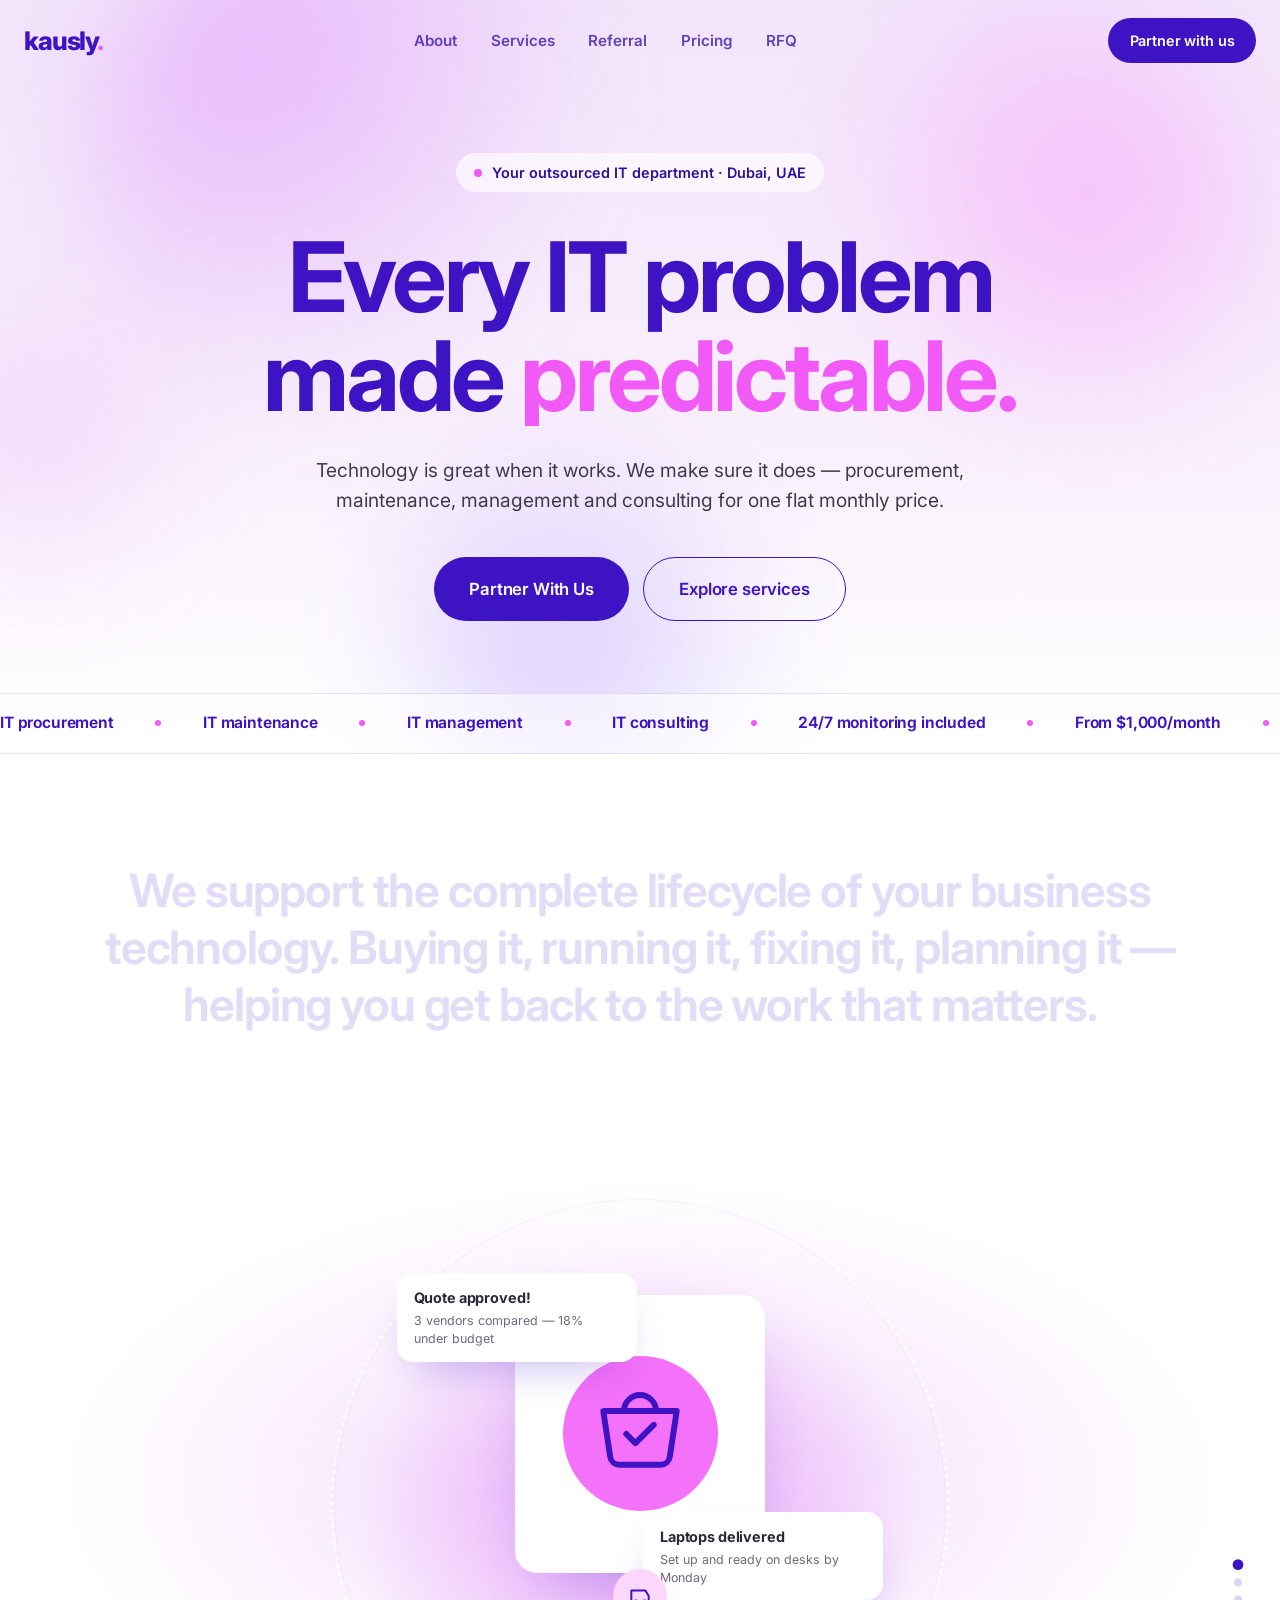
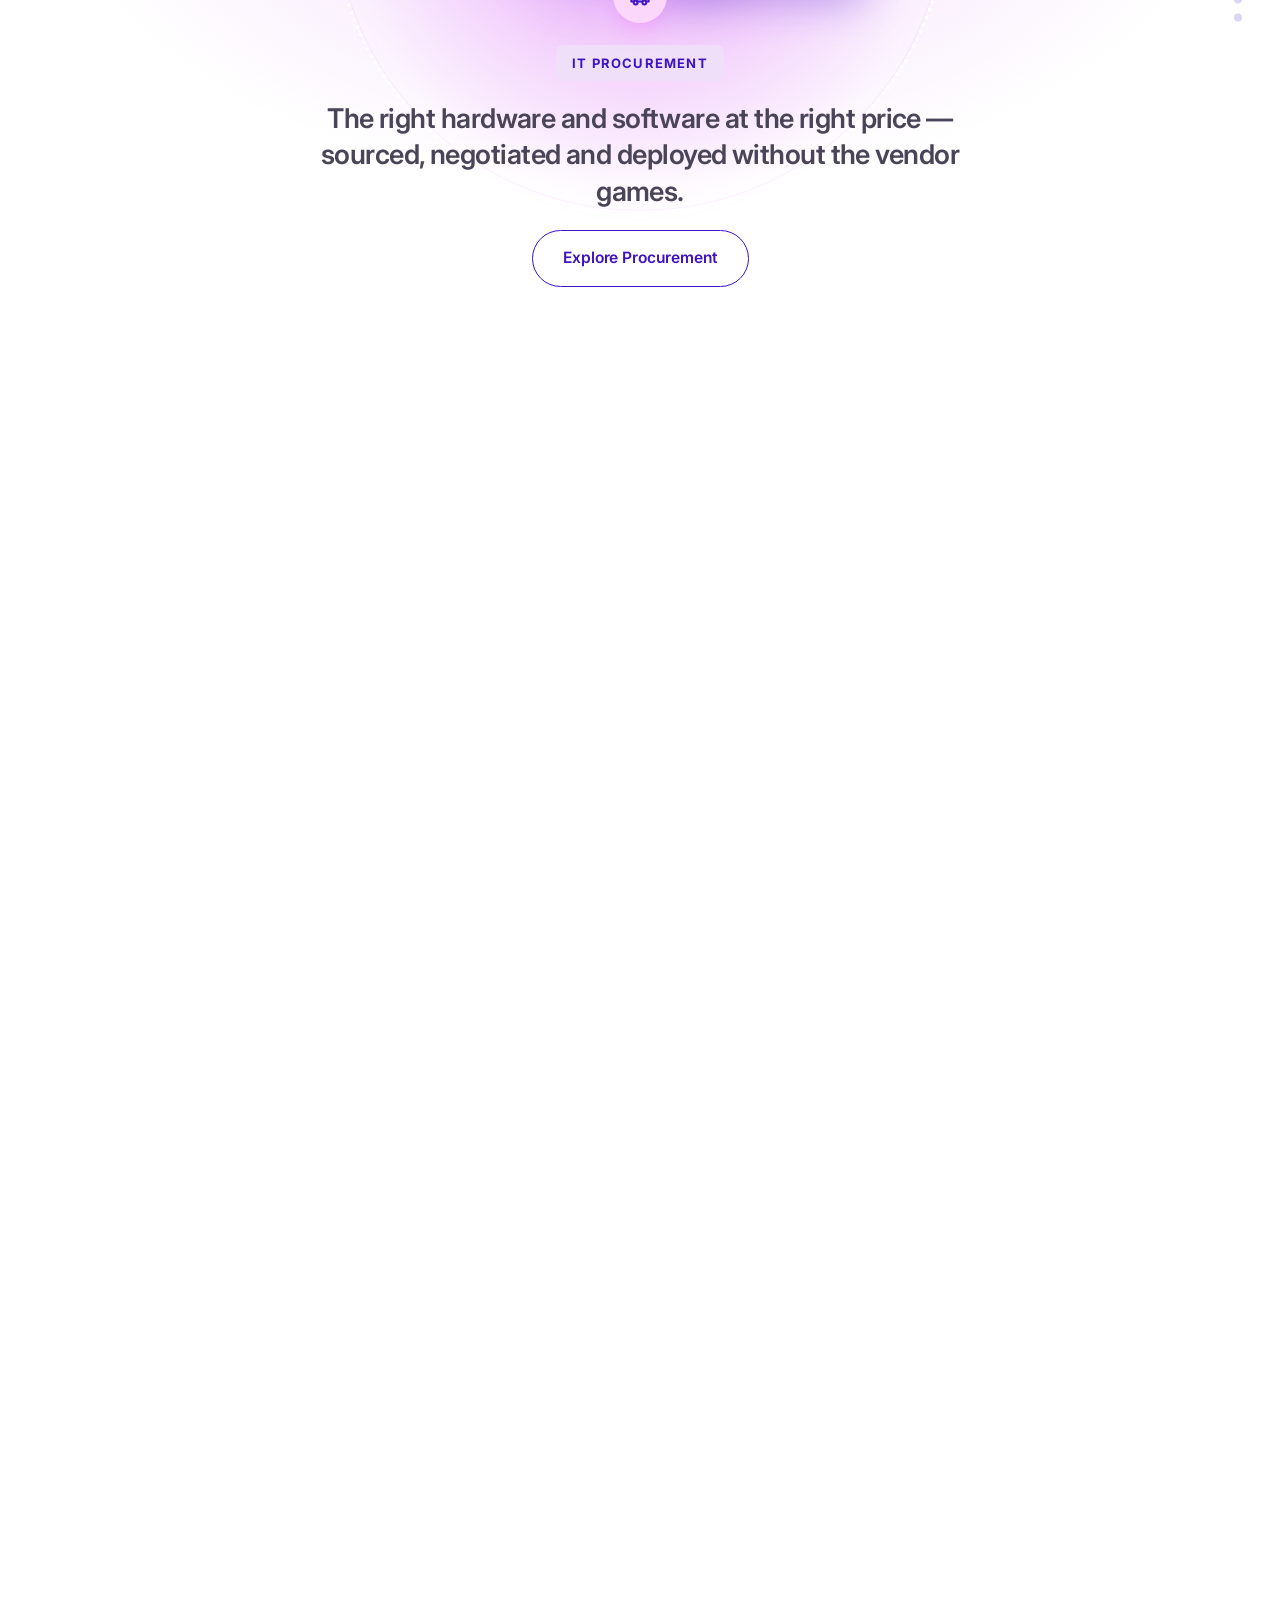
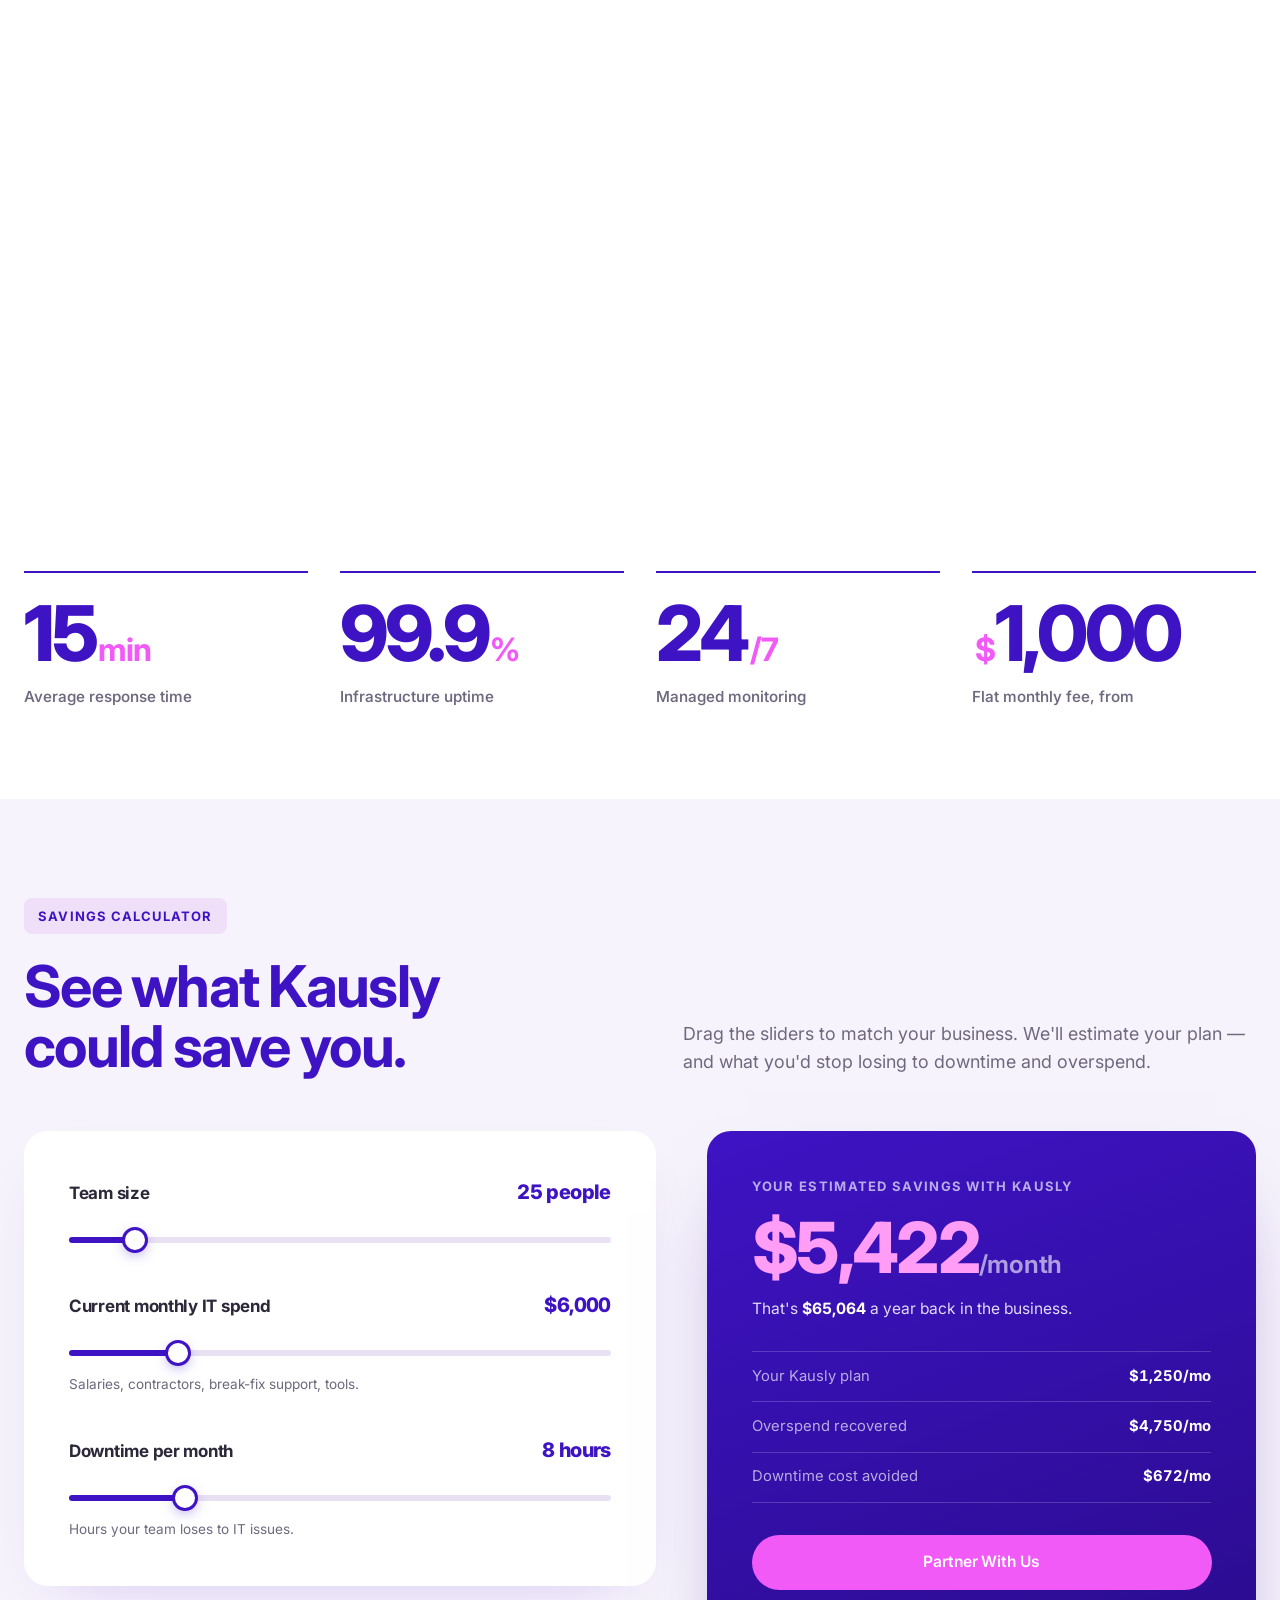
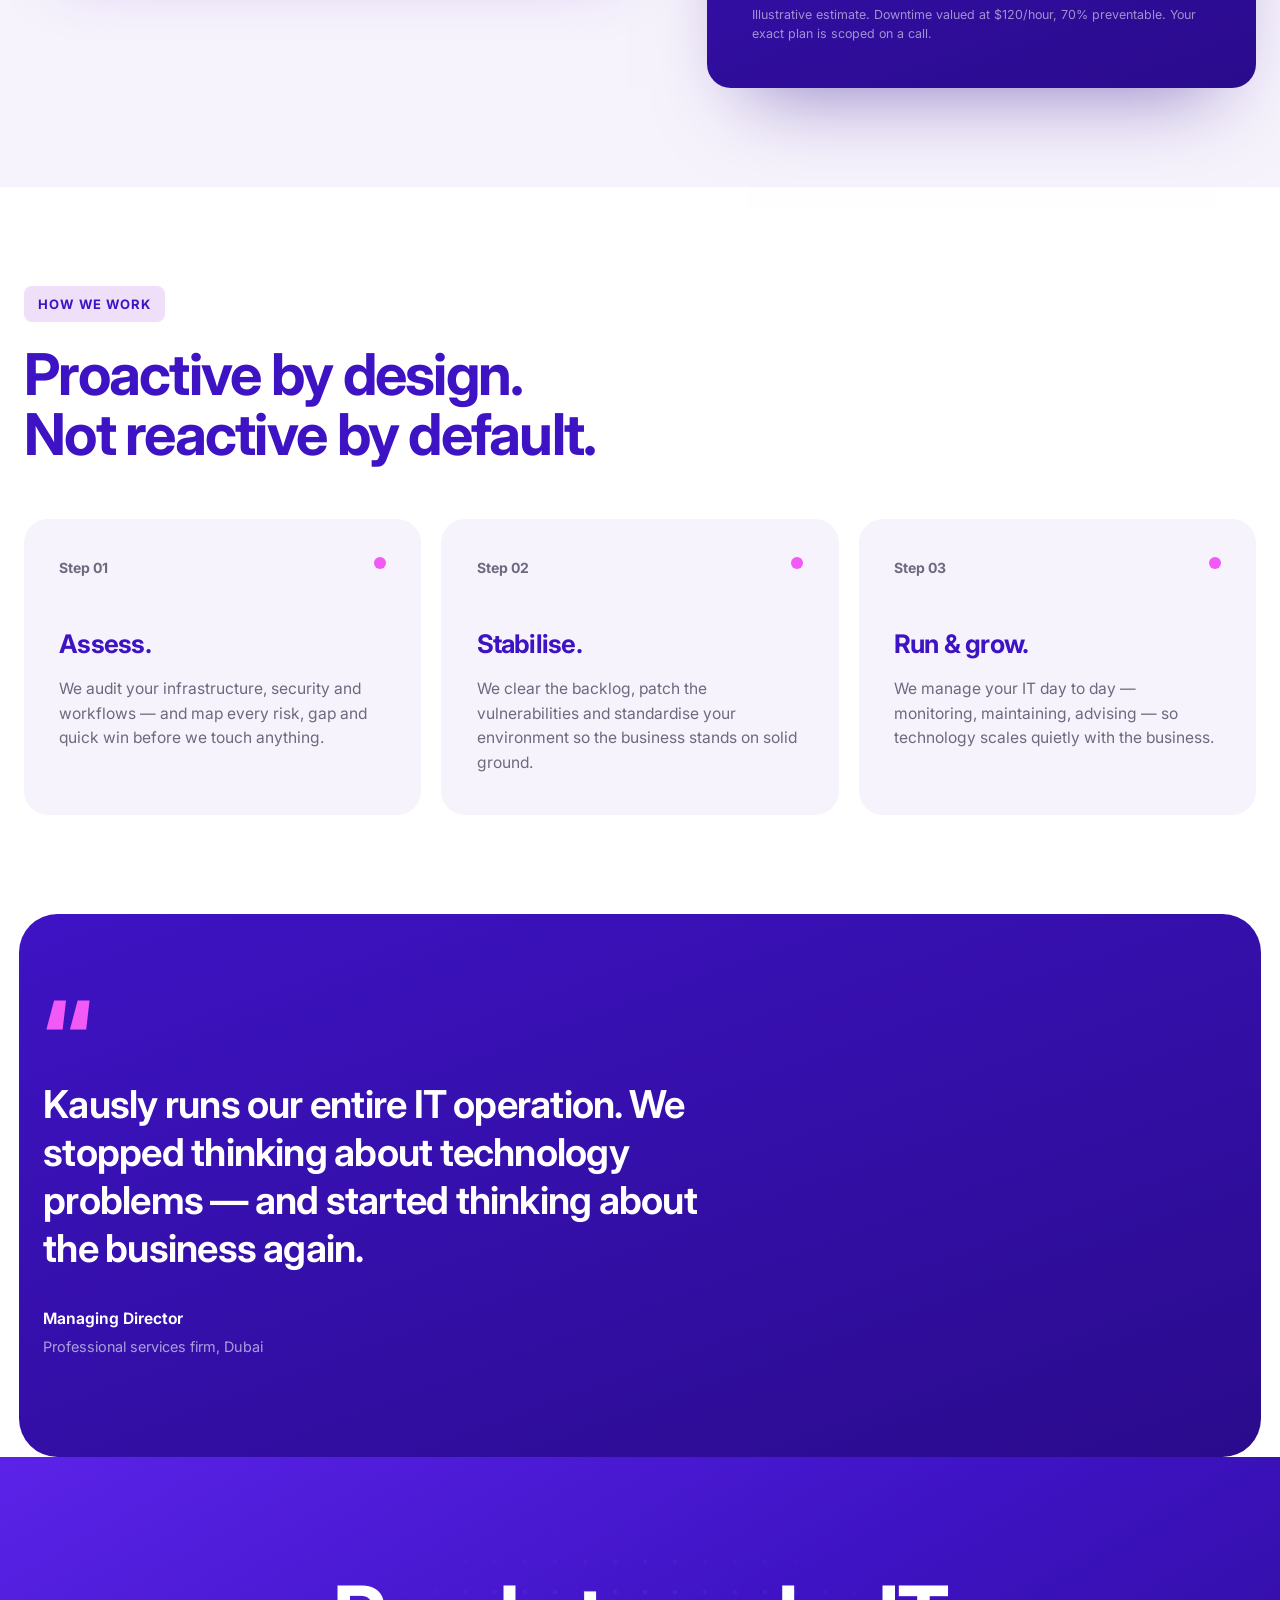
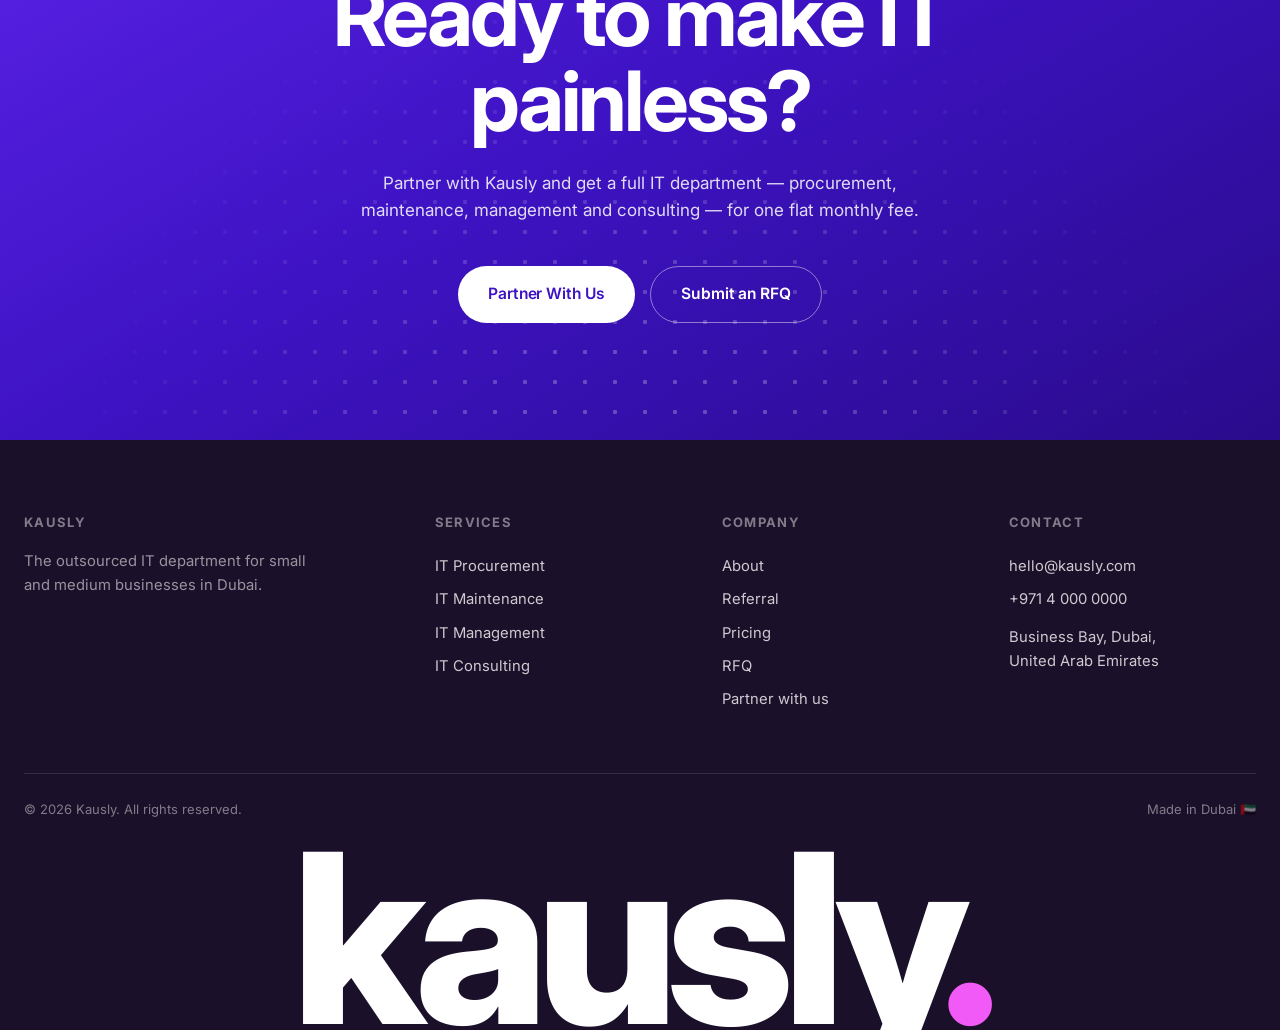
<file: index.html>
<!DOCTYPE html>
<html lang="en">
<head>
  <meta charset="UTF-8" />
  <meta name="viewport" content="width=device-width, initial-scale=1.0" />
  <title>Kausly — Every IT problem made painless</title>
  <meta name="description" content="Kausly is the outsourced IT department for small and medium businesses in Dubai. Procurement, maintenance, management and consulting — from $1,000/month." />
  <link rel="preconnect" href="https://fonts.googleapis.com" />
  <link rel="preconnect" href="https://fonts.gstatic.com" crossorigin />
  <link href="https://fonts.googleapis.com/css2?family=Inter:wght@400;500;600;700;800&display=swap" rel="stylesheet" />
  <link rel="stylesheet" href="styles.css" />
  <link rel="icon" href="data:image/svg+xml,<svg xmlns='http://www.w3.org/2000/svg' viewBox='0 0 32 32'><rect width='32' height='32' rx='16' fill='%233E13C4'/><circle cx='16' cy='22' r='5' fill='%23F25AF8'/></svg>" />
</head>
<body>

  <!-- ============ NAV ============ -->
  <header class="nav" id="nav">
    <div class="container nav__inner">
      <a href="index.html" class="logo" aria-label="Kausly home">kausly<span class="logo__dot">.</span></a>
      <nav class="nav__links" id="navLinks" aria-label="Primary">
        <a href="about.html">About</a>
        <a href="services.html">Services</a>
        <a href="referral.html">Referral</a>
        <a href="pricing.html">Pricing</a>
        <a href="rfq.html">RFQ</a>
        <a href="partner.html" class="mobile-only">Partner with us</a>
      </nav>
      <div class="nav__actions">
        <a href="partner.html" class="btn btn--primary btn--sm"><span>Partner with us</span></a>
        <button class="nav__toggle" id="navToggle" aria-label="Open menu" aria-expanded="false">
          <span></span><span></span>
        </button>
      </div>
    </div>
  </header>

  <main id="top">

    <!-- ============ HERO (centered, liquid gradient) ============ -->
    <section class="hero">
      <div class="liquid" aria-hidden="true">
        <span class="liquid__blob liquid__blob--1"></span>
        <span class="liquid__blob liquid__blob--2"></span>
        <span class="liquid__blob liquid__blob--3"></span>
        <span class="liquid__blob liquid__blob--4"></span>
      </div>
      <div class="container hero__content">
        <p class="hero__eyebrow reveal-up" style="--d:0"><span class="dot" aria-hidden="true"></span>Your outsourced IT department · Dubai, UAE</p>
        <h1 class="hero__title">
          <span class="line-mask"><span class="line reveal-line" style="--d:1">Every IT problem</span></span>
          <span class="line-mask"><span class="line reveal-line" style="--d:2">made <span class="rotator" id="rotator" aria-label="painless"><span class="rotator__word is-active">painless.</span><span class="rotator__word">predictable.</span><span class="rotator__word">invisible.</span><span class="rotator__word">handled.</span></span></span></span>
        </h1>
        <p class="hero__sub reveal-up" style="--d:3">
          Technology is great when it works. We make sure it does — procurement,
          maintenance, management and consulting for one flat monthly price.
        </p>
        <div class="hero__cta reveal-up" style="--d:4">
          <a href="partner.html" class="btn btn--primary btn--lg"><span>Partner With Us</span></a>
          <a href="services.html" class="btn btn--outline btn--lg"><span>Explore services</span></a>
        </div>
      </div>
      <div class="hero__ticker reveal-up" style="--d:5" aria-hidden="true">
        <div class="ticker__track">
          <span>IT procurement</span><i></i><span>IT maintenance</span><i></i><span>IT management</span><i></i><span>IT consulting</span><i></i><span>24/7 monitoring included</span><i></i><span>From $1,000/month</span><i></i>
          <span>IT procurement</span><i></i><span>IT maintenance</span><i></i><span>IT management</span><i></i><span>IT consulting</span><i></i><span>24/7 monitoring included</span><i></i><span>From $1,000/month</span><i></i>
        </div>
      </div>
    </section>

    <!-- ============ BIG STATEMENT ============ -->
    <section class="statement">
      <div class="container">
        <p class="statement__text" id="statement">
          We support the complete lifecycle of your business technology.
          Buying it, running it, fixing it, planning it — helping you get
          back to the work that matters.
        </p>
      </div>
    </section>

    <!-- ============ SERVICES — pinned scroll showcase ============ -->
    <section class="show" id="services">
      <div class="show__pin">
        <div class="show__glow" aria-hidden="true"></div>
        <div class="show__ring" aria-hidden="true"></div>

        <div class="show__scenes">
          <!-- Scene 1 · Procurement -->
          <div class="show__scene is-active" data-scene="0">
            <div class="show__art">
              <div class="art__card">
                <span class="art__circle" aria-hidden="true"></span>
                <svg class="art__icon" viewBox="0 0 48 48" fill="none" aria-hidden="true">
                  <path d="M8 14h32l-3 20a4 4 0 01-4 3.4H15a4 4 0 01-4-3.4L8 14z" stroke="currentColor" stroke-width="2.6" stroke-linejoin="round"/>
                  <path d="M17 14a7 7 0 0114 0" stroke="currentColor" stroke-width="2.6" stroke-linecap="round"/>
                  <path d="M18 24l4 4 8-8" stroke="currentColor" stroke-width="2.6" stroke-linecap="round" stroke-linejoin="round"/>
                </svg>
              </div>
              <div class="art__mini art__mini--tl">
                <strong>Quote approved!</strong>
                <span>3 vendors compared — 18% under budget</span>
              </div>
              <div class="art__mini art__mini--br">
                <strong>Laptops delivered</strong>
                <span>Set up and ready on desks by Monday</span>
              </div>
              <span class="art__badge" aria-hidden="true">
                <svg viewBox="0 0 24 24" fill="none"><path d="M4 7h13l3 5v5h-2M4 7v10h2m8 0H9" stroke="currentColor" stroke-width="1.8" stroke-linecap="round" stroke-linejoin="round"/><circle cx="8" cy="18" r="1.8" stroke="currentColor" stroke-width="1.8"/><circle cx="16" cy="18" r="1.8" stroke="currentColor" stroke-width="1.8"/></svg>
              </span>
            </div>
            <div class="show__info">
              <span class="show__pill">IT Procurement</span>
              <p class="show__lede">The right hardware and software at the right price — sourced, negotiated and deployed without the vendor games.</p>
              <a href="service-procurement.html" class="btn btn--outline"><span>Explore Procurement</span></a>
            </div>
          </div>

          <!-- Scene 2 · Maintenance -->
          <div class="show__scene" data-scene="1">
            <div class="show__art">
              <div class="art__card">
                <span class="art__circle" aria-hidden="true"></span>
                <svg class="art__icon" viewBox="0 0 48 48" fill="none" aria-hidden="true">
                  <path d="M29 10a9 9 0 00-11.6 11L9 29.4a4.2 4.2 0 006 6l8.3-8.4A9 9 0 0038 15.6l-6 6-5.6-1.4L25 14.6l6-6c-.6-.3-1.3-.5-2-.6z" stroke="currentColor" stroke-width="2.6" stroke-linejoin="round"/>
                </svg>
              </div>
              <div class="art__mini art__mini--tl">
                <strong>Patch deployed</strong>
                <span>42 devices updated overnight — zero downtime</span>
              </div>
              <div class="art__mini art__mini--br">
                <strong>Ticket resolved</strong>
                <span>Printer back online in 11 minutes</span>
              </div>
              <span class="art__badge" aria-hidden="true">
                <svg viewBox="0 0 24 24" fill="none"><path d="M12 3l7 3v5c0 4.5-3 8.5-7 10-4-1.5-7-5.5-7-10V6l7-3z" stroke="currentColor" stroke-width="1.8" stroke-linejoin="round"/><path d="M9 12l2 2 4-4" stroke="currentColor" stroke-width="1.8" stroke-linecap="round" stroke-linejoin="round"/></svg>
              </span>
            </div>
            <div class="show__info">
              <span class="show__pill">IT Maintenance</span>
              <p class="show__lede">Systems that stay healthy, patched and secure — most issues are fixed before your team ever notices them.</p>
              <a href="service-maintenance.html" class="btn btn--outline"><span>Explore Maintenance</span></a>
            </div>
          </div>

          <!-- Scene 3 · Management -->
          <div class="show__scene" data-scene="2">
            <div class="show__art">
              <div class="art__card">
                <span class="art__circle" aria-hidden="true"></span>
                <svg class="art__icon" viewBox="0 0 48 48" fill="none" aria-hidden="true">
                  <rect x="7" y="9" width="34" height="22" rx="3" stroke="currentColor" stroke-width="2.6"/>
                  <path d="M14 39h20M24 31v8" stroke="currentColor" stroke-width="2.6" stroke-linecap="round"/>
                  <path d="M13 24l5-5 4 3 7-7" stroke="currentColor" stroke-width="2.6" stroke-linecap="round" stroke-linejoin="round"/>
                </svg>
              </div>
              <div class="art__mini art__mini--tl">
                <strong>All systems operational</strong>
                <span>99.9% uptime — 24/7 monitoring active</span>
              </div>
              <div class="art__mini art__mini--br">
                <strong>New starter ready</strong>
                <span>Accounts, laptop and access — day one</span>
              </div>
              <span class="art__badge" aria-hidden="true">
                <svg viewBox="0 0 24 24" fill="none"><path d="M3 13h4l2.5-6 4 10 2.5-6H21" stroke="currentColor" stroke-width="1.8" stroke-linecap="round" stroke-linejoin="round"/></svg>
              </span>
            </div>
            <div class="show__info">
              <span class="show__pill">IT Management</span>
              <p class="show__lede">Your entire IT estate run end-to-end — users, devices, networks, cloud and security, watched around the clock.</p>
              <a href="service-management.html" class="btn btn--outline"><span>Explore Management</span></a>
            </div>
          </div>

          <!-- Scene 4 · Consulting -->
          <div class="show__scene" data-scene="3">
            <div class="show__art">
              <div class="art__card">
                <span class="art__circle" aria-hidden="true"></span>
                <svg class="art__icon" viewBox="0 0 48 48" fill="none" aria-hidden="true">
                  <circle cx="24" cy="24" r="17" stroke="currentColor" stroke-width="2.6"/>
                  <path d="M30 18l-3.4 8.6L18 30l3.4-8.6L30 18z" stroke="currentColor" stroke-width="2.6" stroke-linejoin="round"/>
                </svg>
              </div>
              <div class="art__mini art__mini--tl">
                <strong>Roadmap approved</strong>
                <span>12-month plan, budgeted to the dirham</span>
              </div>
              <div class="art__mini art__mini--br">
                <strong>Migration complete</strong>
                <span>Moved to the cloud with zero data loss</span>
              </div>
              <span class="art__badge" aria-hidden="true">
                <svg viewBox="0 0 24 24" fill="none"><path d="M12 3v3M12 18v3M3 12h3M18 12h3M5.6 5.6l2.1 2.1M16.3 16.3l2.1 2.1M18.4 5.6l-2.1 2.1M7.7 16.3l-2.1 2.1" stroke="currentColor" stroke-width="1.8" stroke-linecap="round"/><circle cx="12" cy="12" r="3.5" stroke="currentColor" stroke-width="1.8"/></svg>
              </span>
            </div>
            <div class="show__info">
              <span class="show__pill">IT Consulting</span>
              <p class="show__lede">Senior technology guidance on demand — roadmaps, budgets, audits and migrations that point tech where the business is going.</p>
              <a href="service-consulting.html" class="btn btn--outline"><span>Explore Consulting</span></a>
            </div>
          </div>
        </div>

        <div class="show__progress" aria-hidden="true">
          <span class="is-on"></span><span></span><span></span><span></span>
        </div>
      </div>
    </section>

    <!-- ============ STATS ============ -->
    <section class="stats">
      <div class="container stats__grid" data-reveal>
        <div class="bigstat" style="--i:0">
          <span class="bigstat__value"><span data-count="15">0</span><em>min</em></span>
          <span class="bigstat__label">Average response time</span>
        </div>
        <div class="bigstat" style="--i:1">
          <span class="bigstat__value"><span data-count="99.9" data-decimals="1">0</span><em>%</em></span>
          <span class="bigstat__label">Infrastructure uptime</span>
        </div>
        <div class="bigstat" style="--i:2">
          <span class="bigstat__value">24<em>/7</em></span>
          <span class="bigstat__label">Managed monitoring</span>
        </div>
        <div class="bigstat" style="--i:3">
          <span class="bigstat__value"><em>$</em><span data-count="1000" data-group="1">0</span></span>
          <span class="bigstat__label">Flat monthly fee, from</span>
        </div>
      </div>
    </section>

    <!-- ============ SAVINGS CALCULATOR ============ -->
    <section class="section section--tint" id="calculator">
      <div class="container">
        <div class="section__head" data-reveal>
          <div>
            <p class="eyebrow" style="--i:0">Savings calculator</p>
            <h2 class="h2" style="--i:1">See what Kausly<br />could save you.</h2>
          </div>
          <p class="section__lede" style="--i:2">Drag the sliders to match your business. We'll estimate your plan — and what you'd stop losing to downtime and overspend.</p>
        </div>

        <div class="calc" data-reveal>
          <div class="calc__inputs" style="--i:0">
            <div class="calc__field">
              <div class="calc__label">
                <span>Team size</span>
                <output id="teamOut" for="teamRange">25 people</output>
              </div>
              <input type="range" id="teamRange" min="5" max="200" step="5" value="25" aria-label="Team size" />
            </div>
            <div class="calc__field">
              <div class="calc__label">
                <span>Current monthly IT spend</span>
                <output id="spendOut" for="spendRange">$6,000</output>
              </div>
              <input type="range" id="spendRange" min="500" max="30000" step="250" value="6000" aria-label="Current monthly IT spend" />
              <p class="calc__hint">Salaries, contractors, break-fix support, tools.</p>
            </div>
            <div class="calc__field">
              <div class="calc__label">
                <span>Downtime per month</span>
                <output id="downOut" for="downRange">8 hours</output>
              </div>
              <input type="range" id="downRange" min="0" max="40" step="1" value="8" aria-label="Downtime hours per month" />
              <p class="calc__hint">Hours your team loses to IT issues.</p>
            </div>
          </div>

          <div class="calc__result" style="--i:1">
            <p class="calc__result-label">Your estimated savings with Kausly</p>
            <p class="calc__saving"><span id="savingMonthly">$0</span><em>/month</em></p>
            <p class="calc__annual">That's <strong id="savingAnnual">$0</strong> a year back in the business.</p>
            <ul class="calc__breakdown">
              <li><span>Your Kausly plan</span><strong id="planPrice">$1,000/mo</strong></li>
              <li><span>Overspend recovered</span><strong id="overspend">$0/mo</strong></li>
              <li><span>Downtime cost avoided</span><strong id="downSaved">$0/mo</strong></li>
            </ul>
            <a href="partner.html" class="btn btn--pink btn--block"><span>Partner With Us</span></a>
            <p class="calc__fine">Illustrative estimate. Downtime valued at $120/hour, 70% preventable. Your exact plan is scoped on a call.</p>
          </div>
        </div>
      </div>
    </section>

    <!-- ============ HOW WE WORK ============ -->
    <section class="section" id="how-we-work">
      <div class="container">
        <div class="section__head" data-reveal>
          <div>
            <p class="eyebrow" style="--i:0">How we work</p>
            <h2 class="h2" style="--i:1">Proactive by design.<br />Not reactive by default.</h2>
          </div>
        </div>
        <div class="steps" data-reveal>
          <div class="step" style="--i:0">
            <span class="step__dot" aria-hidden="true"></span>
            <span class="step__num">Step 01</span>
            <h3>Assess.</h3>
            <p>We audit your infrastructure, security and workflows — and map every risk, gap and quick win before we touch anything.</p>
          </div>
          <div class="step" style="--i:1">
            <span class="step__dot" aria-hidden="true"></span>
            <span class="step__num">Step 02</span>
            <h3>Stabilise.</h3>
            <p>We clear the backlog, patch the vulnerabilities and standardise your environment so the business stands on solid ground.</p>
          </div>
          <div class="step" style="--i:2">
            <span class="step__dot" aria-hidden="true"></span>
            <span class="step__num">Step 03</span>
            <h3>Run &amp; grow.</h3>
            <p>We manage your IT day to day — monitoring, maintaining, advising — so technology scales quietly with the business.</p>
          </div>
        </div>
      </div>
    </section>

    <!-- ============ QUOTE ============ -->
    <section class="section section--deep">
      <div class="container" data-reveal>
        <p class="quote__mark" style="--i:0" aria-hidden="true">“</p>
        <blockquote class="quote" style="--i:1">
          <p>Kausly runs our entire IT operation. We stopped thinking about technology problems — and started thinking about the business again.</p>
          <footer>
            <span class="quote__name">Managing Director</span>
            <span class="quote__role">Professional services firm, Dubai</span>
          </footer>
        </blockquote>
      </div>
    </section>

    <!-- ============ CTA ============ -->
    <section class="cta">
      <div class="cta__dots" aria-hidden="true"></div>
      <div class="container" data-reveal>
        <h2 class="cta__title" style="--i:0">Ready to make IT<br />painless?</h2>
        <p class="cta__sub" style="--i:1">
          Partner with Kausly and get a full IT department — procurement,
          maintenance, management and consulting — for one flat monthly fee.
        </p>
        <div class="cta__actions" style="--i:2">
          <a href="partner.html" class="btn btn--light"><span>Partner With Us</span></a>
          <a href="rfq.html" class="btn btn--outline-light"><span>Submit an RFQ</span></a>
        </div>
      </div>
    </section>

  </main>

  <!-- ============ FOOTER ============ -->
  <footer class="footer">
    <div class="container footer__inner">
      <div class="footer__col footer__col--brand">
        <p class="footer__head">Kausly</p>
        <p class="footer__desc">The outsourced IT department for small and medium businesses in Dubai.</p>
      </div>
      <div class="footer__col">
        <p class="footer__head">Services</p>
        <a href="service-procurement.html">IT Procurement</a>
        <a href="service-maintenance.html">IT Maintenance</a>
        <a href="service-management.html">IT Management</a>
        <a href="service-consulting.html">IT Consulting</a>
      </div>
      <div class="footer__col">
        <p class="footer__head">Company</p>
        <a href="about.html">About</a>
        <a href="referral.html">Referral</a>
        <a href="pricing.html">Pricing</a>
        <a href="rfq.html">RFQ</a>
        <a href="partner.html">Partner with us</a>
      </div>
      <div class="footer__col">
        <p class="footer__head">Contact</p>
        <a href="mailto:hello@kausly.com">hello@kausly.com</a>
        <a href="tel:+97140000000">+971 4 000 0000</a>
        <p class="footer__addr">Business Bay, Dubai,<br />United Arab Emirates</p>
      </div>
    </div>
    <div class="container footer__meta">
      <p>© 2026 Kausly. All rights reserved.</p>
      <p>Made in Dubai 🇦🇪</p>
    </div>
    <div class="footer__wordmark" aria-hidden="true">
      <span data-reveal style="--i:0">kausly<i>.</i></span>
    </div>
  </footer>

  <script src="script.js"></script>
</body>
</html>
</file>
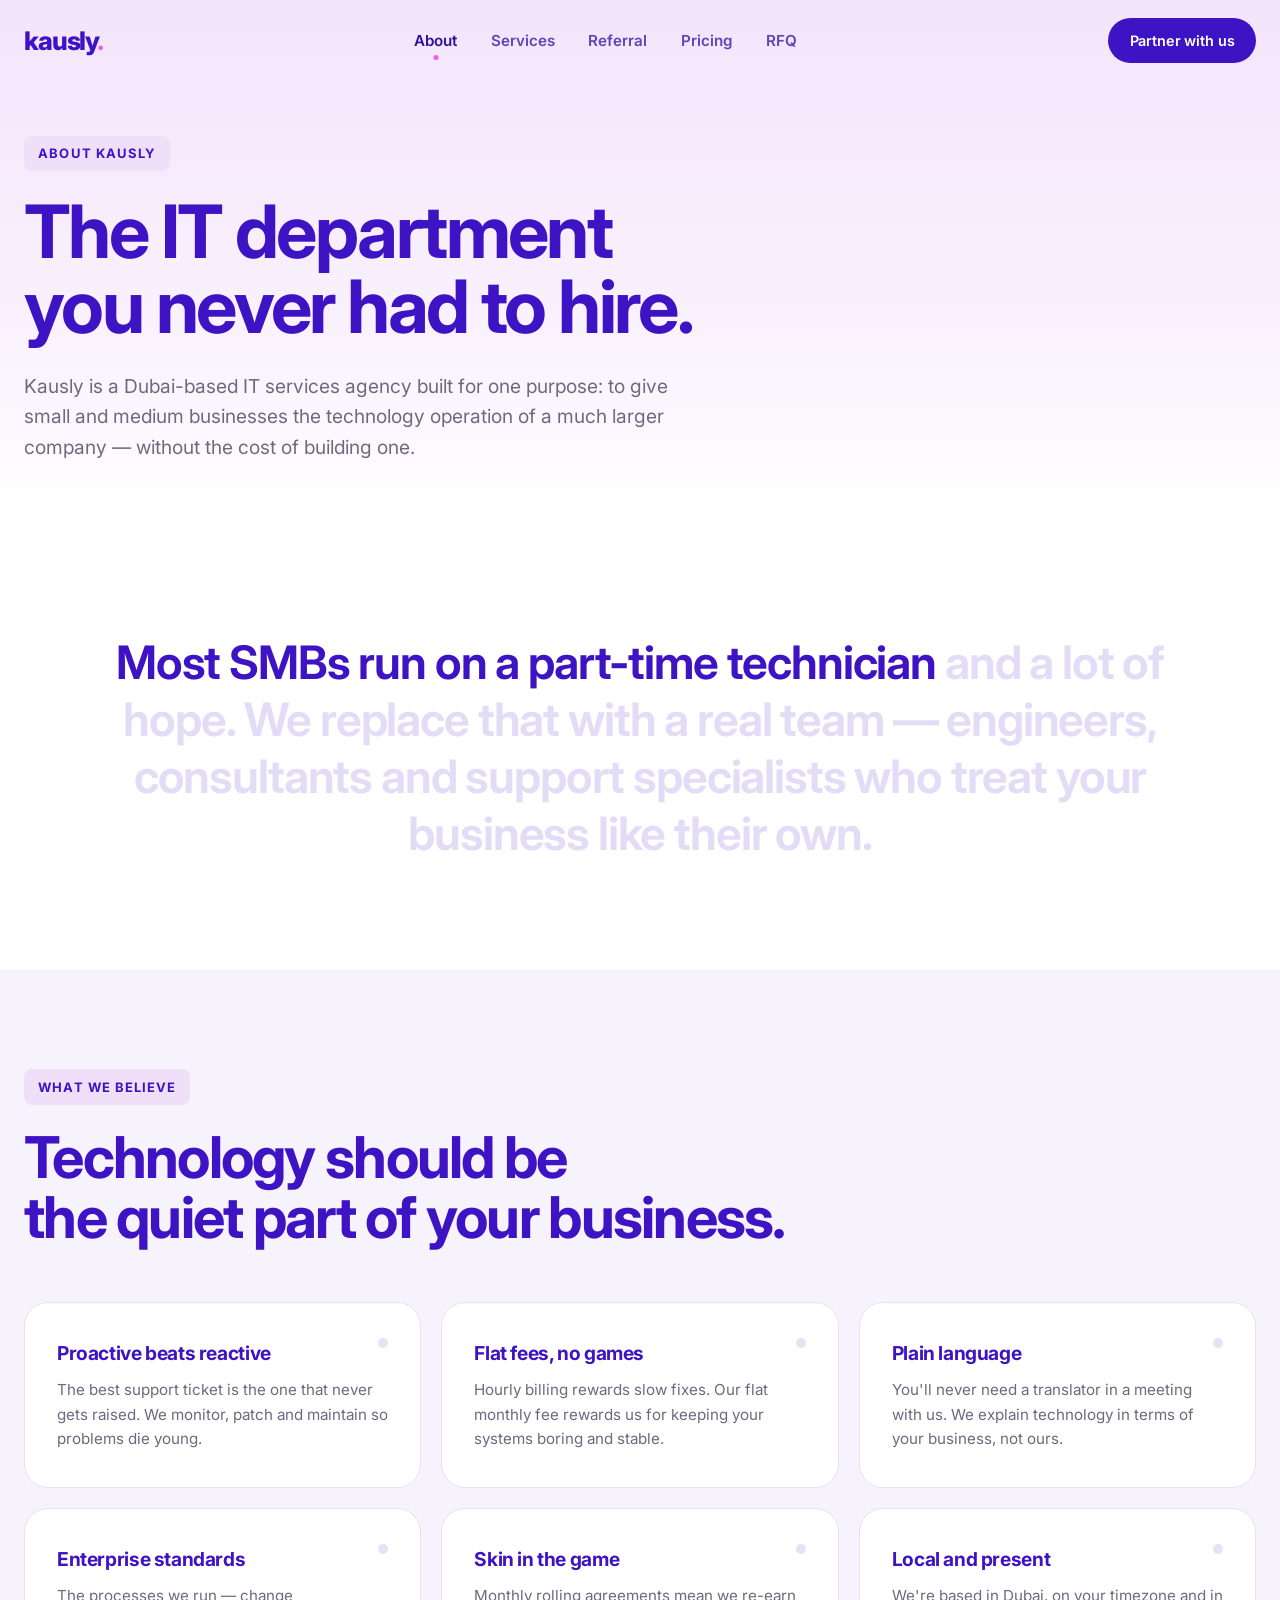
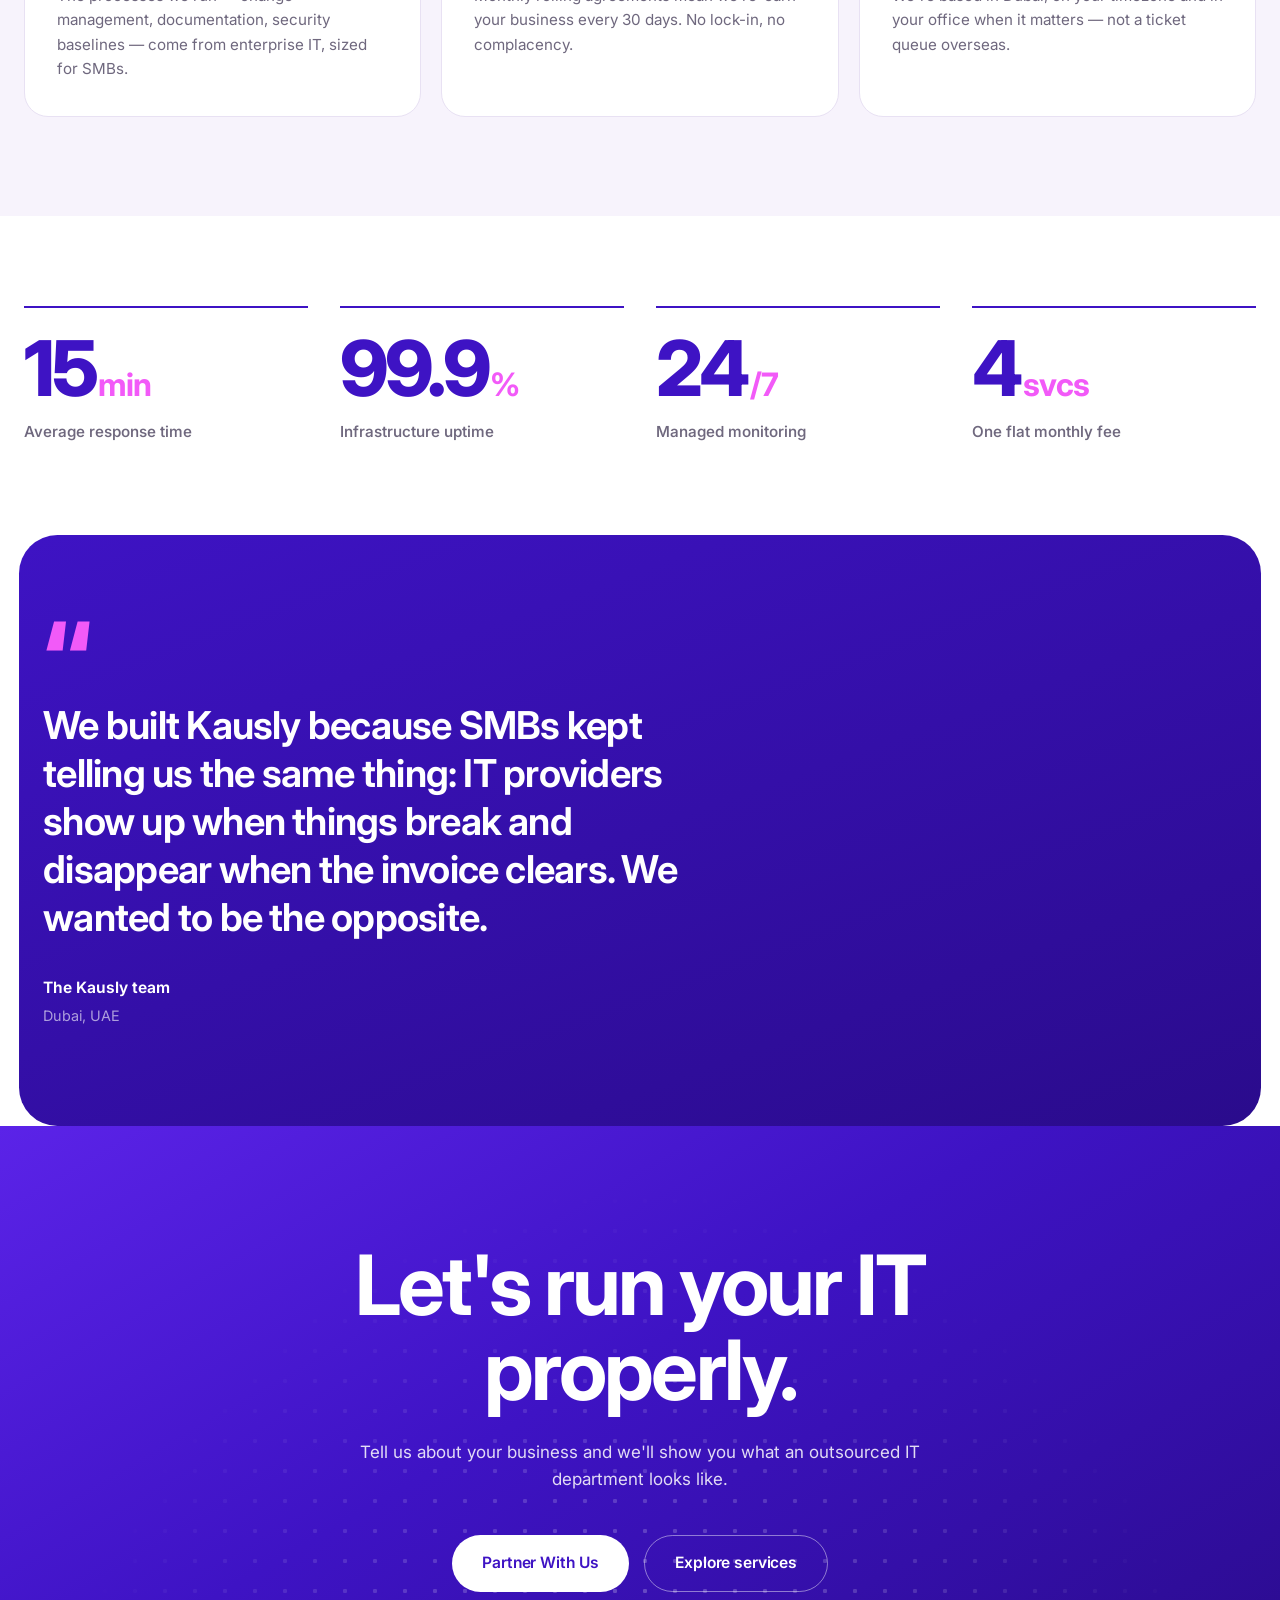
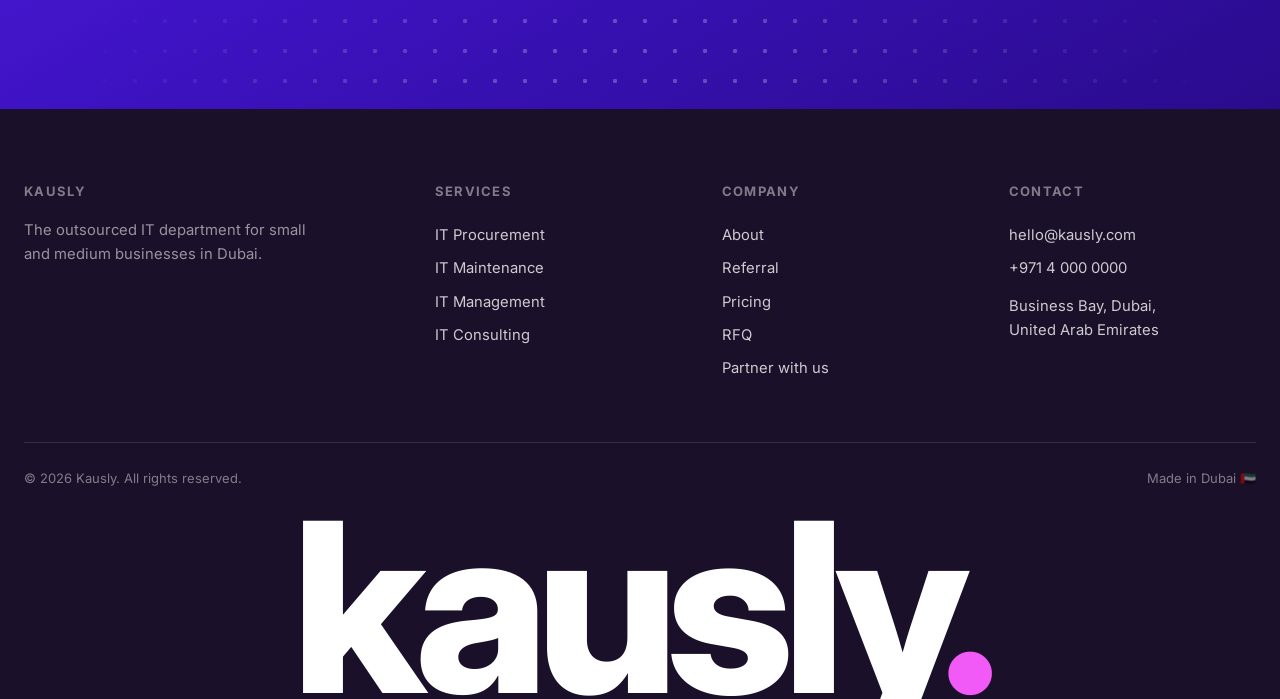
<file: about.html>
<!DOCTYPE html>
<html lang="en">
<head>
  <meta charset="UTF-8" />
  <meta name="viewport" content="width=device-width, initial-scale=1.0" />
  <title>About — Kausly</title>
  <meta name="description" content="Kausly is a Dubai-based IT services agency acting as the outsourced IT department for small and medium businesses." />
  <link rel="preconnect" href="https://fonts.googleapis.com" />
  <link rel="preconnect" href="https://fonts.gstatic.com" crossorigin />
  <link href="https://fonts.googleapis.com/css2?family=Inter:wght@400;500;600;700;800&display=swap" rel="stylesheet" />
  <link rel="stylesheet" href="styles.css" />
  <link rel="icon" href="data:image/svg+xml,<svg xmlns='http://www.w3.org/2000/svg' viewBox='0 0 32 32'><rect width='32' height='32' rx='16' fill='%233E13C4'/><circle cx='16' cy='22' r='5' fill='%23F25AF8'/></svg>" />
</head>
<body>

  <header class="nav" id="nav">
    <div class="container nav__inner">
      <a href="index.html" class="logo" aria-label="Kausly home">kausly<span class="logo__dot">.</span></a>
      <nav class="nav__links" id="navLinks" aria-label="Primary">
        <a href="about.html">About</a>
        <a href="services.html">Services</a>
        <a href="referral.html">Referral</a>
        <a href="pricing.html">Pricing</a>
        <a href="rfq.html">RFQ</a>
        <a href="partner.html" class="mobile-only">Partner with us</a>
      </nav>
      <div class="nav__actions">
        <a href="partner.html" class="btn btn--primary btn--sm"><span>Partner with us</span></a>
        <button class="nav__toggle" id="navToggle" aria-label="Open menu" aria-expanded="false"><span></span><span></span></button>
      </div>
    </div>
  </header>

  <main>
    <section class="phero">
      <div class="container">
        <p class="eyebrow reveal-up" style="--d:0">About Kausly</p>
        <h1 class="phero__title">
          <span class="line-mask"><span class="line reveal-line" style="--d:1">The IT department</span></span>
          <span class="line-mask"><span class="line reveal-line" style="--d:2">you never had to hire.</span></span>
        </h1>
        <p class="phero__sub reveal-up" style="--d:3">
          Kausly is a Dubai-based IT services agency built for one purpose: to give
          small and medium businesses the technology operation of a much larger
          company — without the cost of building one.
        </p>
      </div>
    </section>

    <section class="statement">
      <div class="container">
        <p class="statement__text" id="statement">
          Most SMBs run on a part-time technician and a lot of hope. We
          replace that with a real team — engineers, consultants and support
          specialists who treat your business like their own.
        </p>
      </div>
    </section>

    <section class="section section--tint">
      <div class="container">
        <div class="section__head" data-reveal>
          <div>
            <p class="eyebrow" style="--i:0">What we believe</p>
            <h2 class="h2" style="--i:1">Technology should be<br />the quiet part of your business.</h2>
          </div>
        </div>
        <div class="grid-cards">
          <article class="card" data-reveal style="--i:0">
            <h3>Proactive beats reactive</h3>
            <p>The best support ticket is the one that never gets raised. We monitor, patch and maintain so problems die young.</p>
          </article>
          <article class="card" data-reveal style="--i:1">
            <h3>Flat fees, no games</h3>
            <p>Hourly billing rewards slow fixes. Our flat monthly fee rewards us for keeping your systems boring and stable.</p>
          </article>
          <article class="card" data-reveal style="--i:2">
            <h3>Plain language</h3>
            <p>You'll never need a translator in a meeting with us. We explain technology in terms of your business, not ours.</p>
          </article>
          <article class="card" data-reveal style="--i:3">
            <h3>Enterprise standards</h3>
            <p>The processes we run — change management, documentation, security baselines — come from enterprise IT, sized for SMBs.</p>
          </article>
          <article class="card" data-reveal style="--i:4">
            <h3>Skin in the game</h3>
            <p>Monthly rolling agreements mean we re-earn your business every 30 days. No lock-in, no complacency.</p>
          </article>
          <article class="card" data-reveal style="--i:5">
            <h3>Local and present</h3>
            <p>We're based in Dubai, on your timezone and in your office when it matters — not a ticket queue overseas.</p>
          </article>
        </div>
      </div>
    </section>

    <section class="stats">
      <div class="container stats__grid" data-reveal>
        <div class="bigstat" style="--i:0">
          <span class="bigstat__value"><span data-count="15">0</span><em>min</em></span>
          <span class="bigstat__label">Average response time</span>
        </div>
        <div class="bigstat" style="--i:1">
          <span class="bigstat__value"><span data-count="99.9" data-decimals="1">0</span><em>%</em></span>
          <span class="bigstat__label">Infrastructure uptime</span>
        </div>
        <div class="bigstat" style="--i:2">
          <span class="bigstat__value">24<em>/7</em></span>
          <span class="bigstat__label">Managed monitoring</span>
        </div>
        <div class="bigstat" style="--i:3">
          <span class="bigstat__value"><span data-count="4">0</span><em>svcs</em></span>
          <span class="bigstat__label">One flat monthly fee</span>
        </div>
      </div>
    </section>

    <section class="section section--deep">
      <div class="container" data-reveal>
        <p class="quote__mark" style="--i:0" aria-hidden="true">“</p>
        <blockquote class="quote" style="--i:1">
          <p>We built Kausly because SMBs kept telling us the same thing: IT providers show up when things break and disappear when the invoice clears. We wanted to be the opposite.</p>
          <footer>
            <span class="quote__name">The Kausly team</span>
            <span class="quote__role">Dubai, UAE</span>
          </footer>
        </blockquote>
      </div>
    </section>

    <section class="cta">
      <div class="cta__dots" aria-hidden="true"></div>
      <div class="container" data-reveal>
        <h2 class="cta__title" style="--i:0">Let's run your IT<br />properly.</h2>
        <p class="cta__sub" style="--i:1">Tell us about your business and we'll show you what an outsourced IT department looks like.</p>
        <div class="cta__actions" style="--i:2">
          <a href="partner.html" class="btn btn--light"><span>Partner With Us</span></a>
          <a href="services.html" class="btn btn--outline-light"><span>Explore services</span></a>
        </div>
      </div>
    </section>
  </main>

  <footer class="footer">
    <div class="container footer__inner">
      <div class="footer__col footer__col--brand">
        <p class="footer__head">Kausly</p>
        <p class="footer__desc">The outsourced IT department for small and medium businesses in Dubai.</p>
      </div>
      <div class="footer__col">
        <p class="footer__head">Services</p>
        <a href="service-procurement.html">IT Procurement</a>
        <a href="service-maintenance.html">IT Maintenance</a>
        <a href="service-management.html">IT Management</a>
        <a href="service-consulting.html">IT Consulting</a>
      </div>
      <div class="footer__col">
        <p class="footer__head">Company</p>
        <a href="about.html">About</a>
        <a href="referral.html">Referral</a>
        <a href="pricing.html">Pricing</a>
        <a href="rfq.html">RFQ</a>
        <a href="partner.html">Partner with us</a>
      </div>
      <div class="footer__col">
        <p class="footer__head">Contact</p>
        <a href="mailto:hello@kausly.com">hello@kausly.com</a>
        <a href="tel:+97140000000">+971 4 000 0000</a>
        <p class="footer__addr">Business Bay, Dubai,<br />United Arab Emirates</p>
      </div>
    </div>
    <div class="container footer__meta">
      <p>© 2026 Kausly. All rights reserved.</p>
      <p>Made in Dubai 🇦🇪</p>
    </div>
    <div class="footer__wordmark" aria-hidden="true">
      <span data-reveal style="--i:0">kausly<i>.</i></span>
    </div>
  </footer>

  <script src="script.js"></script>
</body>
</html>
</file>
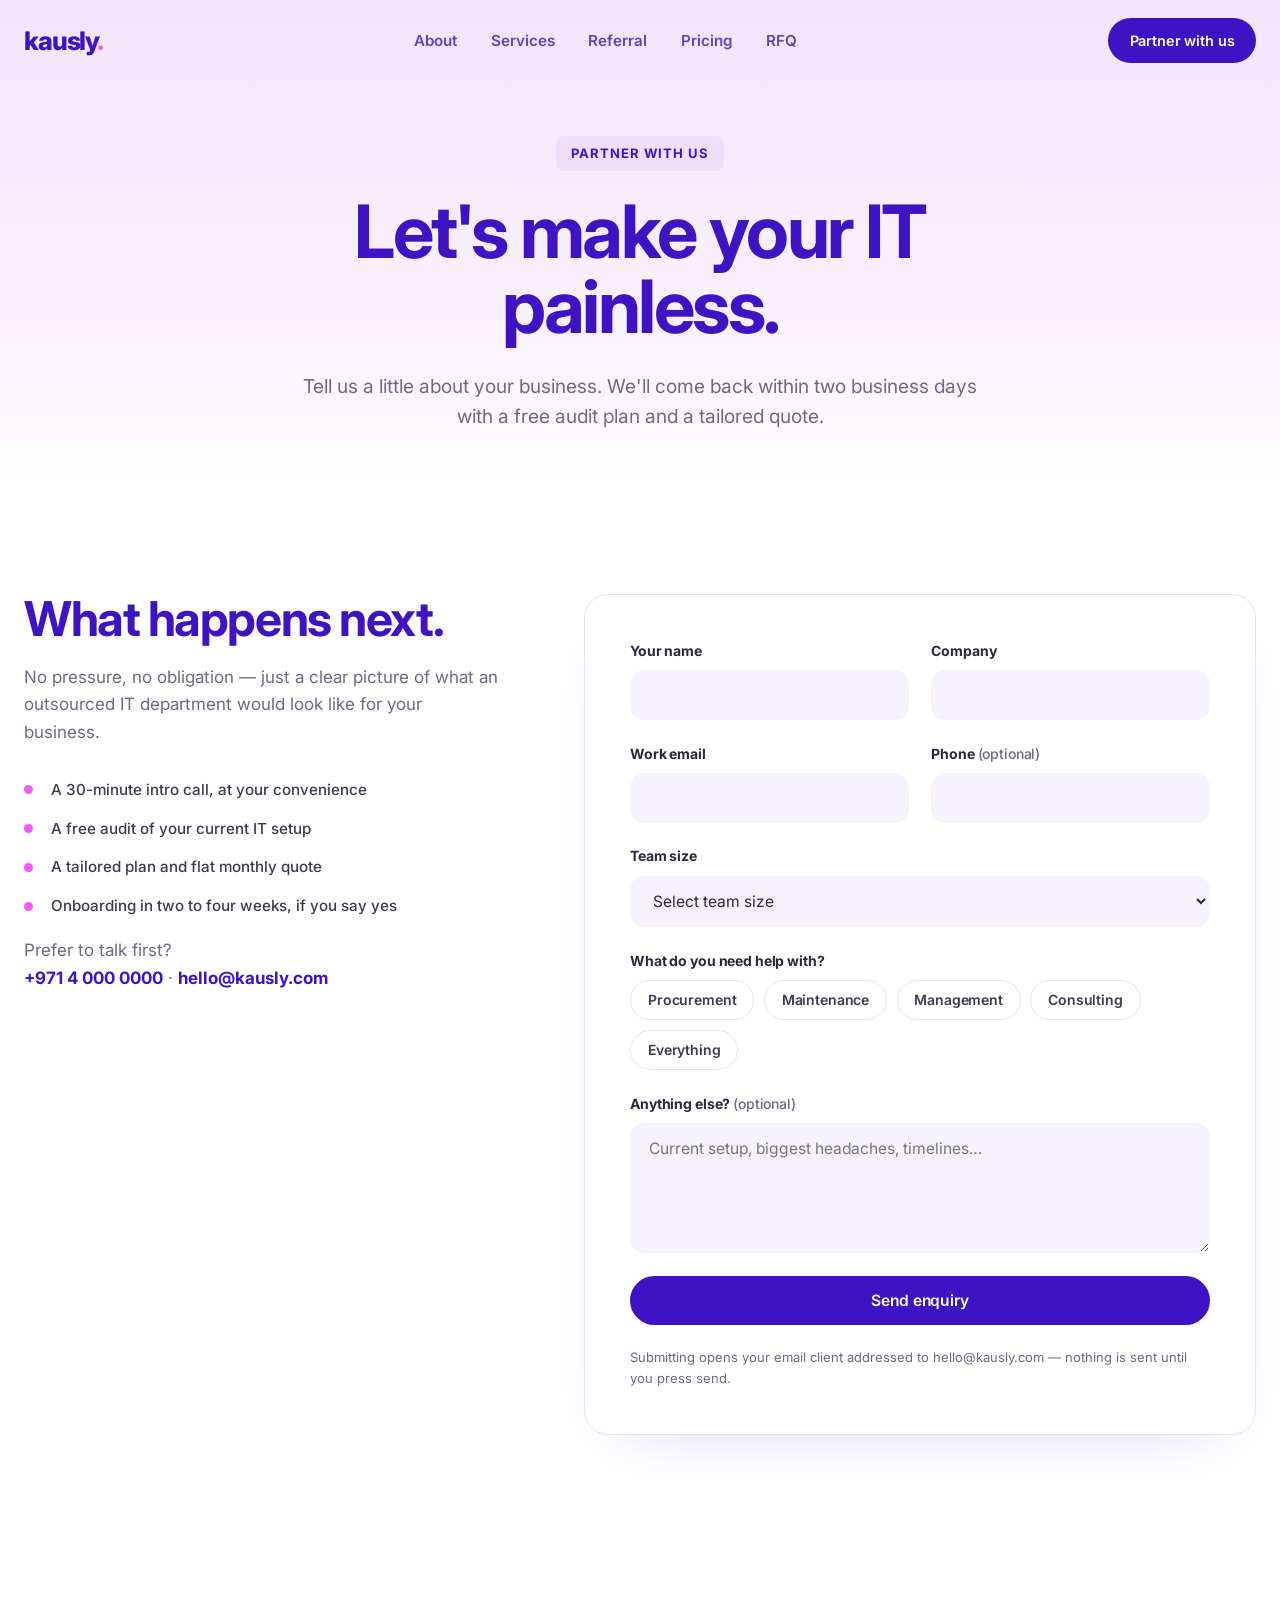
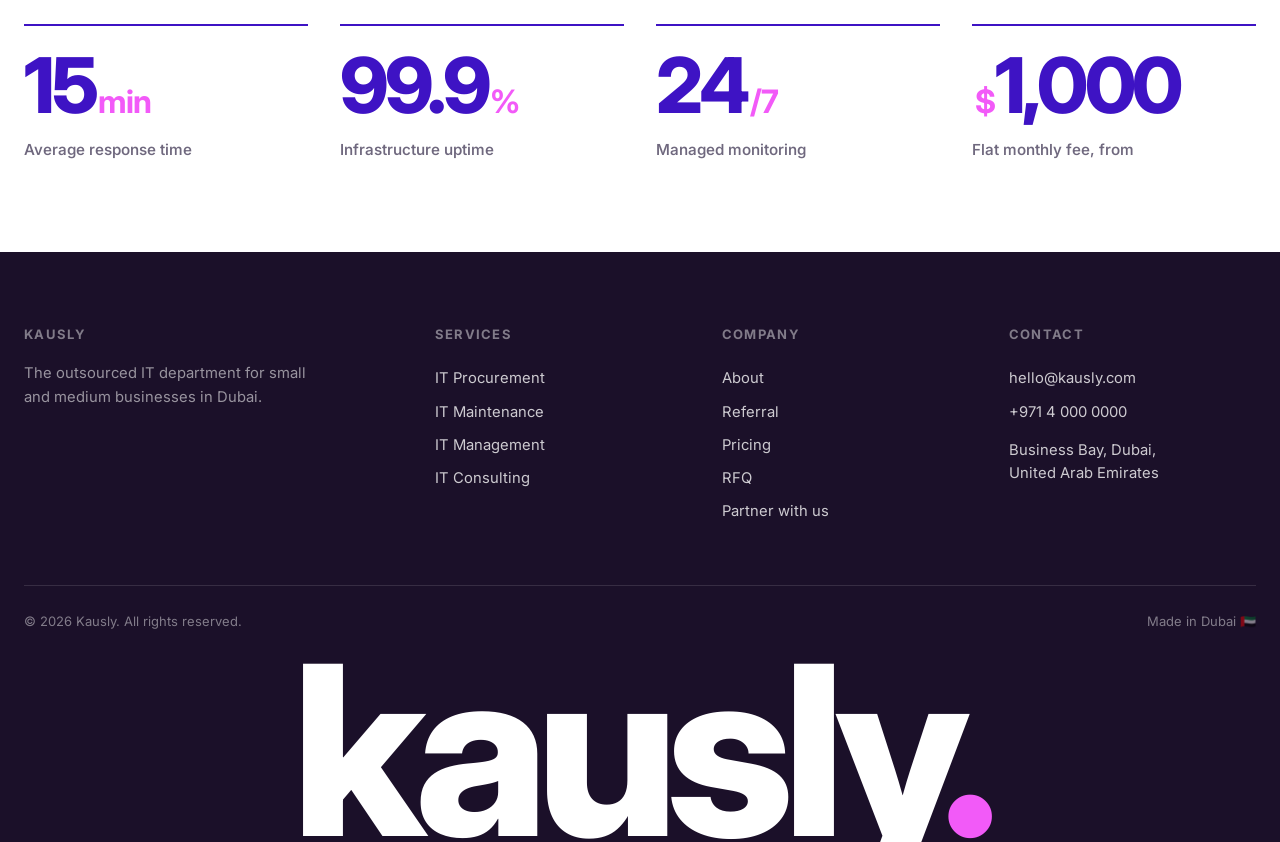
<file: partner.html>
<!DOCTYPE html>
<html lang="en">
<head>
  <meta charset="UTF-8" />
  <meta name="viewport" content="width=device-width, initial-scale=1.0" />
  <title>Partner With Us — Kausly</title>
  <meta name="description" content="Partner with Kausly — tell us about your business and get a free IT audit and a tailored plan within two business days." />
  <link rel="preconnect" href="https://fonts.googleapis.com" />
  <link rel="preconnect" href="https://fonts.gstatic.com" crossorigin />
  <link href="https://fonts.googleapis.com/css2?family=Inter:wght@400;500;600;700;800&display=swap" rel="stylesheet" />
  <link rel="stylesheet" href="styles.css" />
  <link rel="icon" href="data:image/svg+xml,<svg xmlns='http://www.w3.org/2000/svg' viewBox='0 0 32 32'><rect width='32' height='32' rx='16' fill='%233E13C4'/><circle cx='16' cy='22' r='5' fill='%23F25AF8'/></svg>" />
</head>
<body>

  <header class="nav" id="nav">
    <div class="container nav__inner">
      <a href="index.html" class="logo" aria-label="Kausly home">kausly<span class="logo__dot">.</span></a>
      <nav class="nav__links" id="navLinks" aria-label="Primary">
        <a href="about.html">About</a>
        <a href="services.html">Services</a>
        <a href="referral.html">Referral</a>
        <a href="pricing.html">Pricing</a>
        <a href="rfq.html">RFQ</a>
        <a href="partner.html" class="mobile-only">Partner with us</a>
      </nav>
      <div class="nav__actions">
        <a href="partner.html" class="btn btn--primary btn--sm"><span>Partner with us</span></a>
        <button class="nav__toggle" id="navToggle" aria-label="Open menu" aria-expanded="false"><span></span><span></span></button>
      </div>
    </div>
  </header>

  <main>
    <section class="phero phero--center">
      <div class="container">
        <p class="eyebrow reveal-up" style="--d:0">Partner with us</p>
        <h1 class="phero__title">
          <span class="line-mask"><span class="line reveal-line" style="--d:1">Let's make your IT</span></span>
          <span class="line-mask"><span class="line reveal-line" style="--d:2">painless.</span></span>
        </h1>
        <p class="phero__sub reveal-up" style="--d:3">
          Tell us a little about your business. We'll come back within two
          business days with a free audit plan and a tailored quote.
        </p>
      </div>
    </section>

    <section class="section">
      <div class="container">
        <div class="form-wrap">
          <div class="form-side" data-reveal>
            <h2 style="--i:0">What happens next.</h2>
            <p style="--i:1">No pressure, no obligation — just a clear picture of what an outsourced IT department would look like for your business.</p>
            <ul class="form-side__list" style="--i:2">
              <li>A 30-minute intro call, at your convenience</li>
              <li>A free audit of your current IT setup</li>
              <li>A tailored plan and flat monthly quote</li>
              <li>Onboarding in two to four weeks, if you say yes</li>
            </ul>
            <p style="--i:3">Prefer to talk first?<br /><a href="tel:+97140000000" style="color:var(--purple);font-weight:700">+971 4 000 0000</a> · <a href="mailto:hello@kausly.com" style="color:var(--purple);font-weight:700">hello@kausly.com</a></p>
          </div>

          <form class="form" data-reveal style="--i:1" data-mailto data-subject="Partnership enquiry — Kausly website">
            <div class="form__row">
              <div class="field">
                <label for="pName">Your name</label>
                <input id="pName" name="Name" type="text" required autocomplete="name" />
              </div>
              <div class="field">
                <label for="pCompany">Company</label>
                <input id="pCompany" name="Company" type="text" required autocomplete="organization" />
              </div>
            </div>
            <div class="form__row">
              <div class="field">
                <label for="pEmail">Work email</label>
                <input id="pEmail" name="Email" type="email" required autocomplete="email" />
              </div>
              <div class="field">
                <label for="pPhone">Phone <span style="font-weight:500;color:var(--muted)">(optional)</span></label>
                <input id="pPhone" name="Phone" type="tel" autocomplete="tel" />
              </div>
            </div>
            <div class="field">
              <label for="pSize">Team size</label>
              <select id="pSize" name="Team size" required>
                <option value="" selected disabled>Select team size</option>
                <option>1–10 people</option>
                <option>11–25 people</option>
                <option>26–50 people</option>
                <option>51–100 people</option>
                <option>100+ people</option>
              </select>
            </div>
            <div class="field">
              <label>What do you need help with?</label>
              <div class="checks">
                <label class="check"><input type="checkbox" name="Needs" value="Procurement" /><span>Procurement</span></label>
                <label class="check"><input type="checkbox" name="Needs" value="Maintenance" /><span>Maintenance</span></label>
                <label class="check"><input type="checkbox" name="Needs" value="Management" /><span>Management</span></label>
                <label class="check"><input type="checkbox" name="Needs" value="Consulting" /><span>Consulting</span></label>
                <label class="check"><input type="checkbox" name="Needs" value="Everything" /><span>Everything</span></label>
              </div>
            </div>
            <div class="field">
              <label for="pMessage">Anything else? <span style="font-weight:500;color:var(--muted)">(optional)</span></label>
              <textarea id="pMessage" name="Message" placeholder="Current setup, biggest headaches, timelines…"></textarea>
            </div>
            <button type="submit" class="btn btn--primary btn--block"><span>Send enquiry</span></button>
            <p class="form__success">Thanks! Your email app should open with your enquiry pre-filled — just hit send. We'll reply within two business days.</p>
            <p class="form__fine">Submitting opens your email client addressed to hello@kausly.com — nothing is sent until you press send.</p>
          </form>
        </div>
      </div>
    </section>

    <section class="stats">
      <div class="container stats__grid" data-reveal>
        <div class="bigstat" style="--i:0">
          <span class="bigstat__value"><span data-count="15">0</span><em>min</em></span>
          <span class="bigstat__label">Average response time</span>
        </div>
        <div class="bigstat" style="--i:1">
          <span class="bigstat__value"><span data-count="99.9" data-decimals="1">0</span><em>%</em></span>
          <span class="bigstat__label">Infrastructure uptime</span>
        </div>
        <div class="bigstat" style="--i:2">
          <span class="bigstat__value">24<em>/7</em></span>
          <span class="bigstat__label">Managed monitoring</span>
        </div>
        <div class="bigstat" style="--i:3">
          <span class="bigstat__value"><em>$</em><span data-count="1000" data-group="1">0</span></span>
          <span class="bigstat__label">Flat monthly fee, from</span>
        </div>
      </div>
    </section>
  </main>

  <footer class="footer">
    <div class="container footer__inner">
      <div class="footer__col footer__col--brand">
        <p class="footer__head">Kausly</p>
        <p class="footer__desc">The outsourced IT department for small and medium businesses in Dubai.</p>
      </div>
      <div class="footer__col">
        <p class="footer__head">Services</p>
        <a href="service-procurement.html">IT Procurement</a>
        <a href="service-maintenance.html">IT Maintenance</a>
        <a href="service-management.html">IT Management</a>
        <a href="service-consulting.html">IT Consulting</a>
      </div>
      <div class="footer__col">
        <p class="footer__head">Company</p>
        <a href="about.html">About</a>
        <a href="referral.html">Referral</a>
        <a href="pricing.html">Pricing</a>
        <a href="rfq.html">RFQ</a>
        <a href="partner.html">Partner with us</a>
      </div>
      <div class="footer__col">
        <p class="footer__head">Contact</p>
        <a href="mailto:hello@kausly.com">hello@kausly.com</a>
        <a href="tel:+97140000000">+971 4 000 0000</a>
        <p class="footer__addr">Business Bay, Dubai,<br />United Arab Emirates</p>
      </div>
    </div>
    <div class="container footer__meta">
      <p>© 2026 Kausly. All rights reserved.</p>
      <p>Made in Dubai 🇦🇪</p>
    </div>
    <div class="footer__wordmark" aria-hidden="true">
      <span data-reveal style="--i:0">kausly<i>.</i></span>
    </div>
  </footer>

  <script src="script.js"></script>
</body>
</html>
</file>
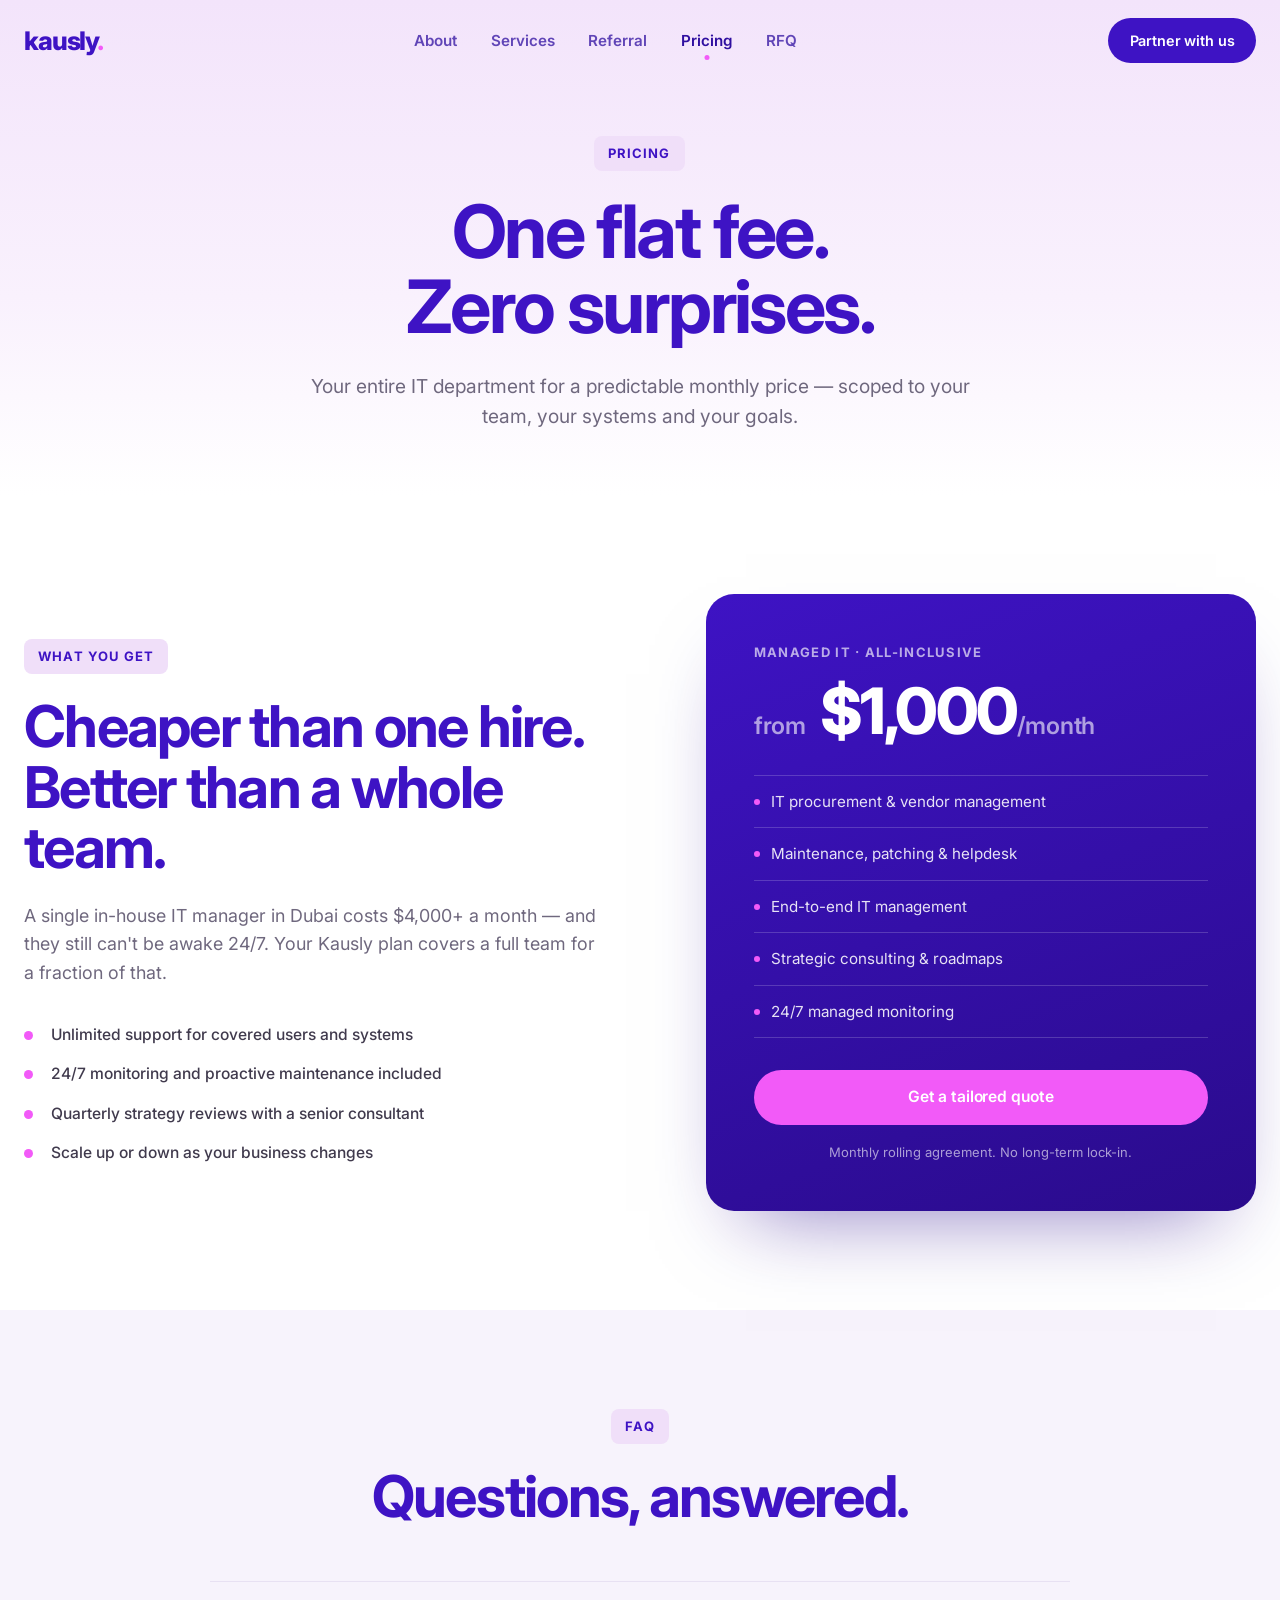
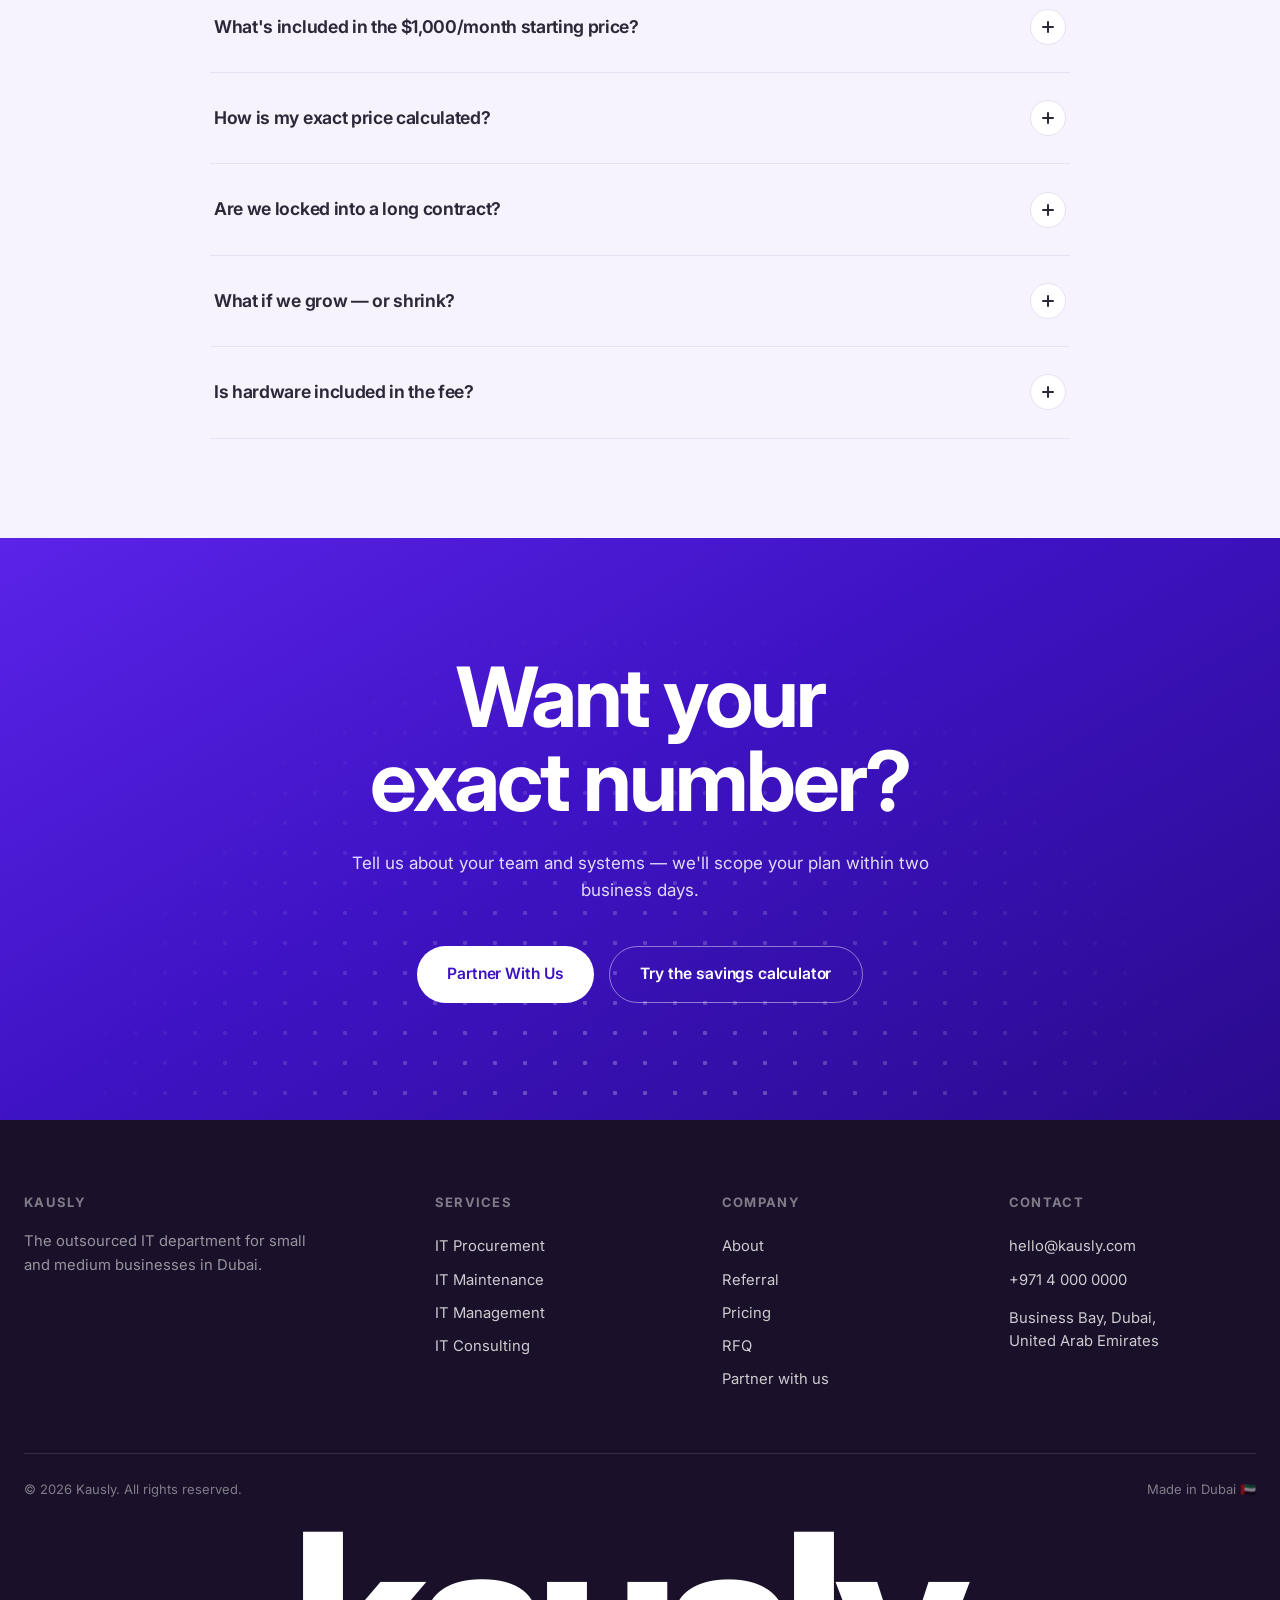
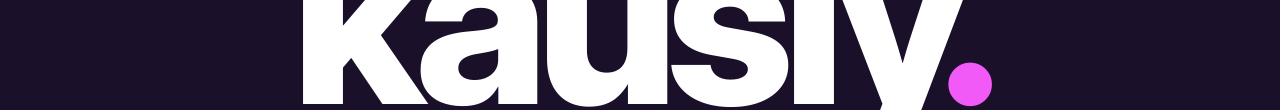
<file: pricing.html>
<!DOCTYPE html>
<html lang="en">
<head>
  <meta charset="UTF-8" />
  <meta name="viewport" content="width=device-width, initial-scale=1.0" />
  <title>Pricing — Kausly</title>
  <meta name="description" content="One flat monthly fee for your entire IT department — Kausly plans start at $1,000/month with no long-term lock-in." />
  <link rel="preconnect" href="https://fonts.googleapis.com" />
  <link rel="preconnect" href="https://fonts.gstatic.com" crossorigin />
  <link href="https://fonts.googleapis.com/css2?family=Inter:wght@400;500;600;700;800&display=swap" rel="stylesheet" />
  <link rel="stylesheet" href="styles.css" />
  <link rel="icon" href="data:image/svg+xml,<svg xmlns='http://www.w3.org/2000/svg' viewBox='0 0 32 32'><rect width='32' height='32' rx='16' fill='%233E13C4'/><circle cx='16' cy='22' r='5' fill='%23F25AF8'/></svg>" />
</head>
<body>

  <header class="nav" id="nav">
    <div class="container nav__inner">
      <a href="index.html" class="logo" aria-label="Kausly home">kausly<span class="logo__dot">.</span></a>
      <nav class="nav__links" id="navLinks" aria-label="Primary">
        <a href="about.html">About</a>
        <a href="services.html">Services</a>
        <a href="referral.html">Referral</a>
        <a href="pricing.html">Pricing</a>
        <a href="rfq.html">RFQ</a>
        <a href="partner.html" class="mobile-only">Partner with us</a>
      </nav>
      <div class="nav__actions">
        <a href="partner.html" class="btn btn--primary btn--sm"><span>Partner with us</span></a>
        <button class="nav__toggle" id="navToggle" aria-label="Open menu" aria-expanded="false"><span></span><span></span></button>
      </div>
    </div>
  </header>

  <main>
    <section class="phero phero--center">
      <div class="container">
        <p class="eyebrow reveal-up" style="--d:0">Pricing</p>
        <h1 class="phero__title">
          <span class="line-mask"><span class="line reveal-line" style="--d:1">One flat fee.</span></span>
          <span class="line-mask"><span class="line reveal-line" style="--d:2">Zero surprises.</span></span>
        </h1>
        <p class="phero__sub reveal-up" style="--d:3">
          Your entire IT department for a predictable monthly price — scoped to
          your team, your systems and your goals.
        </p>
      </div>
    </section>

    <section class="section">
      <div class="container pricing">
        <div class="pricing__copy" data-reveal>
          <p class="eyebrow" style="--i:0">What you get</p>
          <h2 class="h2" style="--i:1">Cheaper than one hire.<br />Better than a whole team.</h2>
          <p class="section__lede" style="--i:2">
            A single in-house IT manager in Dubai costs $4,000+ a month — and
            they still can't be awake 24/7. Your Kausly plan covers a full
            team for a fraction of that.
          </p>
          <ul class="pricing__points" style="--i:3">
            <li>Unlimited support for covered users and systems</li>
            <li>24/7 monitoring and proactive maintenance included</li>
            <li>Quarterly strategy reviews with a senior consultant</li>
            <li>Scale up or down as your business changes</li>
          </ul>
        </div>
        <div class="pricing__card" data-reveal style="--i:1">
          <p class="pricing__label">Managed IT · All-inclusive</p>
          <p class="pricing__price"><span class="pricing__from">from</span> $1,000<span class="pricing__per">/month</span></p>
          <ul class="pricing__list">
            <li>IT procurement &amp; vendor management</li>
            <li>Maintenance, patching &amp; helpdesk</li>
            <li>End-to-end IT management</li>
            <li>Strategic consulting &amp; roadmaps</li>
            <li>24/7 managed monitoring</li>
          </ul>
          <a href="partner.html" class="btn btn--pink btn--block"><span>Get a tailored quote</span></a>
          <p class="pricing__fine">Monthly rolling agreement. No long-term lock-in.</p>
        </div>
      </div>
    </section>

    <section class="section section--tint" id="faq">
      <div class="container container--narrow">
        <div class="section__head section__head--center" data-reveal>
          <div>
            <p class="eyebrow" style="--i:0">FAQ</p>
            <h2 class="h2" style="--i:1">Questions, answered.</h2>
          </div>
        </div>
        <div class="faq" data-reveal>
          <details class="faq__item" style="--i:0">
            <summary><span>What's included in the $1,000/month starting price?</span><span class="faq__icon" aria-hidden="true"></span></summary>
            <div class="faq__answer"><p>All four services — procurement, maintenance, management and consulting — plus 24/7 monitoring, scoped to a small team. Your exact fee depends on the users and systems we cover, and it stays flat month to month.</p></div>
          </details>
          <details class="faq__item" style="--i:1">
            <summary><span>How is my exact price calculated?</span><span class="faq__icon" aria-hidden="true"></span></summary>
            <div class="faq__answer"><p>Primarily by the number of users and the complexity of your systems (servers, locations, compliance needs). We quote after a short audit — and the quote is the price, with no hourly extras.</p></div>
          </details>
          <details class="faq__item" style="--i:2">
            <summary><span>Are we locked into a long contract?</span><span class="faq__icon" aria-hidden="true"></span></summary>
            <div class="faq__answer"><p>No. We work on a monthly rolling agreement. We'd rather earn your business every month than lock you into a term.</p></div>
          </details>
          <details class="faq__item" style="--i:3">
            <summary><span>What if we grow — or shrink?</span><span class="faq__icon" aria-hidden="true"></span></summary>
            <div class="faq__answer"><p>Your plan scales with your headcount and systems. We review the scope quarterly, and you can request a re-scope any month.</p></div>
          </details>
          <details class="faq__item" style="--i:4">
            <summary><span>Is hardware included in the fee?</span><span class="faq__icon" aria-hidden="true"></span></summary>
            <div class="faq__answer"><p>The service of procuring it is; the hardware itself is billed at the negotiated vendor price with no markup. You see every quote we receive.</p></div>
          </details>
        </div>
      </div>
    </section>

    <section class="cta">
      <div class="cta__dots" aria-hidden="true"></div>
      <div class="container" data-reveal>
        <h2 class="cta__title" style="--i:0">Want your<br />exact number?</h2>
        <p class="cta__sub" style="--i:1">Tell us about your team and systems — we'll scope your plan within two business days.</p>
        <div class="cta__actions" style="--i:2">
          <a href="partner.html" class="btn btn--light"><span>Partner With Us</span></a>
          <a href="index.html#calculator" class="btn btn--outline-light"><span>Try the savings calculator</span></a>
        </div>
      </div>
    </section>
  </main>

  <footer class="footer">
    <div class="container footer__inner">
      <div class="footer__col footer__col--brand">
        <p class="footer__head">Kausly</p>
        <p class="footer__desc">The outsourced IT department for small and medium businesses in Dubai.</p>
      </div>
      <div class="footer__col">
        <p class="footer__head">Services</p>
        <a href="service-procurement.html">IT Procurement</a>
        <a href="service-maintenance.html">IT Maintenance</a>
        <a href="service-management.html">IT Management</a>
        <a href="service-consulting.html">IT Consulting</a>
      </div>
      <div class="footer__col">
        <p class="footer__head">Company</p>
        <a href="about.html">About</a>
        <a href="referral.html">Referral</a>
        <a href="pricing.html">Pricing</a>
        <a href="rfq.html">RFQ</a>
        <a href="partner.html">Partner with us</a>
      </div>
      <div class="footer__col">
        <p class="footer__head">Contact</p>
        <a href="mailto:hello@kausly.com">hello@kausly.com</a>
        <a href="tel:+97140000000">+971 4 000 0000</a>
        <p class="footer__addr">Business Bay, Dubai,<br />United Arab Emirates</p>
      </div>
    </div>
    <div class="container footer__meta">
      <p>© 2026 Kausly. All rights reserved.</p>
      <p>Made in Dubai 🇦🇪</p>
    </div>
    <div class="footer__wordmark" aria-hidden="true">
      <span data-reveal style="--i:0">kausly<i>.</i></span>
    </div>
  </footer>

  <script src="script.js"></script>
</body>
</html>
</file>
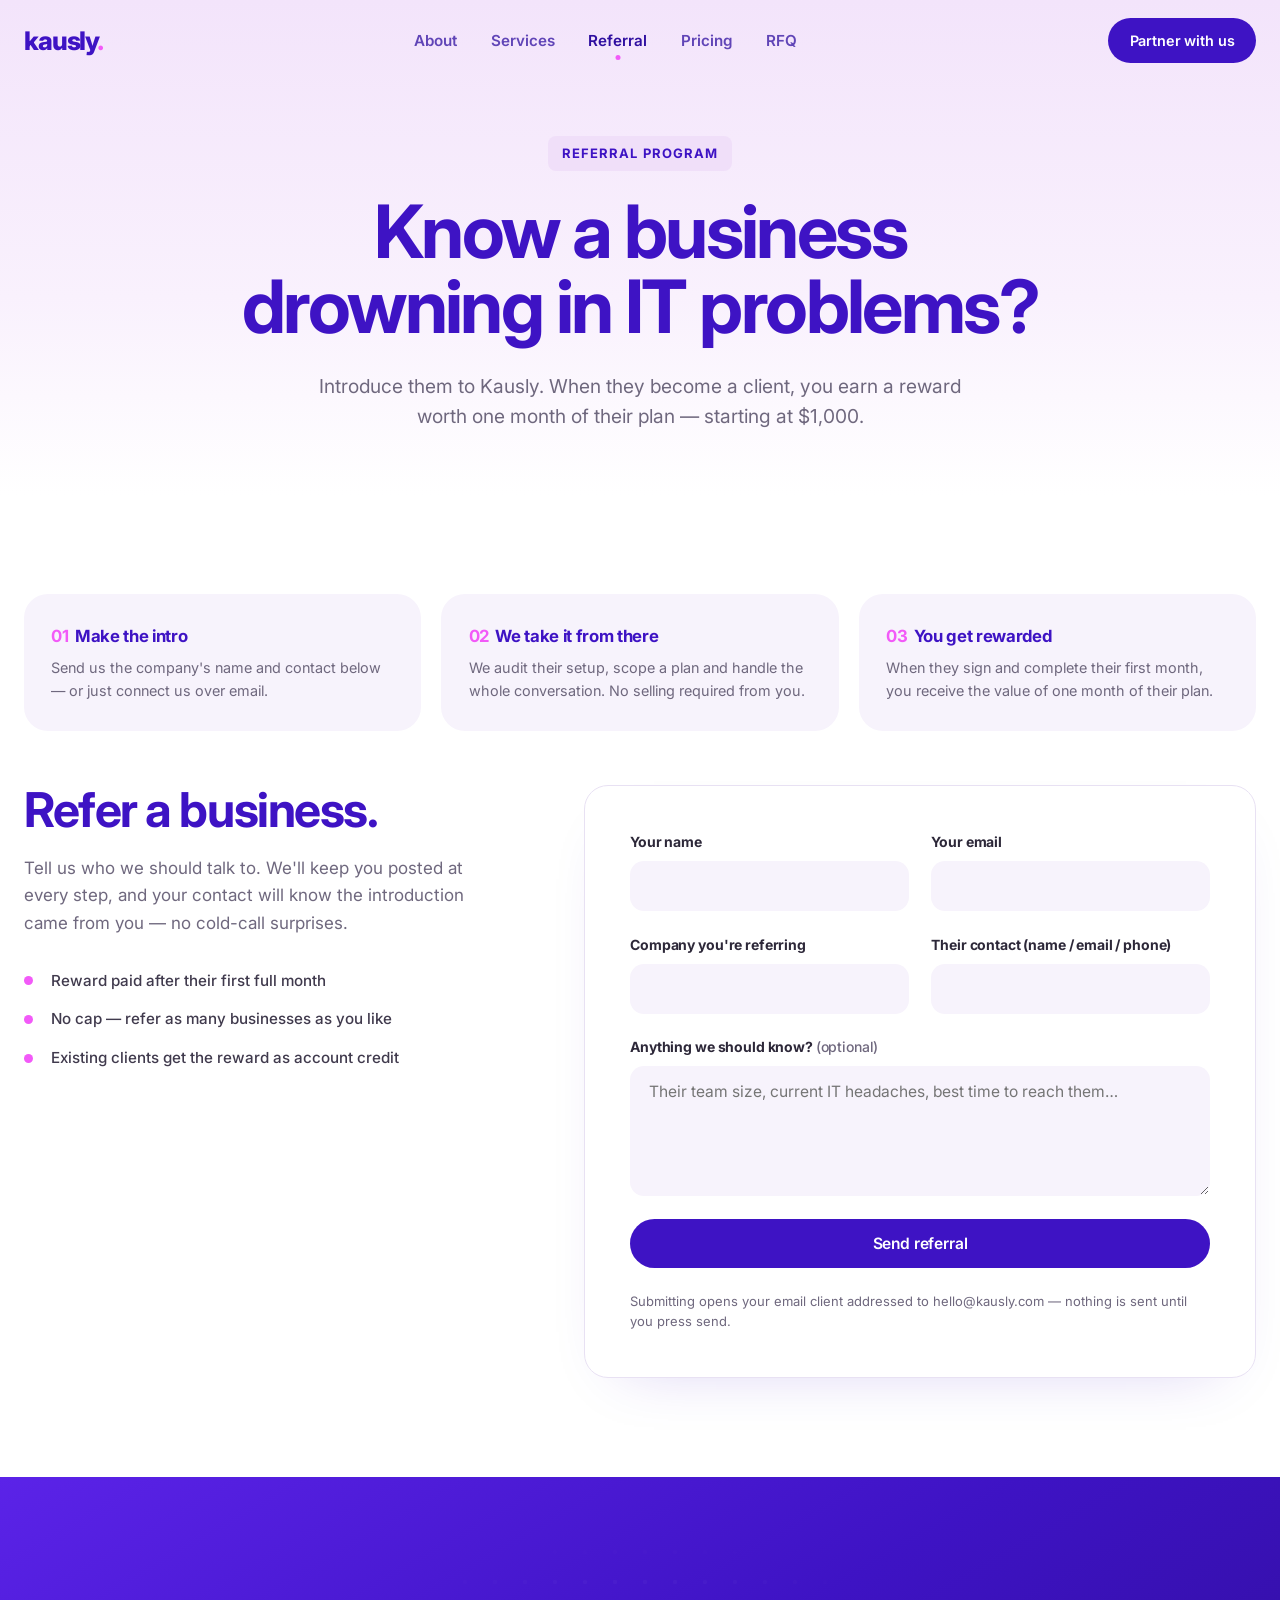
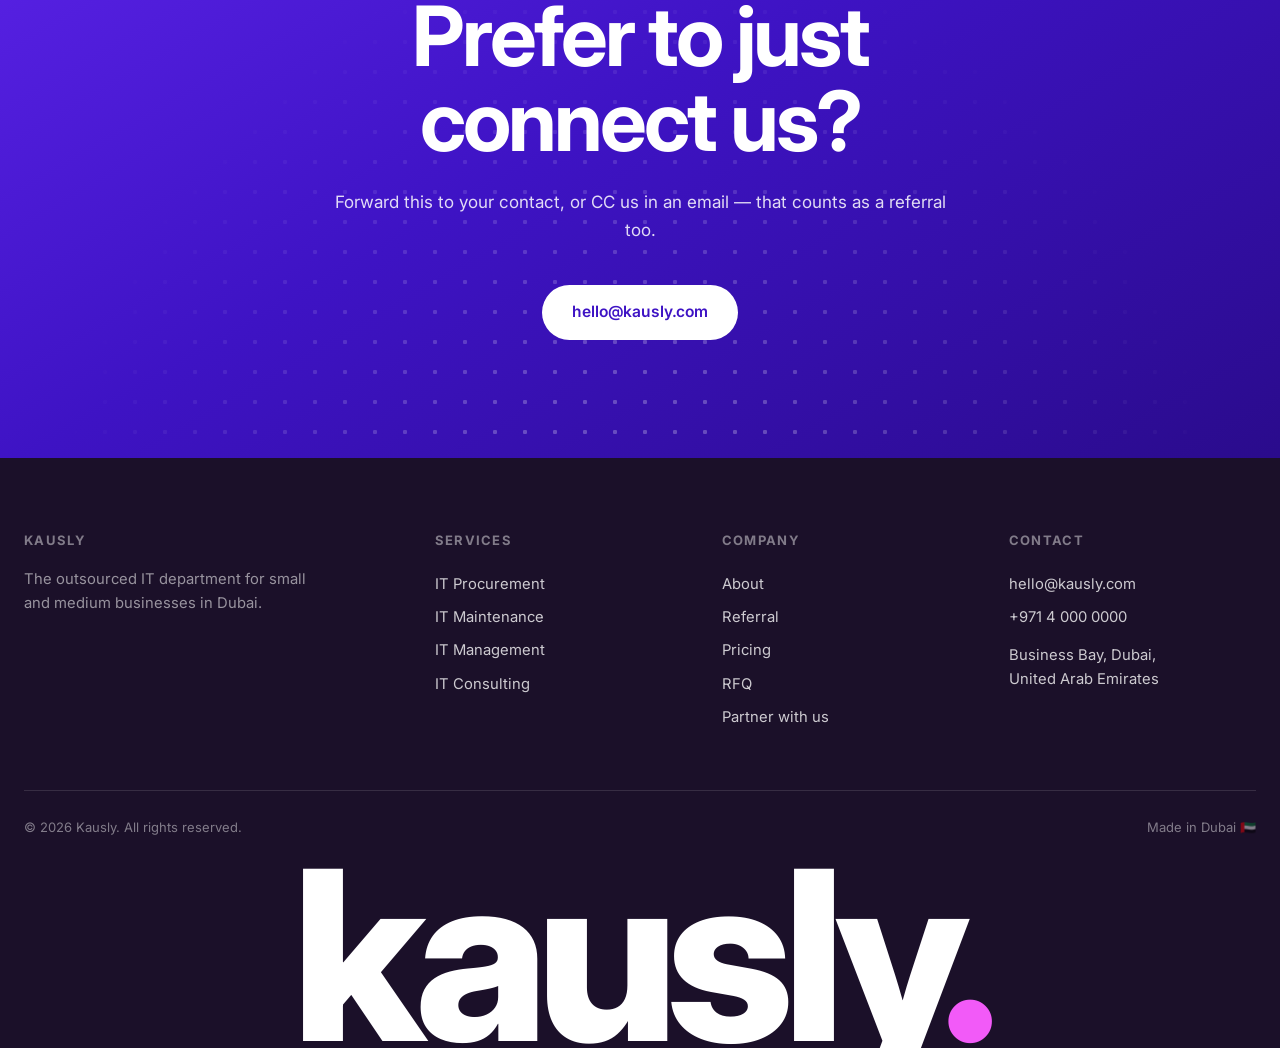
<file: referral.html>
<!DOCTYPE html>
<html lang="en">
<head>
  <meta charset="UTF-8" />
  <meta name="viewport" content="width=device-width, initial-scale=1.0" />
  <title>Referral Program — Kausly</title>
  <meta name="description" content="Refer a business to Kausly and earn a reward when they become a client — one month of their plan value, paid to you." />
  <link rel="preconnect" href="https://fonts.googleapis.com" />
  <link rel="preconnect" href="https://fonts.gstatic.com" crossorigin />
  <link href="https://fonts.googleapis.com/css2?family=Inter:wght@400;500;600;700;800&display=swap" rel="stylesheet" />
  <link rel="stylesheet" href="styles.css" />
  <link rel="icon" href="data:image/svg+xml,<svg xmlns='http://www.w3.org/2000/svg' viewBox='0 0 32 32'><rect width='32' height='32' rx='16' fill='%233E13C4'/><circle cx='16' cy='22' r='5' fill='%23F25AF8'/></svg>" />
</head>
<body>

  <header class="nav" id="nav">
    <div class="container nav__inner">
      <a href="index.html" class="logo" aria-label="Kausly home">kausly<span class="logo__dot">.</span></a>
      <nav class="nav__links" id="navLinks" aria-label="Primary">
        <a href="about.html">About</a>
        <a href="services.html">Services</a>
        <a href="referral.html">Referral</a>
        <a href="pricing.html">Pricing</a>
        <a href="rfq.html">RFQ</a>
        <a href="partner.html" class="mobile-only">Partner with us</a>
      </nav>
      <div class="nav__actions">
        <a href="partner.html" class="btn btn--primary btn--sm"><span>Partner with us</span></a>
        <button class="nav__toggle" id="navToggle" aria-label="Open menu" aria-expanded="false"><span></span><span></span></button>
      </div>
    </div>
  </header>

  <main>
    <section class="phero phero--center">
      <div class="container">
        <p class="eyebrow reveal-up" style="--d:0">Referral program</p>
        <h1 class="phero__title">
          <span class="line-mask"><span class="line reveal-line" style="--d:1">Know a business</span></span>
          <span class="line-mask"><span class="line reveal-line" style="--d:2">drowning in IT problems?</span></span>
        </h1>
        <p class="phero__sub reveal-up" style="--d:3">
          Introduce them to Kausly. When they become a client, you earn a reward
          worth one month of their plan — starting at $1,000.
        </p>
      </div>
    </section>

    <section class="section">
      <div class="container">
        <div class="howstrip" data-reveal>
          <div class="howstrip__item" style="--i:0">
            <strong><em>01</em>Make the intro</strong>
            <p>Send us the company's name and contact below — or just connect us over email.</p>
          </div>
          <div class="howstrip__item" style="--i:1">
            <strong><em>02</em>We take it from there</strong>
            <p>We audit their setup, scope a plan and handle the whole conversation. No selling required from you.</p>
          </div>
          <div class="howstrip__item" style="--i:2">
            <strong><em>03</em>You get rewarded</strong>
            <p>When they sign and complete their first month, you receive the value of one month of their plan.</p>
          </div>
        </div>

        <div class="form-wrap">
          <div class="form-side" data-reveal>
            <h2 style="--i:0">Refer a business.</h2>
            <p style="--i:1">Tell us who we should talk to. We'll keep you posted at every step, and your contact will know the introduction came from you — no cold-call surprises.</p>
            <ul class="form-side__list" style="--i:2">
              <li>Reward paid after their first full month</li>
              <li>No cap — refer as many businesses as you like</li>
              <li>Existing clients get the reward as account credit</li>
            </ul>
          </div>

          <form class="form" data-reveal style="--i:1" data-mailto data-subject="Referral — Kausly website">
            <div class="form__row">
              <div class="field">
                <label for="refName">Your name</label>
                <input id="refName" name="Your name" type="text" required autocomplete="name" />
              </div>
              <div class="field">
                <label for="refEmail">Your email</label>
                <input id="refEmail" name="Your email" type="email" required autocomplete="email" />
              </div>
            </div>
            <div class="form__row">
              <div class="field">
                <label for="refCompany">Company you're referring</label>
                <input id="refCompany" name="Referred company" type="text" required />
              </div>
              <div class="field">
                <label for="refContact">Their contact (name / email / phone)</label>
                <input id="refContact" name="Referred contact" type="text" required />
              </div>
            </div>
            <div class="field">
              <label for="refNotes">Anything we should know? <span style="font-weight:500;color:var(--muted)">(optional)</span></label>
              <textarea id="refNotes" name="Notes" placeholder="Their team size, current IT headaches, best time to reach them…"></textarea>
            </div>
            <button type="submit" class="btn btn--primary btn--block"><span>Send referral</span></button>
            <p class="form__success">Thanks! Your email app should open with the referral pre-filled — just hit send. We'll take it from there.</p>
            <p class="form__fine">Submitting opens your email client addressed to hello@kausly.com — nothing is sent until you press send.</p>
          </form>
        </div>
      </div>
    </section>

    <section class="cta">
      <div class="cta__dots" aria-hidden="true"></div>
      <div class="container" data-reveal>
        <h2 class="cta__title" style="--i:0">Prefer to just<br />connect us?</h2>
        <p class="cta__sub" style="--i:1">Forward this to your contact, or CC us in an email — that counts as a referral too.</p>
        <div class="cta__actions" style="--i:2">
          <a href="mailto:hello@kausly.com?subject=Referral" class="btn btn--light"><span>hello@kausly.com</span></a>
        </div>
      </div>
    </section>
  </main>

  <footer class="footer">
    <div class="container footer__inner">
      <div class="footer__col footer__col--brand">
        <p class="footer__head">Kausly</p>
        <p class="footer__desc">The outsourced IT department for small and medium businesses in Dubai.</p>
      </div>
      <div class="footer__col">
        <p class="footer__head">Services</p>
        <a href="service-procurement.html">IT Procurement</a>
        <a href="service-maintenance.html">IT Maintenance</a>
        <a href="service-management.html">IT Management</a>
        <a href="service-consulting.html">IT Consulting</a>
      </div>
      <div class="footer__col">
        <p class="footer__head">Company</p>
        <a href="about.html">About</a>
        <a href="referral.html">Referral</a>
        <a href="pricing.html">Pricing</a>
        <a href="rfq.html">RFQ</a>
        <a href="partner.html">Partner with us</a>
      </div>
      <div class="footer__col">
        <p class="footer__head">Contact</p>
        <a href="mailto:hello@kausly.com">hello@kausly.com</a>
        <a href="tel:+97140000000">+971 4 000 0000</a>
        <p class="footer__addr">Business Bay, Dubai,<br />United Arab Emirates</p>
      </div>
    </div>
    <div class="container footer__meta">
      <p>© 2026 Kausly. All rights reserved.</p>
      <p>Made in Dubai 🇦🇪</p>
    </div>
    <div class="footer__wordmark" aria-hidden="true">
      <span data-reveal style="--i:0">kausly<i>.</i></span>
    </div>
  </footer>

  <script src="script.js"></script>
</body>
</html>
</file>
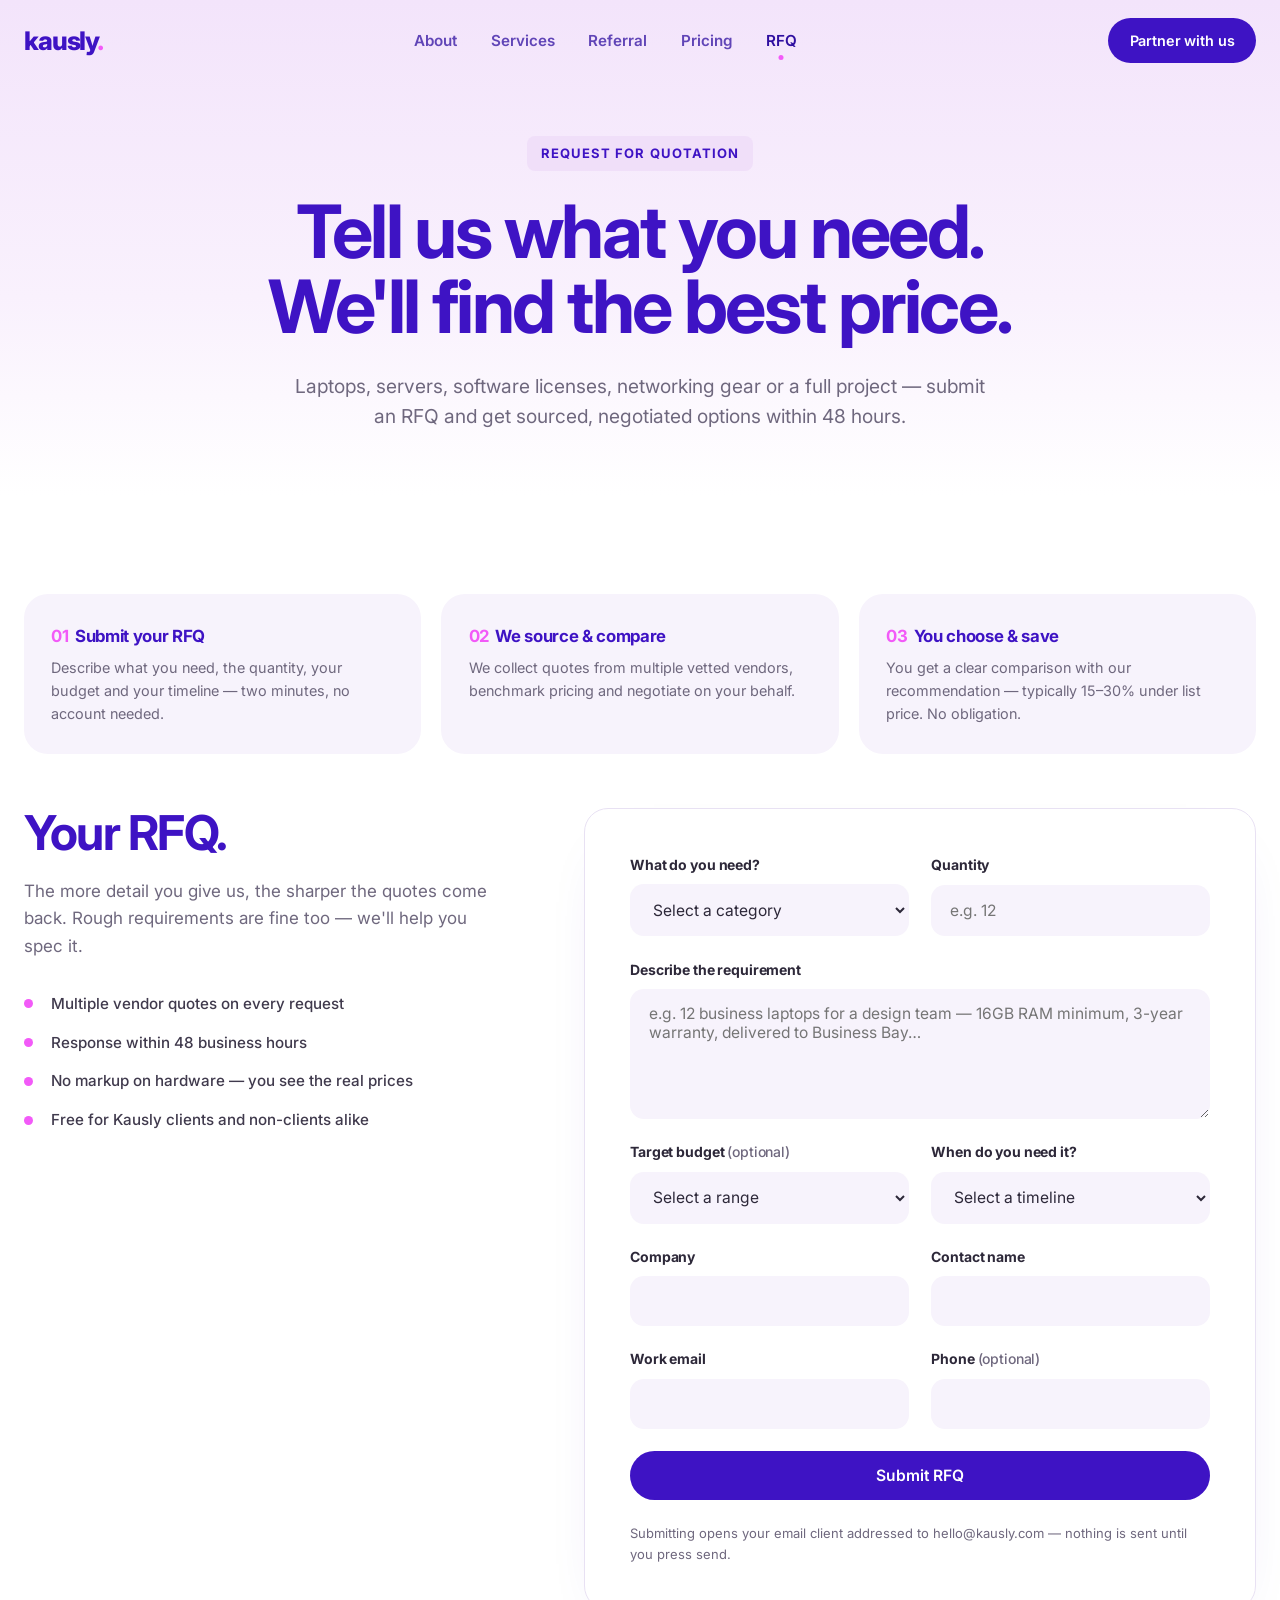
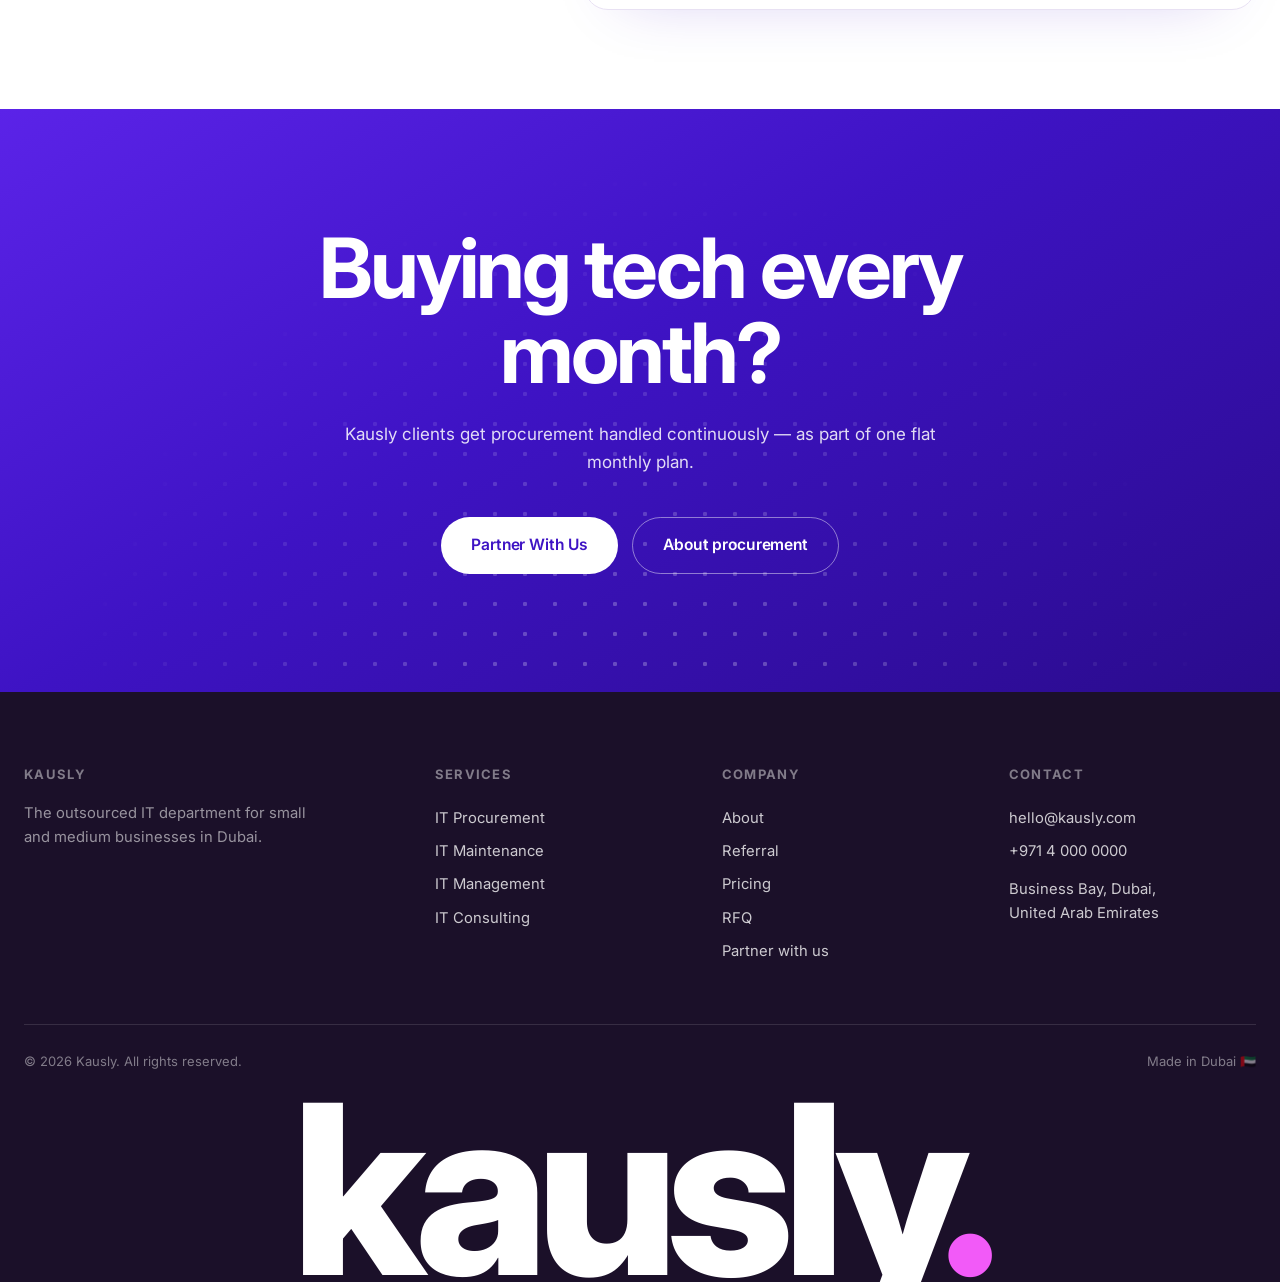
<file: rfq.html>
<!DOCTYPE html>
<html lang="en">
<head>
  <meta charset="UTF-8" />
  <meta name="viewport" content="width=device-width, initial-scale=1.0" />
  <title>Request a Quote (RFQ) — Kausly</title>
  <meta name="description" content="Submit a request for quotation to Kausly — tell us what hardware, software or IT service you need and get sourced, negotiated options within 48 hours." />
  <link rel="preconnect" href="https://fonts.googleapis.com" />
  <link rel="preconnect" href="https://fonts.gstatic.com" crossorigin />
  <link href="https://fonts.googleapis.com/css2?family=Inter:wght@400;500;600;700;800&display=swap" rel="stylesheet" />
  <link rel="stylesheet" href="styles.css" />
  <link rel="icon" href="data:image/svg+xml,<svg xmlns='http://www.w3.org/2000/svg' viewBox='0 0 32 32'><rect width='32' height='32' rx='16' fill='%233E13C4'/><circle cx='16' cy='22' r='5' fill='%23F25AF8'/></svg>" />
</head>
<body>

  <header class="nav" id="nav">
    <div class="container nav__inner">
      <a href="index.html" class="logo" aria-label="Kausly home">kausly<span class="logo__dot">.</span></a>
      <nav class="nav__links" id="navLinks" aria-label="Primary">
        <a href="about.html">About</a>
        <a href="services.html">Services</a>
        <a href="referral.html">Referral</a>
        <a href="pricing.html">Pricing</a>
        <a href="rfq.html">RFQ</a>
        <a href="partner.html" class="mobile-only">Partner with us</a>
      </nav>
      <div class="nav__actions">
        <a href="partner.html" class="btn btn--primary btn--sm"><span>Partner with us</span></a>
        <button class="nav__toggle" id="navToggle" aria-label="Open menu" aria-expanded="false"><span></span><span></span></button>
      </div>
    </div>
  </header>

  <main>
    <section class="phero phero--center">
      <div class="container">
        <p class="eyebrow reveal-up" style="--d:0">Request for quotation</p>
        <h1 class="phero__title">
          <span class="line-mask"><span class="line reveal-line" style="--d:1">Tell us what you need.</span></span>
          <span class="line-mask"><span class="line reveal-line" style="--d:2">We'll find the best price.</span></span>
        </h1>
        <p class="phero__sub reveal-up" style="--d:3">
          Laptops, servers, software licenses, networking gear or a full project —
          submit an RFQ and get sourced, negotiated options within 48 hours.
        </p>
      </div>
    </section>

    <section class="section">
      <div class="container">
        <div class="howstrip" data-reveal>
          <div class="howstrip__item" style="--i:0">
            <strong><em>01</em>Submit your RFQ</strong>
            <p>Describe what you need, the quantity, your budget and your timeline — two minutes, no account needed.</p>
          </div>
          <div class="howstrip__item" style="--i:1">
            <strong><em>02</em>We source &amp; compare</strong>
            <p>We collect quotes from multiple vetted vendors, benchmark pricing and negotiate on your behalf.</p>
          </div>
          <div class="howstrip__item" style="--i:2">
            <strong><em>03</em>You choose &amp; save</strong>
            <p>You get a clear comparison with our recommendation — typically 15–30% under list price. No obligation.</p>
          </div>
        </div>

        <div class="form-wrap">
          <div class="form-side" data-reveal>
            <h2 style="--i:0">Your RFQ.</h2>
            <p style="--i:1">The more detail you give us, the sharper the quotes come back. Rough requirements are fine too — we'll help you spec it.</p>
            <ul class="form-side__list" style="--i:2">
              <li>Multiple vendor quotes on every request</li>
              <li>Response within 48 business hours</li>
              <li>No markup on hardware — you see the real prices</li>
              <li>Free for Kausly clients and non-clients alike</li>
            </ul>
          </div>

          <form class="form" data-reveal style="--i:1" data-mailto data-subject="RFQ — Kausly website">
            <div class="form__row">
              <div class="field">
                <label for="rfqCategory">What do you need?</label>
                <select id="rfqCategory" name="Category" required>
                  <option value="" selected disabled>Select a category</option>
                  <option>Laptops &amp; desktops</option>
                  <option>Servers &amp; storage</option>
                  <option>Networking equipment</option>
                  <option>Software &amp; licensing</option>
                  <option>Cloud services</option>
                  <option>Printers &amp; peripherals</option>
                  <option>Full project / office fit-out</option>
                  <option>Other</option>
                </select>
              </div>
              <div class="field">
                <label for="rfqQty">Quantity</label>
                <input id="rfqQty" name="Quantity" type="number" min="1" placeholder="e.g. 12" required />
              </div>
            </div>
            <div class="field">
              <label for="rfqSpecs">Describe the requirement</label>
              <textarea id="rfqSpecs" name="Requirement" required placeholder="e.g. 12 business laptops for a design team — 16GB RAM minimum, 3-year warranty, delivered to Business Bay…"></textarea>
            </div>
            <div class="form__row">
              <div class="field">
                <label for="rfqBudget">Target budget <span style="font-weight:500;color:var(--muted)">(optional)</span></label>
                <select id="rfqBudget" name="Budget">
                  <option value="" selected disabled>Select a range</option>
                  <option>Under $5,000</option>
                  <option>$5,000 – $15,000</option>
                  <option>$15,000 – $50,000</option>
                  <option>$50,000+</option>
                  <option>Not sure yet</option>
                </select>
              </div>
              <div class="field">
                <label for="rfqWhen">When do you need it?</label>
                <select id="rfqWhen" name="Timeline" required>
                  <option value="" selected disabled>Select a timeline</option>
                  <option>ASAP</option>
                  <option>Within 2 weeks</option>
                  <option>Within a month</option>
                  <option>1–3 months</option>
                  <option>Just budgeting for now</option>
                </select>
              </div>
            </div>
            <div class="form__row">
              <div class="field">
                <label for="rfqCompany">Company</label>
                <input id="rfqCompany" name="Company" type="text" required autocomplete="organization" />
              </div>
              <div class="field">
                <label for="rfqName">Contact name</label>
                <input id="rfqName" name="Contact name" type="text" required autocomplete="name" />
              </div>
            </div>
            <div class="form__row">
              <div class="field">
                <label for="rfqEmail">Work email</label>
                <input id="rfqEmail" name="Email" type="email" required autocomplete="email" />
              </div>
              <div class="field">
                <label for="rfqPhone">Phone <span style="font-weight:500;color:var(--muted)">(optional)</span></label>
                <input id="rfqPhone" name="Phone" type="tel" autocomplete="tel" />
              </div>
            </div>
            <button type="submit" class="btn btn--primary btn--block"><span>Submit RFQ</span></button>
            <p class="form__success">Thanks! Your email app should open with the RFQ pre-filled — just hit send. Quotes come back within 48 business hours.</p>
            <p class="form__fine">Submitting opens your email client addressed to hello@kausly.com — nothing is sent until you press send.</p>
          </form>
        </div>
      </div>
    </section>

    <section class="cta">
      <div class="cta__dots" aria-hidden="true"></div>
      <div class="container" data-reveal>
        <h2 class="cta__title" style="--i:0">Buying tech every<br />month?</h2>
        <p class="cta__sub" style="--i:1">Kausly clients get procurement handled continuously — as part of one flat monthly plan.</p>
        <div class="cta__actions" style="--i:2">
          <a href="partner.html" class="btn btn--light"><span>Partner With Us</span></a>
          <a href="service-procurement.html" class="btn btn--outline-light"><span>About procurement</span></a>
        </div>
      </div>
    </section>
  </main>

  <footer class="footer">
    <div class="container footer__inner">
      <div class="footer__col footer__col--brand">
        <p class="footer__head">Kausly</p>
        <p class="footer__desc">The outsourced IT department for small and medium businesses in Dubai.</p>
      </div>
      <div class="footer__col">
        <p class="footer__head">Services</p>
        <a href="service-procurement.html">IT Procurement</a>
        <a href="service-maintenance.html">IT Maintenance</a>
        <a href="service-management.html">IT Management</a>
        <a href="service-consulting.html">IT Consulting</a>
      </div>
      <div class="footer__col">
        <p class="footer__head">Company</p>
        <a href="about.html">About</a>
        <a href="referral.html">Referral</a>
        <a href="pricing.html">Pricing</a>
        <a href="rfq.html">RFQ</a>
        <a href="partner.html">Partner with us</a>
      </div>
      <div class="footer__col">
        <p class="footer__head">Contact</p>
        <a href="mailto:hello@kausly.com">hello@kausly.com</a>
        <a href="tel:+97140000000">+971 4 000 0000</a>
        <p class="footer__addr">Business Bay, Dubai,<br />United Arab Emirates</p>
      </div>
    </div>
    <div class="container footer__meta">
      <p>© 2026 Kausly. All rights reserved.</p>
      <p>Made in Dubai 🇦🇪</p>
    </div>
    <div class="footer__wordmark" aria-hidden="true">
      <span data-reveal style="--i:0">kausly<i>.</i></span>
    </div>
  </footer>

  <script src="script.js"></script>
</body>
</html>
</file>
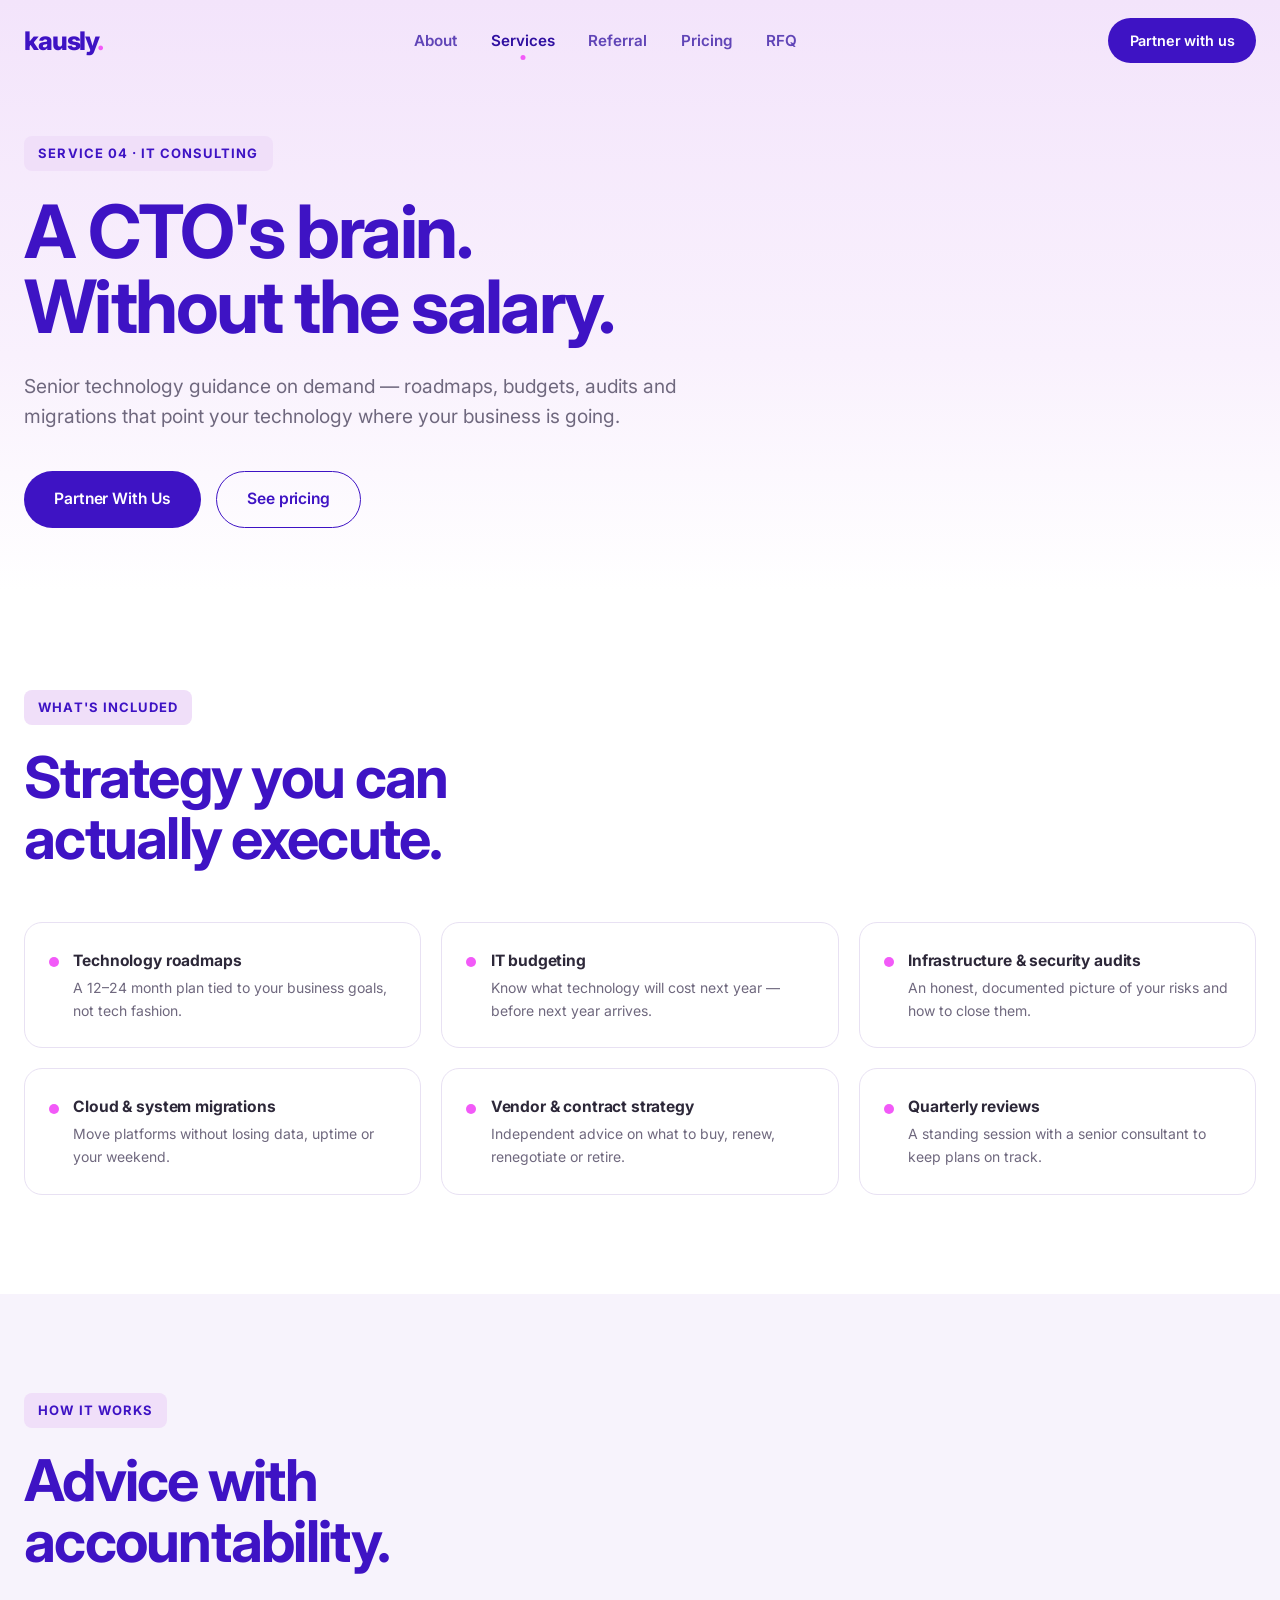
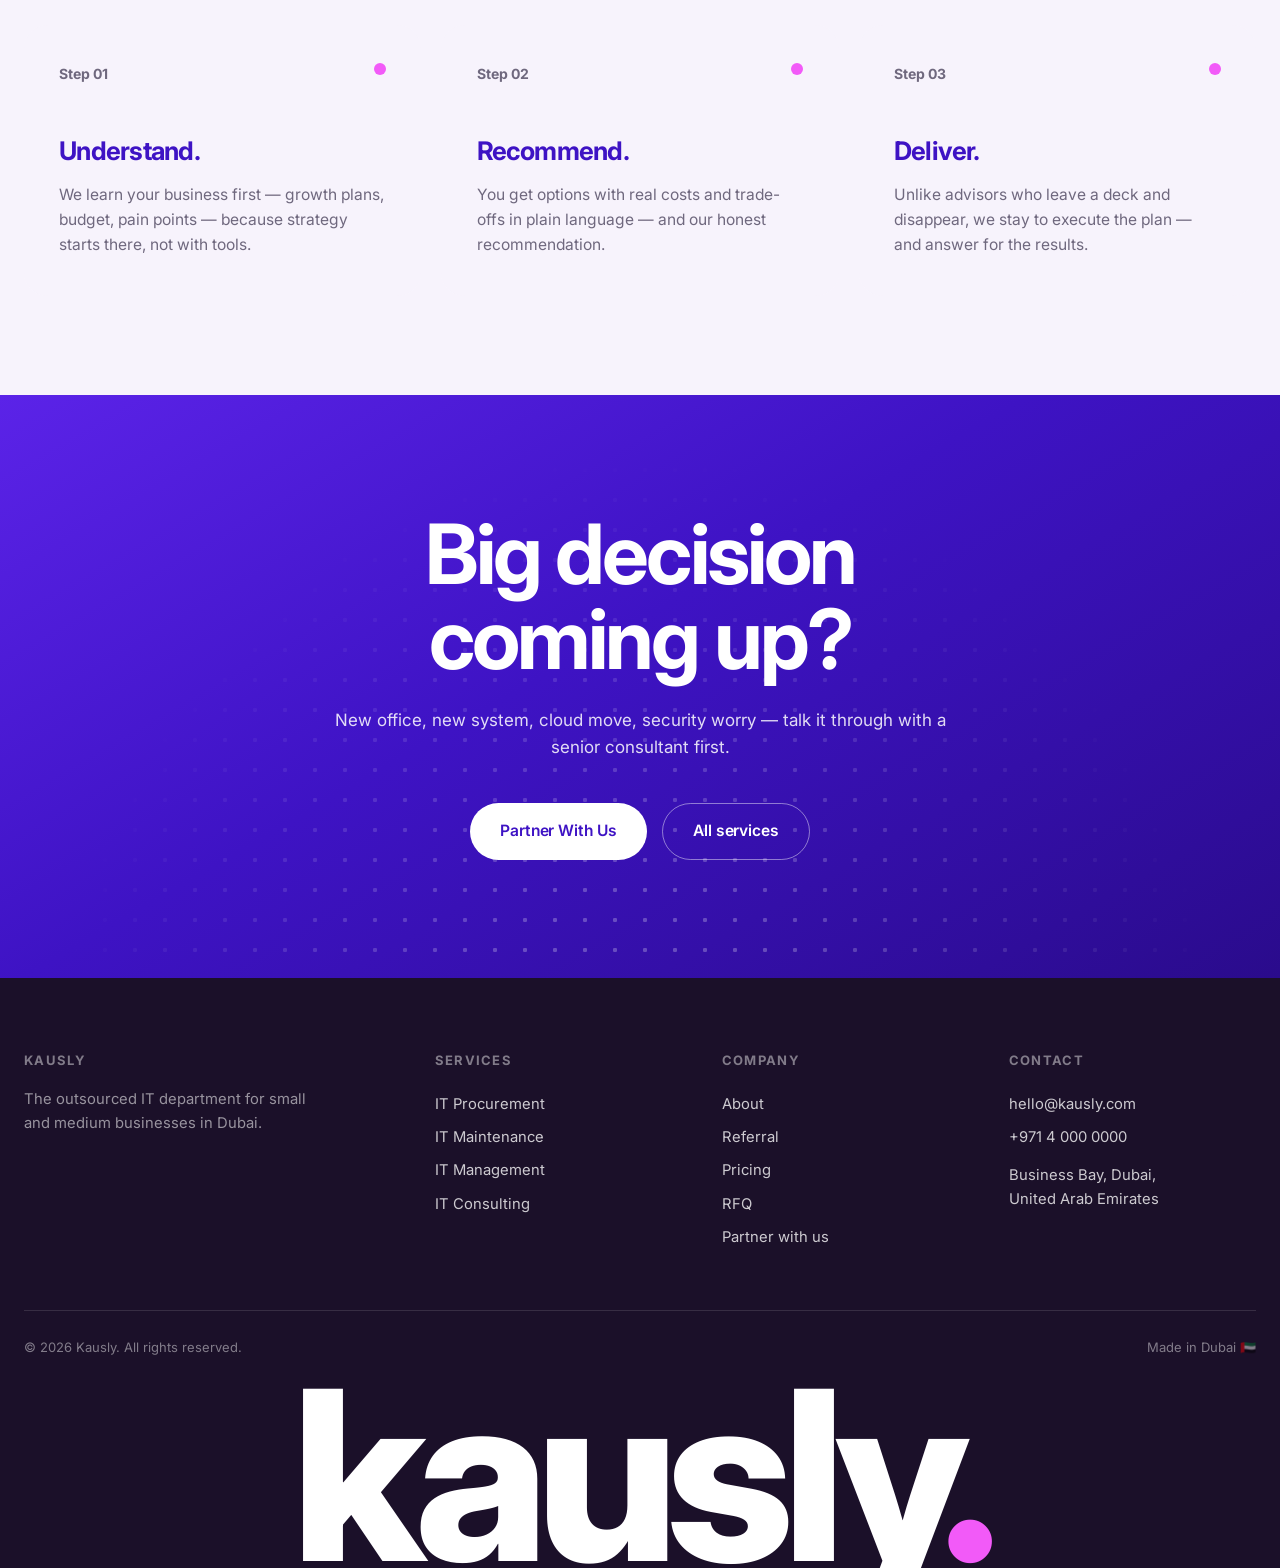
<file: service-consulting.html>
<!DOCTYPE html>
<html lang="en">
<head>
  <meta charset="UTF-8" />
  <meta name="viewport" content="width=device-width, initial-scale=1.0" />
  <title>IT Consulting — Kausly</title>
  <meta name="description" content="Senior technology consulting from Kausly — roadmaps, budgets, audits and migrations that align IT with where your business is going." />
  <link rel="preconnect" href="https://fonts.googleapis.com" />
  <link rel="preconnect" href="https://fonts.gstatic.com" crossorigin />
  <link href="https://fonts.googleapis.com/css2?family=Inter:wght@400;500;600;700;800&display=swap" rel="stylesheet" />
  <link rel="stylesheet" href="styles.css" />
  <link rel="icon" href="data:image/svg+xml,<svg xmlns='http://www.w3.org/2000/svg' viewBox='0 0 32 32'><rect width='32' height='32' rx='16' fill='%233E13C4'/><circle cx='16' cy='22' r='5' fill='%23F25AF8'/></svg>" />
</head>
<body>

  <header class="nav" id="nav">
    <div class="container nav__inner">
      <a href="index.html" class="logo" aria-label="Kausly home">kausly<span class="logo__dot">.</span></a>
      <nav class="nav__links" id="navLinks" aria-label="Primary">
        <a href="about.html">About</a>
        <a href="services.html">Services</a>
        <a href="referral.html">Referral</a>
        <a href="pricing.html">Pricing</a>
        <a href="rfq.html">RFQ</a>
        <a href="partner.html" class="mobile-only">Partner with us</a>
      </nav>
      <div class="nav__actions">
        <a href="partner.html" class="btn btn--primary btn--sm"><span>Partner with us</span></a>
        <button class="nav__toggle" id="navToggle" aria-label="Open menu" aria-expanded="false"><span></span><span></span></button>
      </div>
    </div>
  </header>

  <main>
    <section class="phero">
      <div class="container">
        <p class="eyebrow reveal-up" style="--d:0">Service 04 · IT Consulting</p>
        <h1 class="phero__title">
          <span class="line-mask"><span class="line reveal-line" style="--d:1">A CTO's brain.</span></span>
          <span class="line-mask"><span class="line reveal-line" style="--d:2">Without the salary.</span></span>
        </h1>
        <p class="phero__sub reveal-up" style="--d:3">
          Senior technology guidance on demand — roadmaps, budgets, audits and
          migrations that point your technology where your business is going.
        </p>
        <div class="phero__cta reveal-up" style="--d:4">
          <a href="partner.html" class="btn btn--primary"><span>Partner With Us</span></a>
          <a href="pricing.html" class="btn btn--outline"><span>See pricing</span></a>
        </div>
      </div>
    </section>

    <section class="section">
      <div class="container">
        <div class="section__head" data-reveal>
          <div>
            <p class="eyebrow" style="--i:0">What's included</p>
            <h2 class="h2" style="--i:1">Strategy you can<br />actually execute.</h2>
          </div>
        </div>
        <div class="included" data-reveal>
          <div class="included__item" style="--i:0"><i></i><div><strong>Technology roadmaps</strong><span>A 12–24 month plan tied to your business goals, not tech fashion.</span></div></div>
          <div class="included__item" style="--i:1"><i></i><div><strong>IT budgeting</strong><span>Know what technology will cost next year — before next year arrives.</span></div></div>
          <div class="included__item" style="--i:2"><i></i><div><strong>Infrastructure &amp; security audits</strong><span>An honest, documented picture of your risks and how to close them.</span></div></div>
          <div class="included__item" style="--i:3"><i></i><div><strong>Cloud &amp; system migrations</strong><span>Move platforms without losing data, uptime or your weekend.</span></div></div>
          <div class="included__item" style="--i:4"><i></i><div><strong>Vendor &amp; contract strategy</strong><span>Independent advice on what to buy, renew, renegotiate or retire.</span></div></div>
          <div class="included__item" style="--i:5"><i></i><div><strong>Quarterly reviews</strong><span>A standing session with a senior consultant to keep plans on track.</span></div></div>
        </div>
      </div>
    </section>

    <section class="section section--tint">
      <div class="container">
        <div class="section__head" data-reveal>
          <div>
            <p class="eyebrow" style="--i:0">How it works</p>
            <h2 class="h2" style="--i:1">Advice with<br />accountability.</h2>
          </div>
        </div>
        <div class="steps" data-reveal>
          <div class="step" style="--i:0">
            <span class="step__dot" aria-hidden="true"></span>
            <span class="step__num">Step 01</span>
            <h3>Understand.</h3>
            <p>We learn your business first — growth plans, budget, pain points — because strategy starts there, not with tools.</p>
          </div>
          <div class="step" style="--i:1">
            <span class="step__dot" aria-hidden="true"></span>
            <span class="step__num">Step 02</span>
            <h3>Recommend.</h3>
            <p>You get options with real costs and trade-offs in plain language — and our honest recommendation.</p>
          </div>
          <div class="step" style="--i:2">
            <span class="step__dot" aria-hidden="true"></span>
            <span class="step__num">Step 03</span>
            <h3>Deliver.</h3>
            <p>Unlike advisors who leave a deck and disappear, we stay to execute the plan — and answer for the results.</p>
          </div>
        </div>
      </div>
    </section>

    <section class="cta">
      <div class="cta__dots" aria-hidden="true"></div>
      <div class="container" data-reveal>
        <h2 class="cta__title" style="--i:0">Big decision<br />coming up?</h2>
        <p class="cta__sub" style="--i:1">New office, new system, cloud move, security worry — talk it through with a senior consultant first.</p>
        <div class="cta__actions" style="--i:2">
          <a href="partner.html" class="btn btn--light"><span>Partner With Us</span></a>
          <a href="services.html" class="btn btn--outline-light"><span>All services</span></a>
        </div>
      </div>
    </section>
  </main>

  <footer class="footer">
    <div class="container footer__inner">
      <div class="footer__col footer__col--brand">
        <p class="footer__head">Kausly</p>
        <p class="footer__desc">The outsourced IT department for small and medium businesses in Dubai.</p>
      </div>
      <div class="footer__col">
        <p class="footer__head">Services</p>
        <a href="service-procurement.html">IT Procurement</a>
        <a href="service-maintenance.html">IT Maintenance</a>
        <a href="service-management.html">IT Management</a>
        <a href="service-consulting.html">IT Consulting</a>
      </div>
      <div class="footer__col">
        <p class="footer__head">Company</p>
        <a href="about.html">About</a>
        <a href="referral.html">Referral</a>
        <a href="pricing.html">Pricing</a>
        <a href="rfq.html">RFQ</a>
        <a href="partner.html">Partner with us</a>
      </div>
      <div class="footer__col">
        <p class="footer__head">Contact</p>
        <a href="mailto:hello@kausly.com">hello@kausly.com</a>
        <a href="tel:+97140000000">+971 4 000 0000</a>
        <p class="footer__addr">Business Bay, Dubai,<br />United Arab Emirates</p>
      </div>
    </div>
    <div class="container footer__meta">
      <p>© 2026 Kausly. All rights reserved.</p>
      <p>Made in Dubai 🇦🇪</p>
    </div>
    <div class="footer__wordmark" aria-hidden="true">
      <span data-reveal style="--i:0">kausly<i>.</i></span>
    </div>
  </footer>

  <script src="script.js"></script>
</body>
</html>
</file>
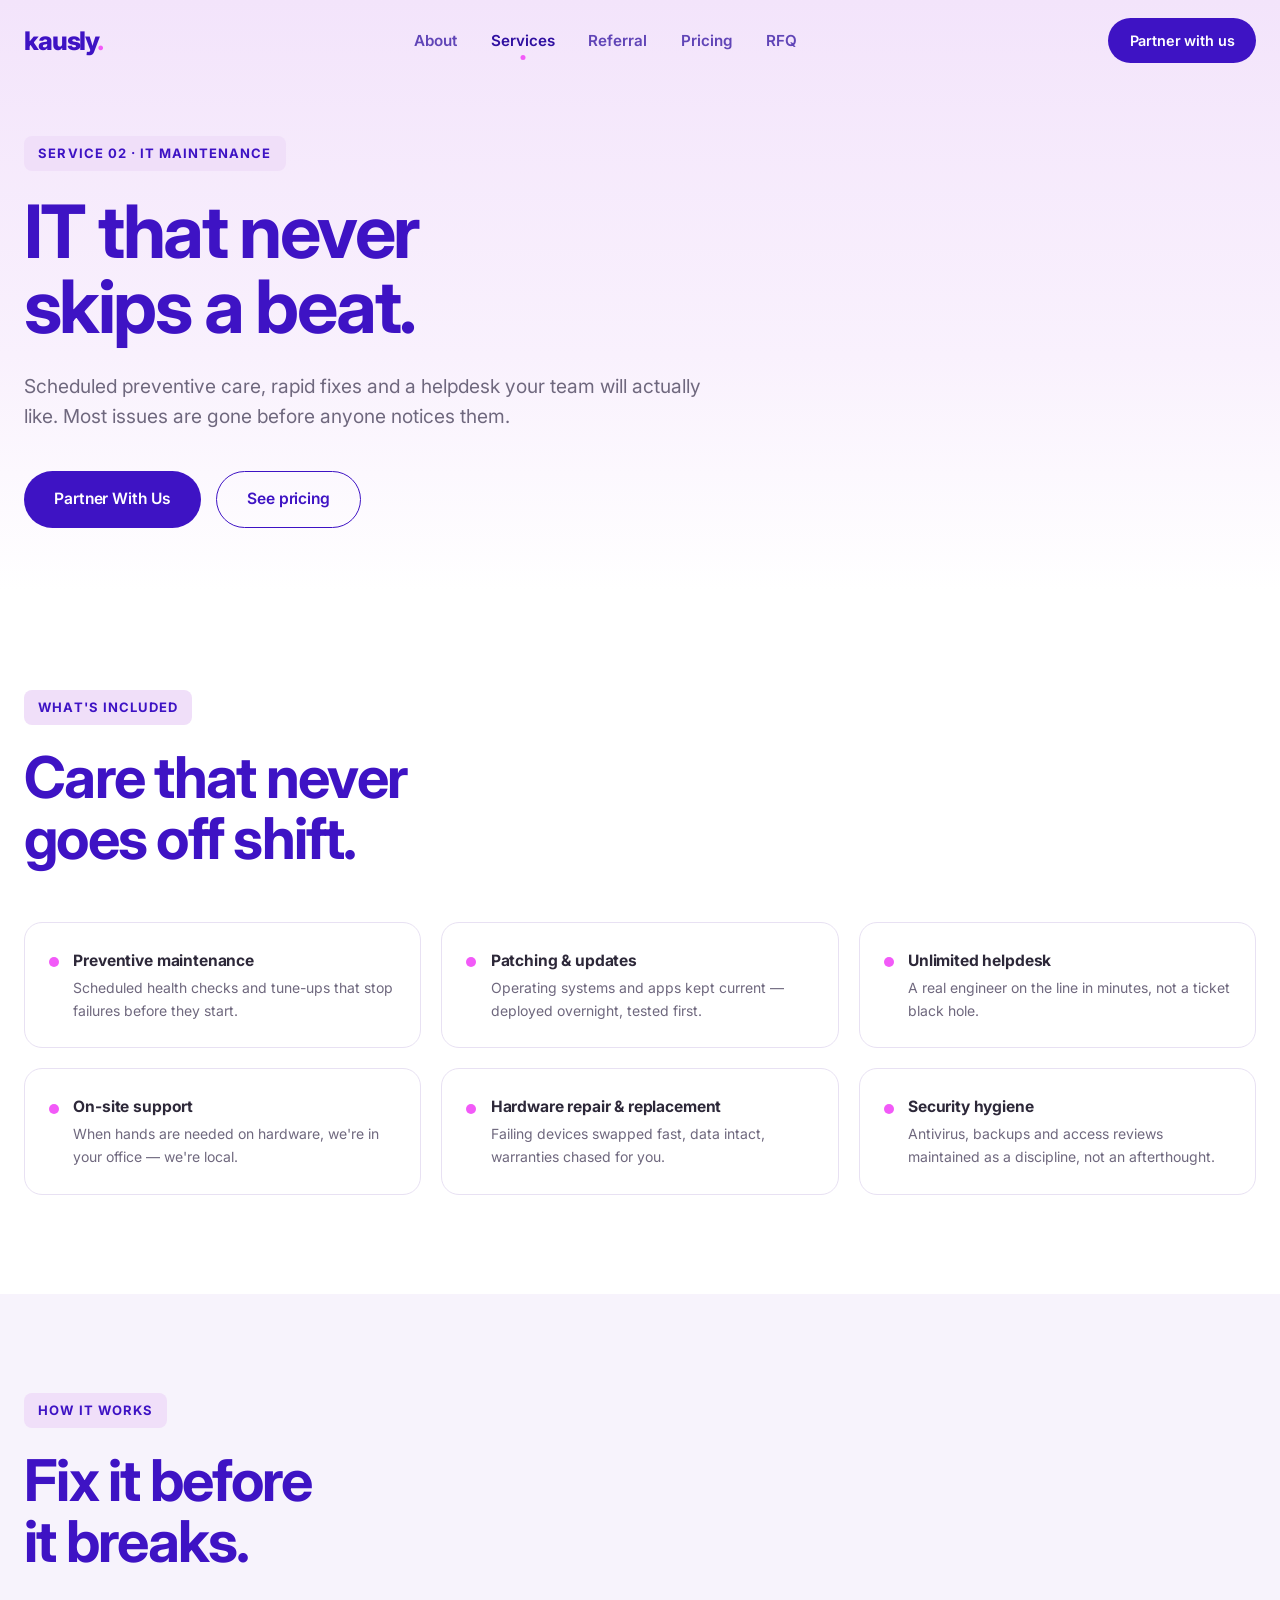
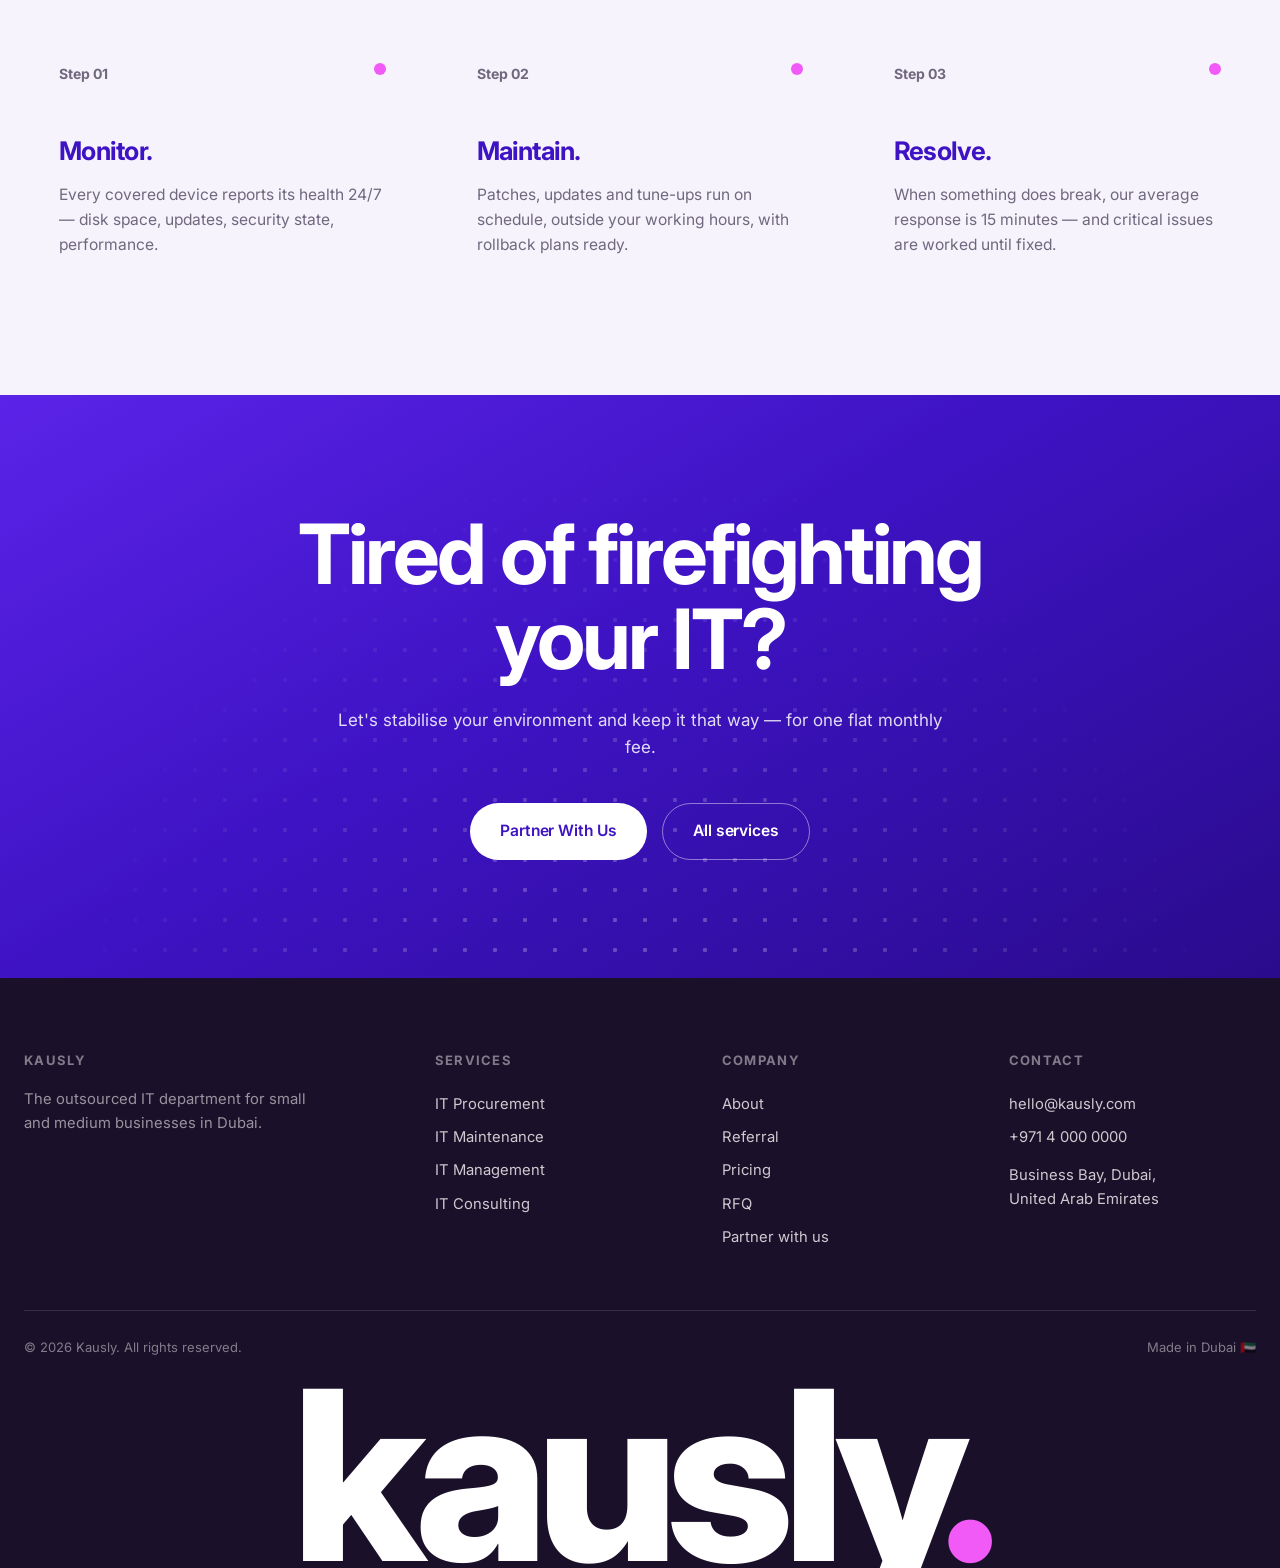
<file: service-maintenance.html>
<!DOCTYPE html>
<html lang="en">
<head>
  <meta charset="UTF-8" />
  <meta name="viewport" content="width=device-width, initial-scale=1.0" />
  <title>IT Maintenance — Kausly</title>
  <meta name="description" content="Preventive maintenance, patching, helpdesk and on-site support from Kausly — systems that stay healthy, patched and secure." />
  <link rel="preconnect" href="https://fonts.googleapis.com" />
  <link rel="preconnect" href="https://fonts.gstatic.com" crossorigin />
  <link href="https://fonts.googleapis.com/css2?family=Inter:wght@400;500;600;700;800&display=swap" rel="stylesheet" />
  <link rel="stylesheet" href="styles.css" />
  <link rel="icon" href="data:image/svg+xml,<svg xmlns='http://www.w3.org/2000/svg' viewBox='0 0 32 32'><rect width='32' height='32' rx='16' fill='%233E13C4'/><circle cx='16' cy='22' r='5' fill='%23F25AF8'/></svg>" />
</head>
<body>

  <header class="nav" id="nav">
    <div class="container nav__inner">
      <a href="index.html" class="logo" aria-label="Kausly home">kausly<span class="logo__dot">.</span></a>
      <nav class="nav__links" id="navLinks" aria-label="Primary">
        <a href="about.html">About</a>
        <a href="services.html">Services</a>
        <a href="referral.html">Referral</a>
        <a href="pricing.html">Pricing</a>
        <a href="rfq.html">RFQ</a>
        <a href="partner.html" class="mobile-only">Partner with us</a>
      </nav>
      <div class="nav__actions">
        <a href="partner.html" class="btn btn--primary btn--sm"><span>Partner with us</span></a>
        <button class="nav__toggle" id="navToggle" aria-label="Open menu" aria-expanded="false"><span></span><span></span></button>
      </div>
    </div>
  </header>

  <main>
    <section class="phero">
      <div class="container">
        <p class="eyebrow reveal-up" style="--d:0">Service 02 · IT Maintenance</p>
        <h1 class="phero__title">
          <span class="line-mask"><span class="line reveal-line" style="--d:1">IT that never</span></span>
          <span class="line-mask"><span class="line reveal-line" style="--d:2">skips a beat.</span></span>
        </h1>
        <p class="phero__sub reveal-up" style="--d:3">
          Scheduled preventive care, rapid fixes and a helpdesk your team will
          actually like. Most issues are gone before anyone notices them.
        </p>
        <div class="phero__cta reveal-up" style="--d:4">
          <a href="partner.html" class="btn btn--primary"><span>Partner With Us</span></a>
          <a href="pricing.html" class="btn btn--outline"><span>See pricing</span></a>
        </div>
      </div>
    </section>

    <section class="section">
      <div class="container">
        <div class="section__head" data-reveal>
          <div>
            <p class="eyebrow" style="--i:0">What's included</p>
            <h2 class="h2" style="--i:1">Care that never<br />goes off shift.</h2>
          </div>
        </div>
        <div class="included" data-reveal>
          <div class="included__item" style="--i:0"><i></i><div><strong>Preventive maintenance</strong><span>Scheduled health checks and tune-ups that stop failures before they start.</span></div></div>
          <div class="included__item" style="--i:1"><i></i><div><strong>Patching &amp; updates</strong><span>Operating systems and apps kept current — deployed overnight, tested first.</span></div></div>
          <div class="included__item" style="--i:2"><i></i><div><strong>Unlimited helpdesk</strong><span>A real engineer on the line in minutes, not a ticket black hole.</span></div></div>
          <div class="included__item" style="--i:3"><i></i><div><strong>On-site support</strong><span>When hands are needed on hardware, we're in your office — we're local.</span></div></div>
          <div class="included__item" style="--i:4"><i></i><div><strong>Hardware repair &amp; replacement</strong><span>Failing devices swapped fast, data intact, warranties chased for you.</span></div></div>
          <div class="included__item" style="--i:5"><i></i><div><strong>Security hygiene</strong><span>Antivirus, backups and access reviews maintained as a discipline, not an afterthought.</span></div></div>
        </div>
      </div>
    </section>

    <section class="section section--tint">
      <div class="container">
        <div class="section__head" data-reveal>
          <div>
            <p class="eyebrow" style="--i:0">How it works</p>
            <h2 class="h2" style="--i:1">Fix it before<br />it breaks.</h2>
          </div>
        </div>
        <div class="steps" data-reveal>
          <div class="step" style="--i:0">
            <span class="step__dot" aria-hidden="true"></span>
            <span class="step__num">Step 01</span>
            <h3>Monitor.</h3>
            <p>Every covered device reports its health 24/7 — disk space, updates, security state, performance.</p>
          </div>
          <div class="step" style="--i:1">
            <span class="step__dot" aria-hidden="true"></span>
            <span class="step__num">Step 02</span>
            <h3>Maintain.</h3>
            <p>Patches, updates and tune-ups run on schedule, outside your working hours, with rollback plans ready.</p>
          </div>
          <div class="step" style="--i:2">
            <span class="step__dot" aria-hidden="true"></span>
            <span class="step__num">Step 03</span>
            <h3>Resolve.</h3>
            <p>When something does break, our average response is 15 minutes — and critical issues are worked until fixed.</p>
          </div>
        </div>
      </div>
    </section>

    <section class="cta">
      <div class="cta__dots" aria-hidden="true"></div>
      <div class="container" data-reveal>
        <h2 class="cta__title" style="--i:0">Tired of firefighting<br />your IT?</h2>
        <p class="cta__sub" style="--i:1">Let's stabilise your environment and keep it that way — for one flat monthly fee.</p>
        <div class="cta__actions" style="--i:2">
          <a href="partner.html" class="btn btn--light"><span>Partner With Us</span></a>
          <a href="services.html" class="btn btn--outline-light"><span>All services</span></a>
        </div>
      </div>
    </section>
  </main>

  <footer class="footer">
    <div class="container footer__inner">
      <div class="footer__col footer__col--brand">
        <p class="footer__head">Kausly</p>
        <p class="footer__desc">The outsourced IT department for small and medium businesses in Dubai.</p>
      </div>
      <div class="footer__col">
        <p class="footer__head">Services</p>
        <a href="service-procurement.html">IT Procurement</a>
        <a href="service-maintenance.html">IT Maintenance</a>
        <a href="service-management.html">IT Management</a>
        <a href="service-consulting.html">IT Consulting</a>
      </div>
      <div class="footer__col">
        <p class="footer__head">Company</p>
        <a href="about.html">About</a>
        <a href="referral.html">Referral</a>
        <a href="pricing.html">Pricing</a>
        <a href="rfq.html">RFQ</a>
        <a href="partner.html">Partner with us</a>
      </div>
      <div class="footer__col">
        <p class="footer__head">Contact</p>
        <a href="mailto:hello@kausly.com">hello@kausly.com</a>
        <a href="tel:+97140000000">+971 4 000 0000</a>
        <p class="footer__addr">Business Bay, Dubai,<br />United Arab Emirates</p>
      </div>
    </div>
    <div class="container footer__meta">
      <p>© 2026 Kausly. All rights reserved.</p>
      <p>Made in Dubai 🇦🇪</p>
    </div>
    <div class="footer__wordmark" aria-hidden="true">
      <span data-reveal style="--i:0">kausly<i>.</i></span>
    </div>
  </footer>

  <script src="script.js"></script>
</body>
</html>
</file>
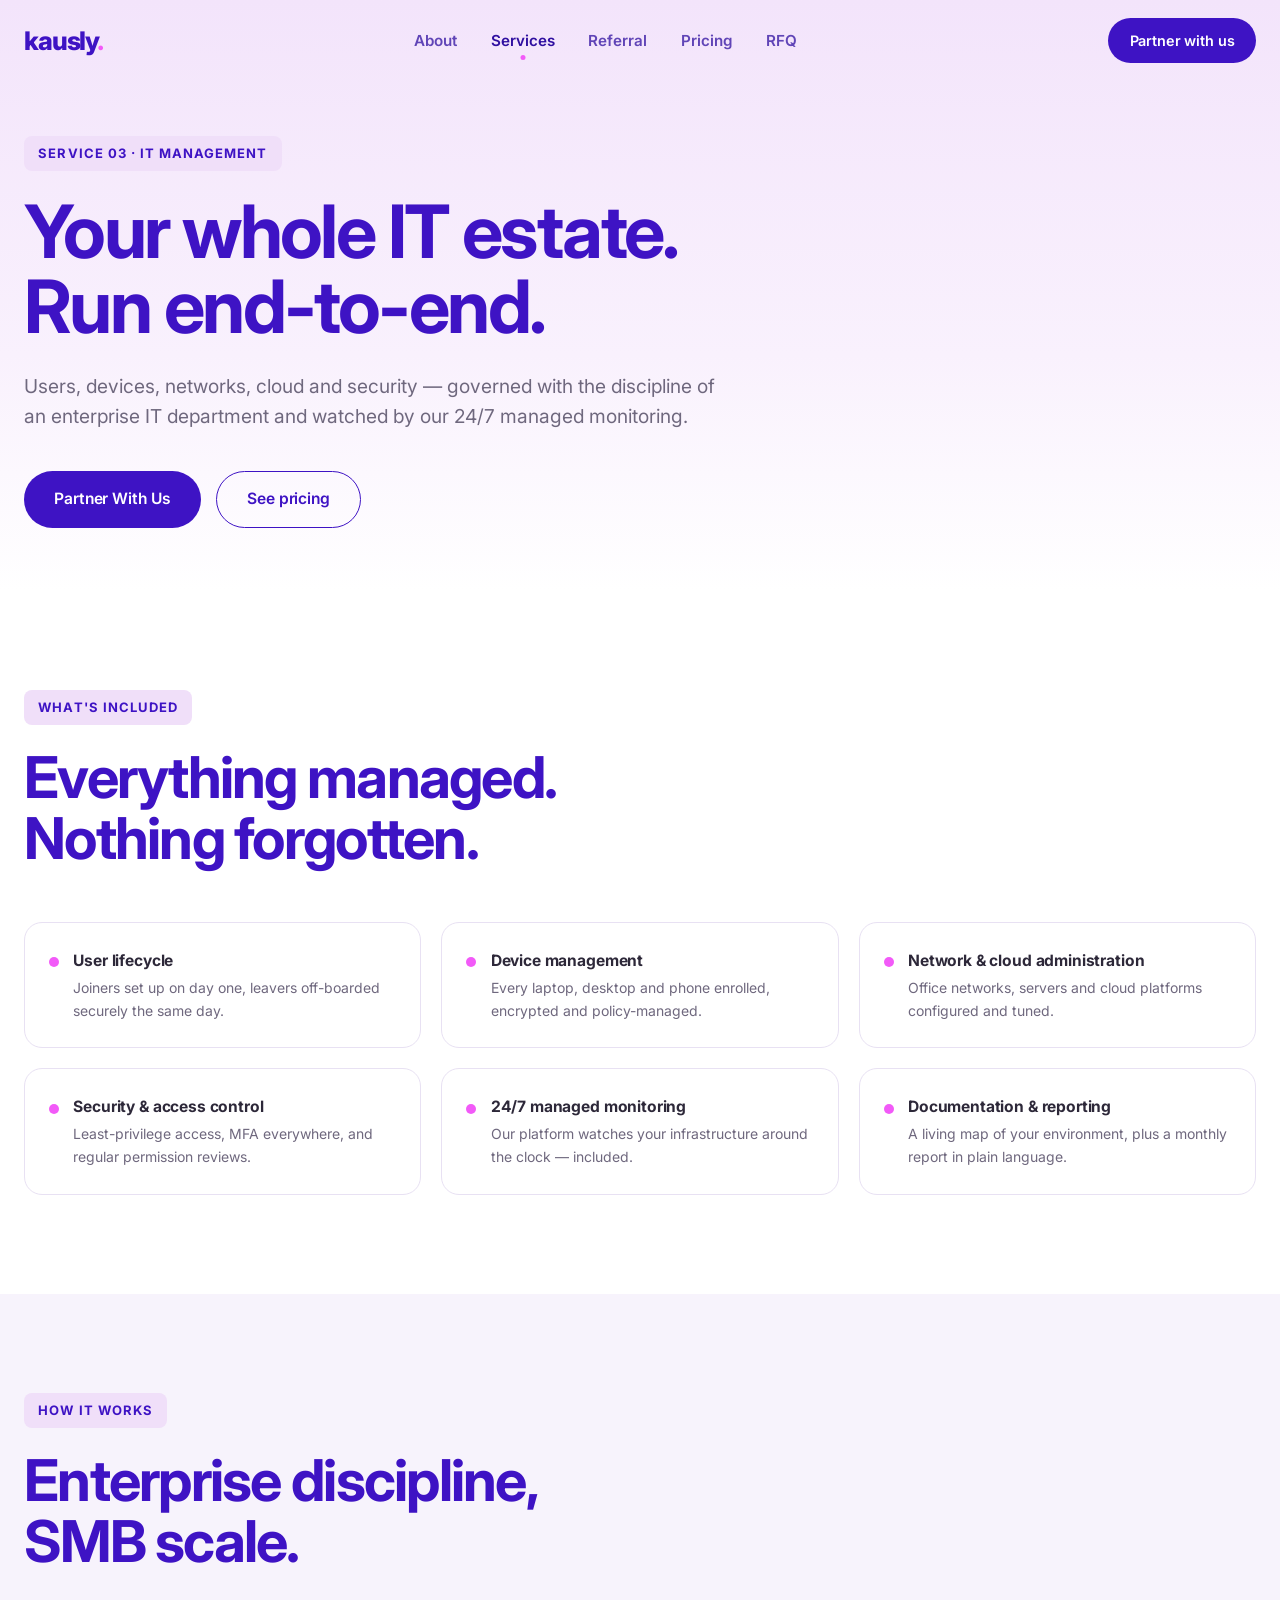
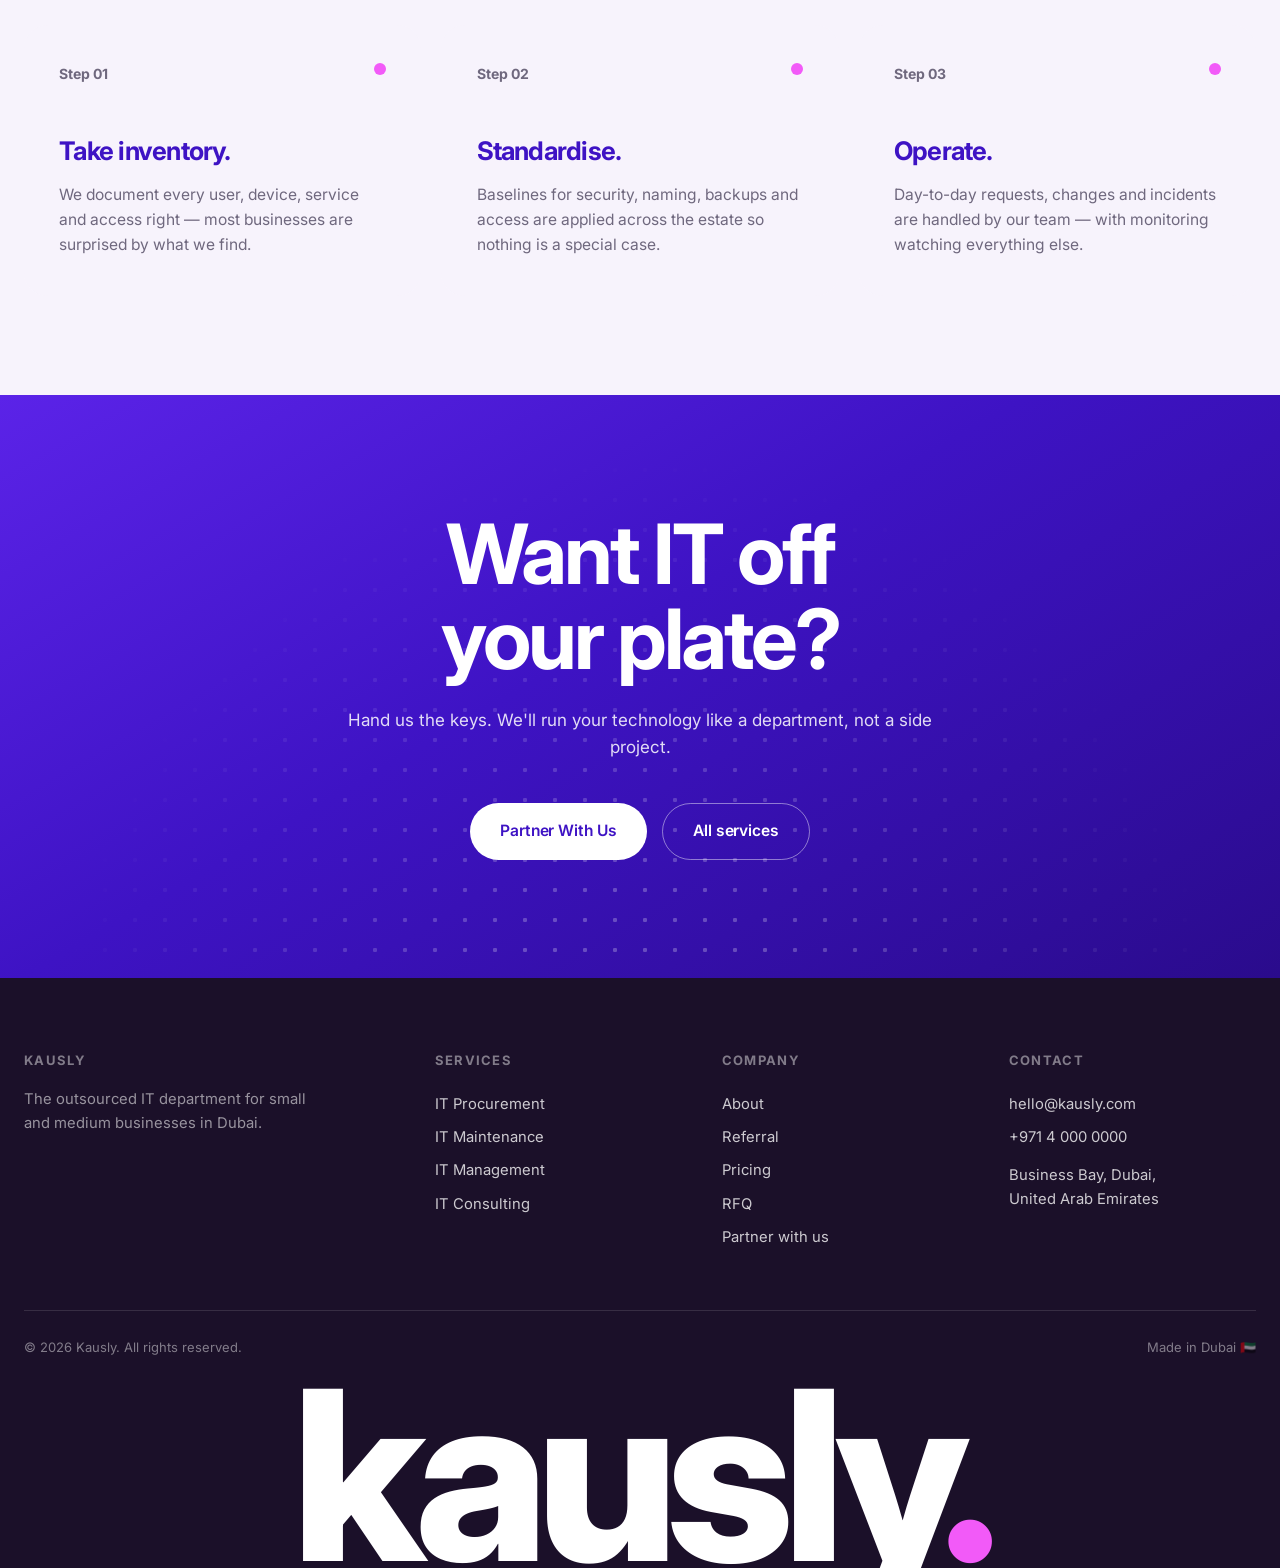
<file: service-management.html>
<!DOCTYPE html>
<html lang="en">
<head>
  <meta charset="UTF-8" />
  <meta name="viewport" content="width=device-width, initial-scale=1.0" />
  <title>IT Management — Kausly</title>
  <meta name="description" content="End-to-end IT management from Kausly — users, devices, networks, cloud and security, run with enterprise discipline and 24/7 monitoring." />
  <link rel="preconnect" href="https://fonts.googleapis.com" />
  <link rel="preconnect" href="https://fonts.gstatic.com" crossorigin />
  <link href="https://fonts.googleapis.com/css2?family=Inter:wght@400;500;600;700;800&display=swap" rel="stylesheet" />
  <link rel="stylesheet" href="styles.css" />
  <link rel="icon" href="data:image/svg+xml,<svg xmlns='http://www.w3.org/2000/svg' viewBox='0 0 32 32'><rect width='32' height='32' rx='16' fill='%233E13C4'/><circle cx='16' cy='22' r='5' fill='%23F25AF8'/></svg>" />
</head>
<body>

  <header class="nav" id="nav">
    <div class="container nav__inner">
      <a href="index.html" class="logo" aria-label="Kausly home">kausly<span class="logo__dot">.</span></a>
      <nav class="nav__links" id="navLinks" aria-label="Primary">
        <a href="about.html">About</a>
        <a href="services.html">Services</a>
        <a href="referral.html">Referral</a>
        <a href="pricing.html">Pricing</a>
        <a href="rfq.html">RFQ</a>
        <a href="partner.html" class="mobile-only">Partner with us</a>
      </nav>
      <div class="nav__actions">
        <a href="partner.html" class="btn btn--primary btn--sm"><span>Partner with us</span></a>
        <button class="nav__toggle" id="navToggle" aria-label="Open menu" aria-expanded="false"><span></span><span></span></button>
      </div>
    </div>
  </header>

  <main>
    <section class="phero">
      <div class="container">
        <p class="eyebrow reveal-up" style="--d:0">Service 03 · IT Management</p>
        <h1 class="phero__title">
          <span class="line-mask"><span class="line reveal-line" style="--d:1">Your whole IT estate.</span></span>
          <span class="line-mask"><span class="line reveal-line" style="--d:2">Run end-to-end.</span></span>
        </h1>
        <p class="phero__sub reveal-up" style="--d:3">
          Users, devices, networks, cloud and security — governed with the
          discipline of an enterprise IT department and watched by our
          24/7 managed monitoring.
        </p>
        <div class="phero__cta reveal-up" style="--d:4">
          <a href="partner.html" class="btn btn--primary"><span>Partner With Us</span></a>
          <a href="pricing.html" class="btn btn--outline"><span>See pricing</span></a>
        </div>
      </div>
    </section>

    <section class="section">
      <div class="container">
        <div class="section__head" data-reveal>
          <div>
            <p class="eyebrow" style="--i:0">What's included</p>
            <h2 class="h2" style="--i:1">Everything managed.<br />Nothing forgotten.</h2>
          </div>
        </div>
        <div class="included" data-reveal>
          <div class="included__item" style="--i:0"><i></i><div><strong>User lifecycle</strong><span>Joiners set up on day one, leavers off-boarded securely the same day.</span></div></div>
          <div class="included__item" style="--i:1"><i></i><div><strong>Device management</strong><span>Every laptop, desktop and phone enrolled, encrypted and policy-managed.</span></div></div>
          <div class="included__item" style="--i:2"><i></i><div><strong>Network &amp; cloud administration</strong><span>Office networks, servers and cloud platforms configured and tuned.</span></div></div>
          <div class="included__item" style="--i:3"><i></i><div><strong>Security &amp; access control</strong><span>Least-privilege access, MFA everywhere, and regular permission reviews.</span></div></div>
          <div class="included__item" style="--i:4"><i></i><div><strong>24/7 managed monitoring</strong><span>Our platform watches your infrastructure around the clock — included.</span></div></div>
          <div class="included__item" style="--i:5"><i></i><div><strong>Documentation &amp; reporting</strong><span>A living map of your environment, plus a monthly report in plain language.</span></div></div>
        </div>
      </div>
    </section>

    <section class="section section--tint">
      <div class="container">
        <div class="section__head" data-reveal>
          <div>
            <p class="eyebrow" style="--i:0">How it works</p>
            <h2 class="h2" style="--i:1">Enterprise discipline,<br />SMB scale.</h2>
          </div>
        </div>
        <div class="steps" data-reveal>
          <div class="step" style="--i:0">
            <span class="step__dot" aria-hidden="true"></span>
            <span class="step__num">Step 01</span>
            <h3>Take inventory.</h3>
            <p>We document every user, device, service and access right — most businesses are surprised by what we find.</p>
          </div>
          <div class="step" style="--i:1">
            <span class="step__dot" aria-hidden="true"></span>
            <span class="step__num">Step 02</span>
            <h3>Standardise.</h3>
            <p>Baselines for security, naming, backups and access are applied across the estate so nothing is a special case.</p>
          </div>
          <div class="step" style="--i:2">
            <span class="step__dot" aria-hidden="true"></span>
            <span class="step__num">Step 03</span>
            <h3>Operate.</h3>
            <p>Day-to-day requests, changes and incidents are handled by our team — with monitoring watching everything else.</p>
          </div>
        </div>
      </div>
    </section>

    <section class="cta">
      <div class="cta__dots" aria-hidden="true"></div>
      <div class="container" data-reveal>
        <h2 class="cta__title" style="--i:0">Want IT off<br />your plate?</h2>
        <p class="cta__sub" style="--i:1">Hand us the keys. We'll run your technology like a department, not a side project.</p>
        <div class="cta__actions" style="--i:2">
          <a href="partner.html" class="btn btn--light"><span>Partner With Us</span></a>
          <a href="services.html" class="btn btn--outline-light"><span>All services</span></a>
        </div>
      </div>
    </section>
  </main>

  <footer class="footer">
    <div class="container footer__inner">
      <div class="footer__col footer__col--brand">
        <p class="footer__head">Kausly</p>
        <p class="footer__desc">The outsourced IT department for small and medium businesses in Dubai.</p>
      </div>
      <div class="footer__col">
        <p class="footer__head">Services</p>
        <a href="service-procurement.html">IT Procurement</a>
        <a href="service-maintenance.html">IT Maintenance</a>
        <a href="service-management.html">IT Management</a>
        <a href="service-consulting.html">IT Consulting</a>
      </div>
      <div class="footer__col">
        <p class="footer__head">Company</p>
        <a href="about.html">About</a>
        <a href="referral.html">Referral</a>
        <a href="pricing.html">Pricing</a>
        <a href="rfq.html">RFQ</a>
        <a href="partner.html">Partner with us</a>
      </div>
      <div class="footer__col">
        <p class="footer__head">Contact</p>
        <a href="mailto:hello@kausly.com">hello@kausly.com</a>
        <a href="tel:+97140000000">+971 4 000 0000</a>
        <p class="footer__addr">Business Bay, Dubai,<br />United Arab Emirates</p>
      </div>
    </div>
    <div class="container footer__meta">
      <p>© 2026 Kausly. All rights reserved.</p>
      <p>Made in Dubai 🇦🇪</p>
    </div>
    <div class="footer__wordmark" aria-hidden="true">
      <span data-reveal style="--i:0">kausly<i>.</i></span>
    </div>
  </footer>

  <script src="script.js"></script>
</body>
</html>
</file>
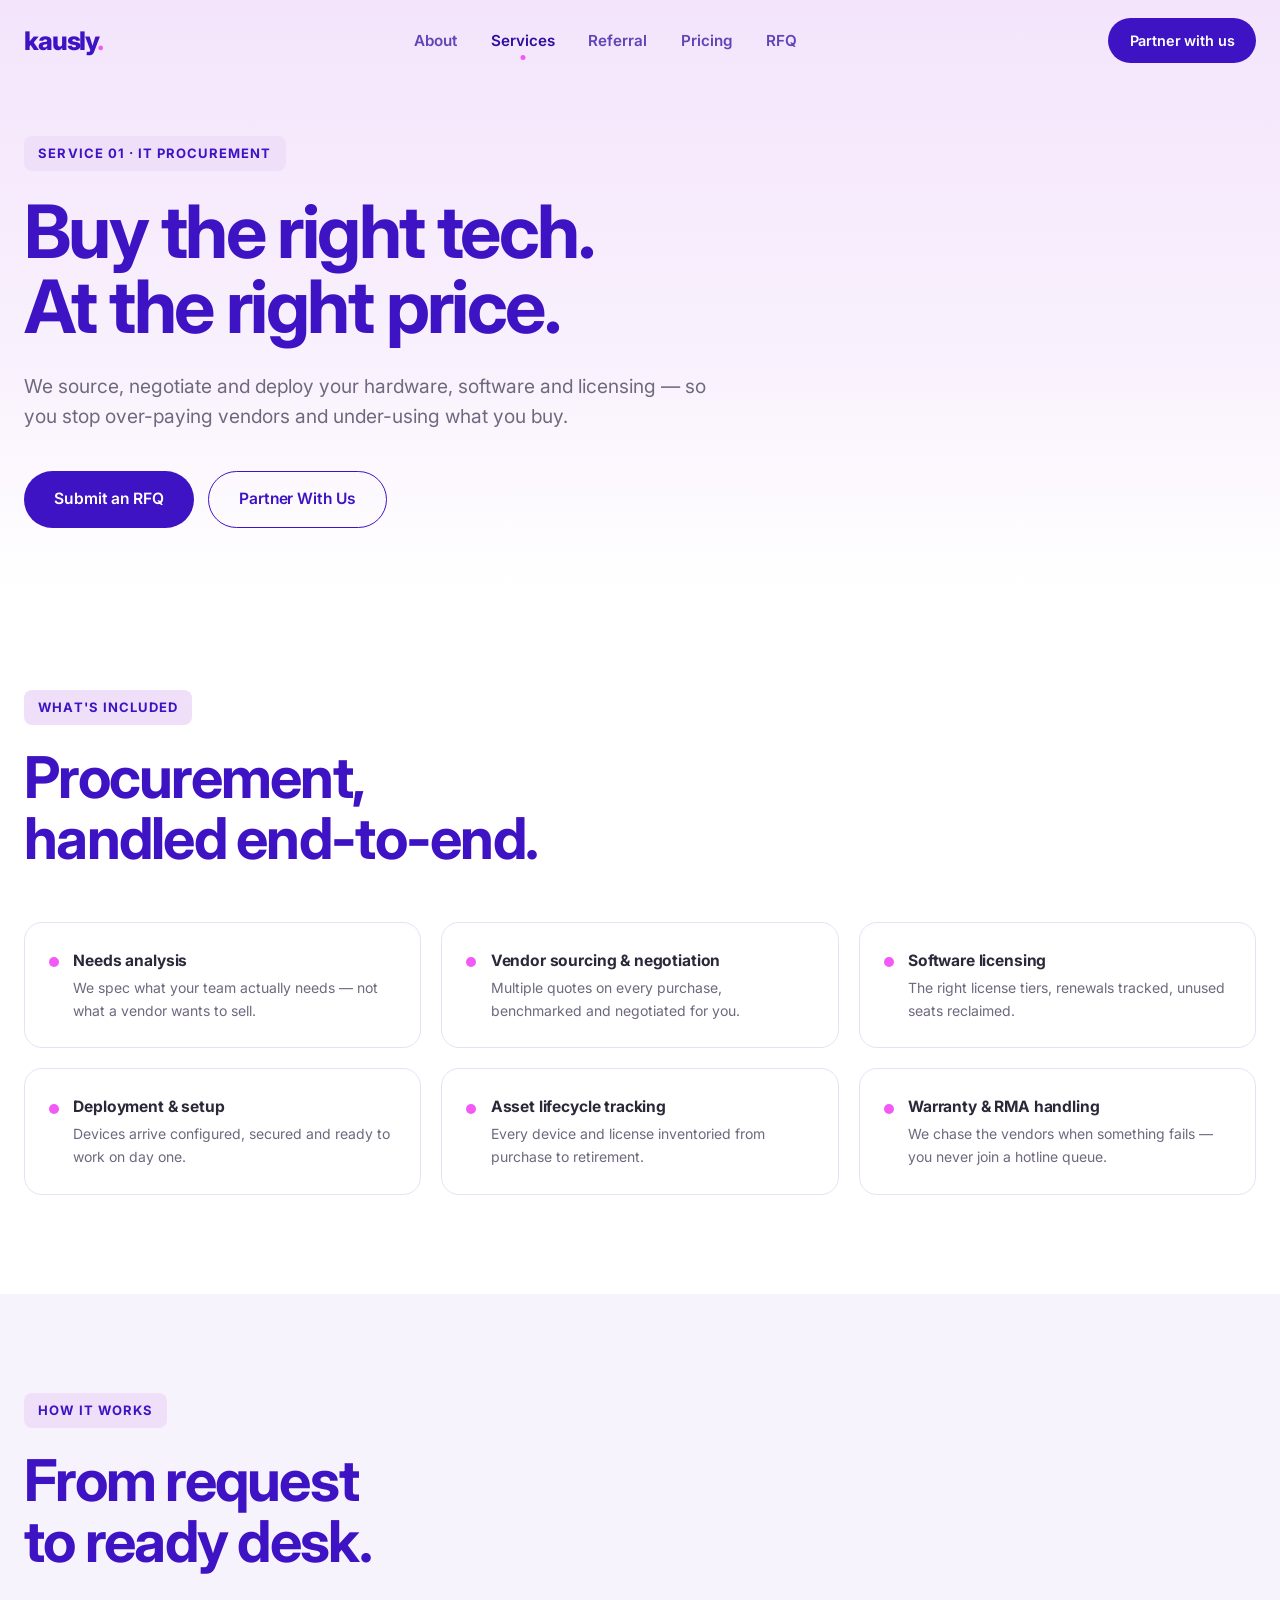
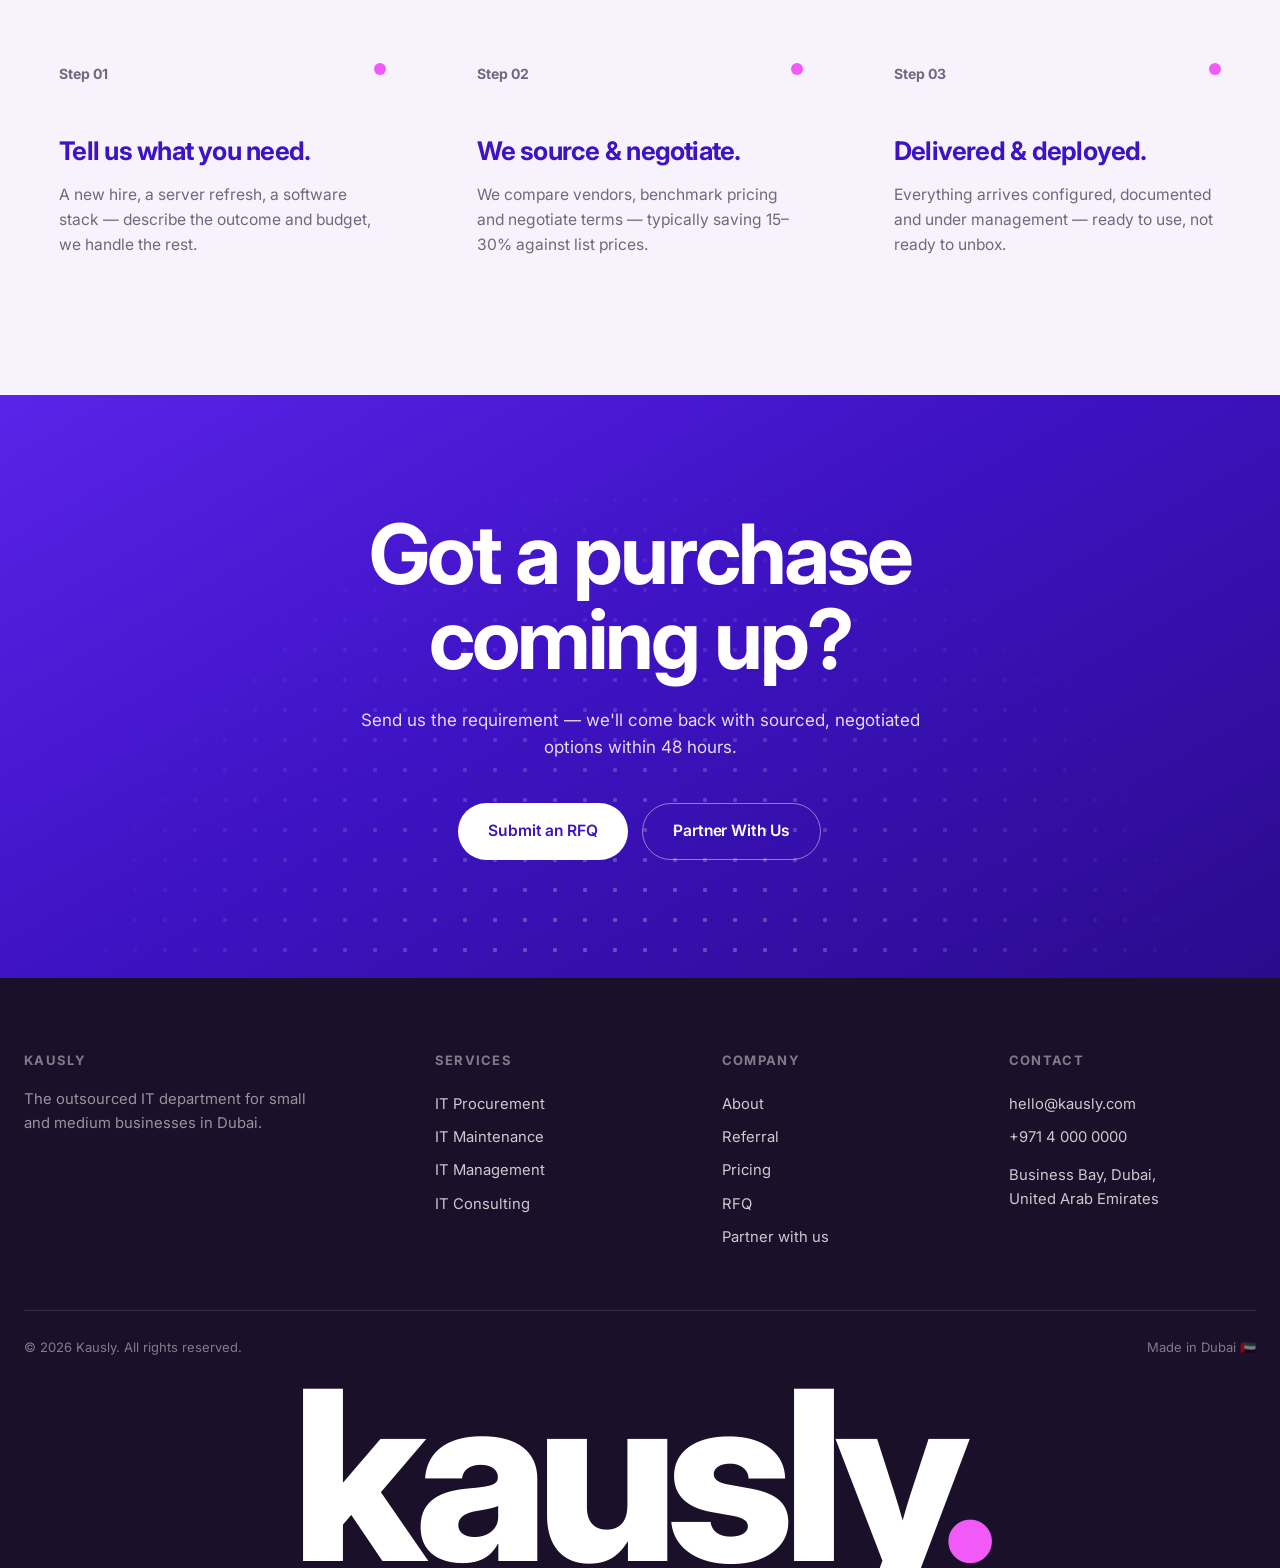
<file: service-procurement.html>
<!DOCTYPE html>
<html lang="en">
<head>
  <meta charset="UTF-8" />
  <meta name="viewport" content="width=device-width, initial-scale=1.0" />
  <title>IT Procurement — Kausly</title>
  <meta name="description" content="Hardware, software and licensing sourced, negotiated and deployed by Kausly — the right technology at the right price." />
  <link rel="preconnect" href="https://fonts.googleapis.com" />
  <link rel="preconnect" href="https://fonts.gstatic.com" crossorigin />
  <link href="https://fonts.googleapis.com/css2?family=Inter:wght@400;500;600;700;800&display=swap" rel="stylesheet" />
  <link rel="stylesheet" href="styles.css" />
  <link rel="icon" href="data:image/svg+xml,<svg xmlns='http://www.w3.org/2000/svg' viewBox='0 0 32 32'><rect width='32' height='32' rx='16' fill='%233E13C4'/><circle cx='16' cy='22' r='5' fill='%23F25AF8'/></svg>" />
</head>
<body>

  <header class="nav" id="nav">
    <div class="container nav__inner">
      <a href="index.html" class="logo" aria-label="Kausly home">kausly<span class="logo__dot">.</span></a>
      <nav class="nav__links" id="navLinks" aria-label="Primary">
        <a href="about.html">About</a>
        <a href="services.html">Services</a>
        <a href="referral.html">Referral</a>
        <a href="pricing.html">Pricing</a>
        <a href="rfq.html">RFQ</a>
        <a href="partner.html" class="mobile-only">Partner with us</a>
      </nav>
      <div class="nav__actions">
        <a href="partner.html" class="btn btn--primary btn--sm"><span>Partner with us</span></a>
        <button class="nav__toggle" id="navToggle" aria-label="Open menu" aria-expanded="false"><span></span><span></span></button>
      </div>
    </div>
  </header>

  <main>
    <section class="phero">
      <div class="container">
        <p class="eyebrow reveal-up" style="--d:0">Service 01 · IT Procurement</p>
        <h1 class="phero__title">
          <span class="line-mask"><span class="line reveal-line" style="--d:1">Buy the right tech.</span></span>
          <span class="line-mask"><span class="line reveal-line" style="--d:2">At the right price.</span></span>
        </h1>
        <p class="phero__sub reveal-up" style="--d:3">
          We source, negotiate and deploy your hardware, software and licensing —
          so you stop over-paying vendors and under-using what you buy.
        </p>
        <div class="phero__cta reveal-up" style="--d:4">
          <a href="rfq.html" class="btn btn--primary"><span>Submit an RFQ</span></a>
          <a href="partner.html" class="btn btn--outline"><span>Partner With Us</span></a>
        </div>
      </div>
    </section>

    <section class="section">
      <div class="container">
        <div class="section__head" data-reveal>
          <div>
            <p class="eyebrow" style="--i:0">What's included</p>
            <h2 class="h2" style="--i:1">Procurement,<br />handled end-to-end.</h2>
          </div>
        </div>
        <div class="included" data-reveal>
          <div class="included__item" style="--i:0"><i></i><div><strong>Needs analysis</strong><span>We spec what your team actually needs — not what a vendor wants to sell.</span></div></div>
          <div class="included__item" style="--i:1"><i></i><div><strong>Vendor sourcing &amp; negotiation</strong><span>Multiple quotes on every purchase, benchmarked and negotiated for you.</span></div></div>
          <div class="included__item" style="--i:2"><i></i><div><strong>Software licensing</strong><span>The right license tiers, renewals tracked, unused seats reclaimed.</span></div></div>
          <div class="included__item" style="--i:3"><i></i><div><strong>Deployment &amp; setup</strong><span>Devices arrive configured, secured and ready to work on day one.</span></div></div>
          <div class="included__item" style="--i:4"><i></i><div><strong>Asset lifecycle tracking</strong><span>Every device and license inventoried from purchase to retirement.</span></div></div>
          <div class="included__item" style="--i:5"><i></i><div><strong>Warranty &amp; RMA handling</strong><span>We chase the vendors when something fails — you never join a hotline queue.</span></div></div>
        </div>
      </div>
    </section>

    <section class="section section--tint">
      <div class="container">
        <div class="section__head" data-reveal>
          <div>
            <p class="eyebrow" style="--i:0">How it works</p>
            <h2 class="h2" style="--i:1">From request<br />to ready desk.</h2>
          </div>
        </div>
        <div class="steps" data-reveal>
          <div class="step" style="--i:0">
            <span class="step__dot" aria-hidden="true"></span>
            <span class="step__num">Step 01</span>
            <h3>Tell us what you need.</h3>
            <p>A new hire, a server refresh, a software stack — describe the outcome and budget, we handle the rest.</p>
          </div>
          <div class="step" style="--i:1">
            <span class="step__dot" aria-hidden="true"></span>
            <span class="step__num">Step 02</span>
            <h3>We source &amp; negotiate.</h3>
            <p>We compare vendors, benchmark pricing and negotiate terms — typically saving 15–30% against list prices.</p>
          </div>
          <div class="step" style="--i:2">
            <span class="step__dot" aria-hidden="true"></span>
            <span class="step__num">Step 03</span>
            <h3>Delivered &amp; deployed.</h3>
            <p>Everything arrives configured, documented and under management — ready to use, not ready to unbox.</p>
          </div>
        </div>
      </div>
    </section>

    <section class="cta">
      <div class="cta__dots" aria-hidden="true"></div>
      <div class="container" data-reveal>
        <h2 class="cta__title" style="--i:0">Got a purchase<br />coming up?</h2>
        <p class="cta__sub" style="--i:1">Send us the requirement — we'll come back with sourced, negotiated options within 48 hours.</p>
        <div class="cta__actions" style="--i:2">
          <a href="rfq.html" class="btn btn--light"><span>Submit an RFQ</span></a>
          <a href="partner.html" class="btn btn--outline-light"><span>Partner With Us</span></a>
        </div>
      </div>
    </section>
  </main>

  <footer class="footer">
    <div class="container footer__inner">
      <div class="footer__col footer__col--brand">
        <p class="footer__head">Kausly</p>
        <p class="footer__desc">The outsourced IT department for small and medium businesses in Dubai.</p>
      </div>
      <div class="footer__col">
        <p class="footer__head">Services</p>
        <a href="service-procurement.html">IT Procurement</a>
        <a href="service-maintenance.html">IT Maintenance</a>
        <a href="service-management.html">IT Management</a>
        <a href="service-consulting.html">IT Consulting</a>
      </div>
      <div class="footer__col">
        <p class="footer__head">Company</p>
        <a href="about.html">About</a>
        <a href="referral.html">Referral</a>
        <a href="pricing.html">Pricing</a>
        <a href="rfq.html">RFQ</a>
        <a href="partner.html">Partner with us</a>
      </div>
      <div class="footer__col">
        <p class="footer__head">Contact</p>
        <a href="mailto:hello@kausly.com">hello@kausly.com</a>
        <a href="tel:+97140000000">+971 4 000 0000</a>
        <p class="footer__addr">Business Bay, Dubai,<br />United Arab Emirates</p>
      </div>
    </div>
    <div class="container footer__meta">
      <p>© 2026 Kausly. All rights reserved.</p>
      <p>Made in Dubai 🇦🇪</p>
    </div>
    <div class="footer__wordmark" aria-hidden="true">
      <span data-reveal style="--i:0">kausly<i>.</i></span>
    </div>
  </footer>

  <script src="script.js"></script>
</body>
</html>
</file>
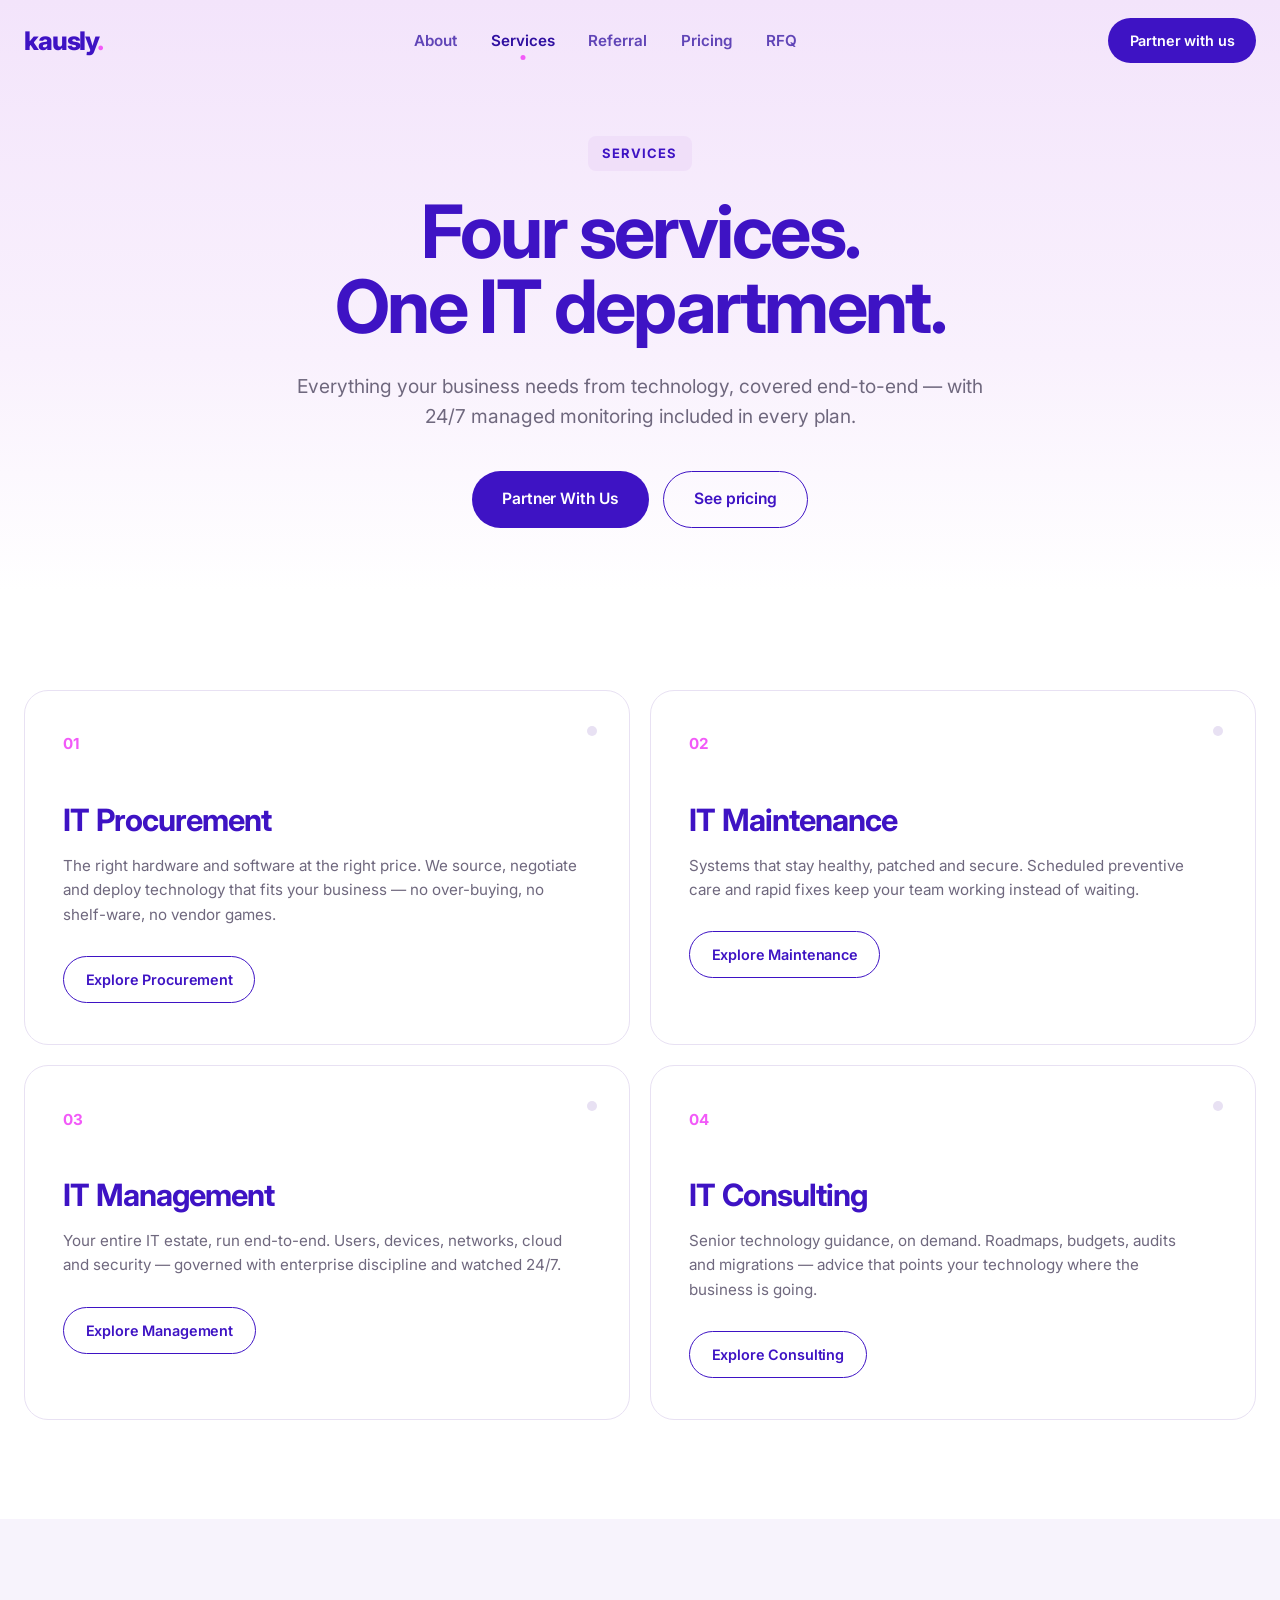
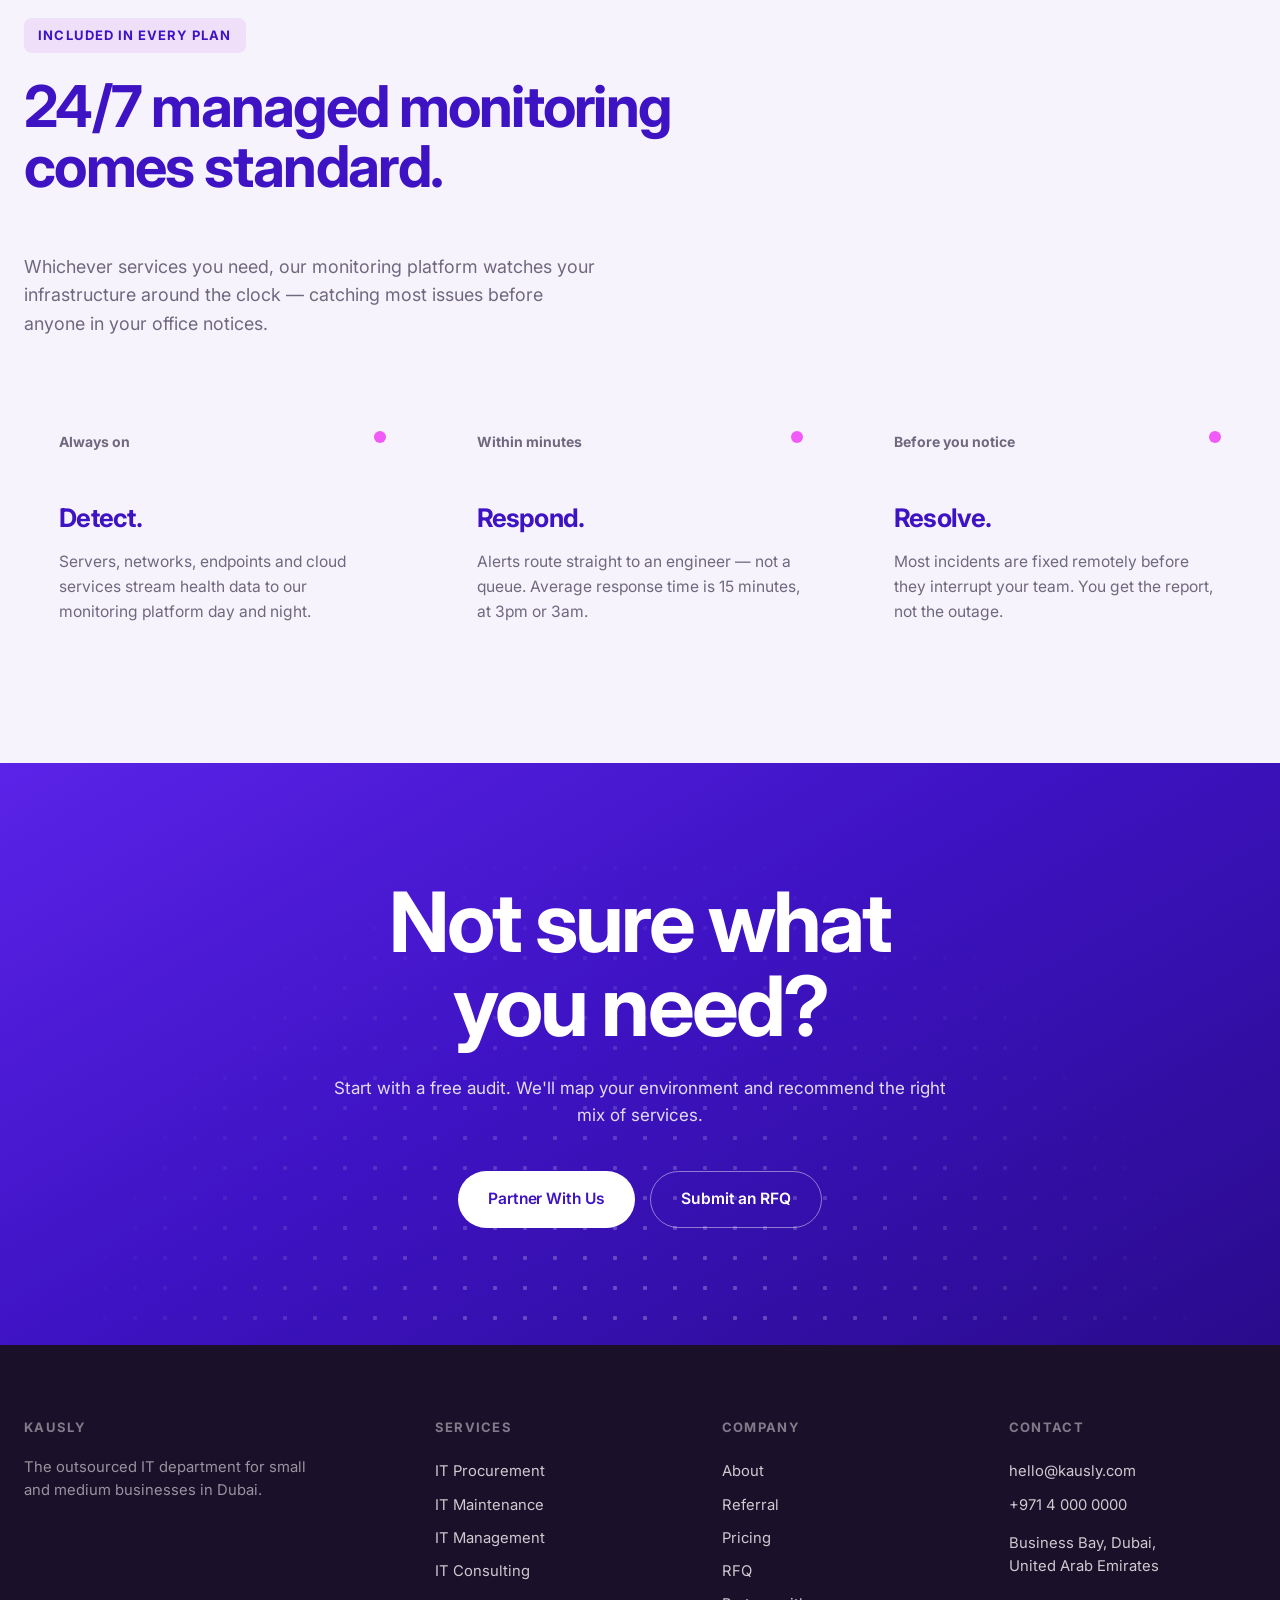
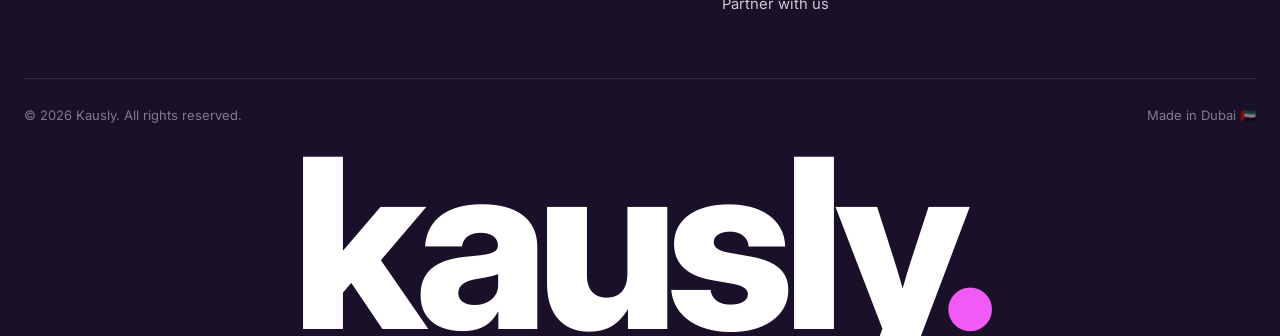
<file: services.html>
<!DOCTYPE html>
<html lang="en">
<head>
  <meta charset="UTF-8" />
  <meta name="viewport" content="width=device-width, initial-scale=1.0" />
  <title>Services — Kausly</title>
  <meta name="description" content="IT Procurement, Maintenance, Management and Consulting — four services, one outsourced IT department for your business." />
  <link rel="preconnect" href="https://fonts.googleapis.com" />
  <link rel="preconnect" href="https://fonts.gstatic.com" crossorigin />
  <link href="https://fonts.googleapis.com/css2?family=Inter:wght@400;500;600;700;800&display=swap" rel="stylesheet" />
  <link rel="stylesheet" href="styles.css" />
  <link rel="icon" href="data:image/svg+xml,<svg xmlns='http://www.w3.org/2000/svg' viewBox='0 0 32 32'><rect width='32' height='32' rx='16' fill='%233E13C4'/><circle cx='16' cy='22' r='5' fill='%23F25AF8'/></svg>" />
</head>
<body>

  <header class="nav" id="nav">
    <div class="container nav__inner">
      <a href="index.html" class="logo" aria-label="Kausly home">kausly<span class="logo__dot">.</span></a>
      <nav class="nav__links" id="navLinks" aria-label="Primary">
        <a href="about.html">About</a>
        <a href="services.html">Services</a>
        <a href="referral.html">Referral</a>
        <a href="pricing.html">Pricing</a>
        <a href="rfq.html">RFQ</a>
        <a href="partner.html" class="mobile-only">Partner with us</a>
      </nav>
      <div class="nav__actions">
        <a href="partner.html" class="btn btn--primary btn--sm"><span>Partner with us</span></a>
        <button class="nav__toggle" id="navToggle" aria-label="Open menu" aria-expanded="false"><span></span><span></span></button>
      </div>
    </div>
  </header>

  <main>
    <section class="phero phero--center">
      <div class="container">
        <p class="eyebrow reveal-up" style="--d:0">Services</p>
        <h1 class="phero__title">
          <span class="line-mask"><span class="line reveal-line" style="--d:1">Four services.</span></span>
          <span class="line-mask"><span class="line reveal-line" style="--d:2">One IT department.</span></span>
        </h1>
        <p class="phero__sub reveal-up" style="--d:3">
          Everything your business needs from technology, covered end-to-end —
          with 24/7 managed monitoring included in every plan.
        </p>
        <div class="phero__cta reveal-up" style="--d:4">
          <a href="partner.html" class="btn btn--primary"><span>Partner With Us</span></a>
          <a href="pricing.html" class="btn btn--outline"><span>See pricing</span></a>
        </div>
      </div>
    </section>

    <section class="section">
      <div class="container">
        <div class="grid-cards grid-cards--2">
          <article class="card svc-card" data-reveal style="--i:0">
            <span class="svc-card__num">01</span>
            <h3>IT Procurement</h3>
            <p>The right hardware and software at the right price. We source, negotiate and deploy technology that fits your business — no over-buying, no shelf-ware, no vendor games.</p>
            <a class="btn btn--outline btn--sm svc-card__btn" href="service-procurement.html"><span>Explore Procurement</span></a>
          </article>
          <article class="card svc-card" data-reveal style="--i:1">
            <span class="svc-card__num">02</span>
            <h3>IT Maintenance</h3>
            <p>Systems that stay healthy, patched and secure. Scheduled preventive care and rapid fixes keep your team working instead of waiting.</p>
            <a class="btn btn--outline btn--sm svc-card__btn" href="service-maintenance.html"><span>Explore Maintenance</span></a>
          </article>
          <article class="card svc-card" data-reveal style="--i:2">
            <span class="svc-card__num">03</span>
            <h3>IT Management</h3>
            <p>Your entire IT estate, run end-to-end. Users, devices, networks, cloud and security — governed with enterprise discipline and watched 24/7.</p>
            <a class="btn btn--outline btn--sm svc-card__btn" href="service-management.html"><span>Explore Management</span></a>
          </article>
          <article class="card svc-card" data-reveal style="--i:3">
            <span class="svc-card__num">04</span>
            <h3>IT Consulting</h3>
            <p>Senior technology guidance, on demand. Roadmaps, budgets, audits and migrations — advice that points your technology where the business is going.</p>
            <a class="btn btn--outline btn--sm svc-card__btn" href="service-consulting.html"><span>Explore Consulting</span></a>
          </article>
        </div>
      </div>
    </section>

    <section class="section section--tint">
      <div class="container">
        <div class="section__head" data-reveal>
          <div>
            <p class="eyebrow" style="--i:0">Included in every plan</p>
            <h2 class="h2" style="--i:1">24/7 managed monitoring<br />comes standard.</h2>
          </div>
          <p class="section__lede" style="--i:2">Whichever services you need, our monitoring platform watches your infrastructure around the clock — catching most issues before anyone in your office notices.</p>
        </div>
        <div class="steps" data-reveal>
          <div class="step" style="--i:0">
            <span class="step__dot" aria-hidden="true"></span>
            <span class="step__num">Always on</span>
            <h3>Detect.</h3>
            <p>Servers, networks, endpoints and cloud services stream health data to our monitoring platform day and night.</p>
          </div>
          <div class="step" style="--i:1">
            <span class="step__dot" aria-hidden="true"></span>
            <span class="step__num">Within minutes</span>
            <h3>Respond.</h3>
            <p>Alerts route straight to an engineer — not a queue. Average response time is 15 minutes, at 3pm or 3am.</p>
          </div>
          <div class="step" style="--i:2">
            <span class="step__dot" aria-hidden="true"></span>
            <span class="step__num">Before you notice</span>
            <h3>Resolve.</h3>
            <p>Most incidents are fixed remotely before they interrupt your team. You get the report, not the outage.</p>
          </div>
        </div>
      </div>
    </section>

    <section class="cta">
      <div class="cta__dots" aria-hidden="true"></div>
      <div class="container" data-reveal>
        <h2 class="cta__title" style="--i:0">Not sure what<br />you need?</h2>
        <p class="cta__sub" style="--i:1">Start with a free audit. We'll map your environment and recommend the right mix of services.</p>
        <div class="cta__actions" style="--i:2">
          <a href="partner.html" class="btn btn--light"><span>Partner With Us</span></a>
          <a href="rfq.html" class="btn btn--outline-light"><span>Submit an RFQ</span></a>
        </div>
      </div>
    </section>
  </main>

  <footer class="footer">
    <div class="container footer__inner">
      <div class="footer__col footer__col--brand">
        <p class="footer__head">Kausly</p>
        <p class="footer__desc">The outsourced IT department for small and medium businesses in Dubai.</p>
      </div>
      <div class="footer__col">
        <p class="footer__head">Services</p>
        <a href="service-procurement.html">IT Procurement</a>
        <a href="service-maintenance.html">IT Maintenance</a>
        <a href="service-management.html">IT Management</a>
        <a href="service-consulting.html">IT Consulting</a>
      </div>
      <div class="footer__col">
        <p class="footer__head">Company</p>
        <a href="about.html">About</a>
        <a href="referral.html">Referral</a>
        <a href="pricing.html">Pricing</a>
        <a href="rfq.html">RFQ</a>
        <a href="partner.html">Partner with us</a>
      </div>
      <div class="footer__col">
        <p class="footer__head">Contact</p>
        <a href="mailto:hello@kausly.com">hello@kausly.com</a>
        <a href="tel:+97140000000">+971 4 000 0000</a>
        <p class="footer__addr">Business Bay, Dubai,<br />United Arab Emirates</p>
      </div>
    </div>
    <div class="container footer__meta">
      <p>© 2026 Kausly. All rights reserved.</p>
      <p>Made in Dubai 🇦🇪</p>
    </div>
    <div class="footer__wordmark" aria-hidden="true">
      <span data-reveal style="--i:0">kausly<i>.</i></span>
    </div>
  </footer>

  <script src="script.js"></script>
</body>
</html>
</file>
<file: styles.css>
/* ============================================================
   Kausly — design system
   Deep indigo type & buttons · lilac gradient fields ·
   bright pink accent circles & badges · white cards
   ============================================================ */

:root {
  --bg: #ffffff;
  --tint: #f7f3fc;
  --purple: #3e13c4;
  --purple-deep: #2a0b8c;
  --purple-ink: #2f0fa0;
  --ink: #403a4d;
  --muted: #6f687e;
  --line: #e8e1f3;
  --lilac: #f0dff9;
  --lilac-strong: #e3c8f6;
  --pink: #f25af8;
  --pink-soft: #fbd7fc;
  --pink-pale: #fdeffe;
  --radius: 24px;
  --ease: cubic-bezier(0.22, 1, 0.36, 1);
  --font: "Inter", -apple-system, BlinkMacSystemFont, "Segoe UI", sans-serif;
}

* { margin: 0; padding: 0; box-sizing: border-box; }

html { scroll-behavior: smooth; }

body {
  font-family: var(--font);
  background: var(--bg);
  color: var(--ink);
  font-size: 1.0625rem;
  line-height: 1.6;
  -webkit-font-smoothing: antialiased;
  text-rendering: optimizeLegibility;
  overflow-x: hidden;
}

::selection { background: rgba(242, 90, 248, 0.22); }

img, svg { display: block; }
a { color: inherit; text-decoration: none; }

.container {
  width: min(1240px, 100% - 3rem);
  margin-inline: auto;
}
.container--narrow { width: min(860px, 100% - 3rem); }

/* ============ Typography ============ */

h1, h2, h3, .h2 { color: var(--purple); }

.h2 {
  font-size: clamp(2.2rem, 4.6vw, 3.6rem);
  line-height: 1.05;
  letter-spacing: -0.03em;
  font-weight: 700;
}

.eyebrow {
  display: inline-block;
  font-size: 0.8125rem;
  font-weight: 700;
  letter-spacing: 0.08em;
  text-transform: uppercase;
  color: var(--purple);
  background: var(--lilac);
  border-radius: 8px;
  padding: 0.45rem 0.9rem;
  margin-bottom: 1.4rem;
}

.section__lede {
  max-width: 32em;
  color: var(--muted);
  font-size: clamp(1.0625rem, 1.4vw, 1.1875rem);
  margin-top: 1.5rem;
}

/* ============ Buttons ============ */

.btn {
  display: inline-flex;
  align-items: center;
  justify-content: center;
  gap: 0.55rem;
  padding: 0.95rem 1.9rem;
  border-radius: 999px;
  font-size: 0.975rem;
  font-weight: 600;
  letter-spacing: -0.01em;
  border: none;
  cursor: pointer;
  font-family: inherit;
  transition: background 0.35s var(--ease), color 0.35s var(--ease),
              border-color 0.35s var(--ease), transform 0.35s var(--ease),
              box-shadow 0.35s var(--ease);
  will-change: transform;
}
.btn:active { transform: scale(0.97); }

.btn--primary { background: var(--purple); color: #fff; }
.btn--primary:hover {
  background: var(--purple-deep);
  transform: translateY(-2px);
  box-shadow: 0 14px 34px -12px rgba(62, 19, 196, 0.55);
}

.btn--outline {
  background: transparent;
  color: var(--purple);
  border: 1.5px solid var(--purple);
}
.btn--outline:hover {
  background: var(--purple);
  color: #fff;
  transform: translateY(-2px);
}

.btn--pink { background: var(--pink); color: #fff; }
.btn--pink:hover {
  background: #d93ee0;
  transform: translateY(-2px);
  box-shadow: 0 14px 34px -12px rgba(242, 90, 248, 0.55);
}

.btn--light { background: #fff; color: var(--purple); }
.btn--light:hover {
  transform: translateY(-2px);
  box-shadow: 0 14px 34px -12px rgba(0, 0, 0, 0.35);
}

.btn--outline-light {
  background: transparent;
  color: #fff;
  border: 1.5px solid rgba(255, 255, 255, 0.45);
}
.btn--outline-light:hover { border-color: #fff; transform: translateY(-2px); }

.btn--sm { padding: 0.68rem 1.35rem; font-size: 0.9rem; }
.btn--lg { padding: 1.1rem 2.2rem; font-size: 1.05rem; }
.btn--block { width: 100%; }

/* ============ Nav ============ */

.nav {
  position: fixed;
  inset: 0 0 auto 0;
  z-index: 100;
  padding: 1.15rem 0;
  transition: padding 0.4s var(--ease), background 0.4s var(--ease),
              box-shadow 0.4s var(--ease);
}
.nav.is-scrolled {
  padding: 0.7rem 0;
  background: rgba(255, 255, 255, 0.82);
  -webkit-backdrop-filter: blur(16px);
  backdrop-filter: blur(16px);
  box-shadow: 0 1px 0 var(--line);
}

.nav__inner {
  display: flex;
  align-items: center;
  justify-content: space-between;
  gap: 1.5rem;
}

.logo {
  font-size: 1.6rem;
  font-weight: 800;
  letter-spacing: -0.045em;
  color: var(--purple);
  line-height: 1;
}
.logo__dot { color: var(--pink); }

.nav__links { display: flex; gap: 2.1rem; }
.nav__links a {
  font-size: 0.95rem;
  font-weight: 600;
  color: var(--purple-ink);
  position: relative;
  padding: 0.25rem 0;
  transition: color 0.3s var(--ease), opacity 0.3s var(--ease);
  opacity: 0.75;
}
.nav__links a::after {
  content: "";
  position: absolute;
  left: 50%; bottom: -3px;
  width: 5px; height: 5px;
  border-radius: 50%;
  background: var(--pink);
  transform: translateX(-50%) scale(0);
  transition: transform 0.35s var(--ease);
}
.nav__links a:hover { opacity: 1; }
.nav__links a:hover::after,
.nav__links a.is-active::after { transform: translateX(-50%) scale(1); }
.nav__links a.is-active { opacity: 1; }

.nav__actions { display: flex; align-items: center; gap: 0.9rem; }

/* "Partner with us" appears in the slide-down menu only, since the
   nav button is hidden on narrow screens */
.nav__links .mobile-only { display: none; }
@media (max-width: 880px) {
  .nav__links .mobile-only { display: block; color: var(--pink); }
}

.nav__toggle {
  display: none;
  flex-direction: column;
  justify-content: center;
  align-items: center;
  gap: 5px;
  width: 44px; height: 44px;
  background: var(--purple);
  border: none;
  border-radius: 50%;
  cursor: pointer;
}
.nav__toggle span {
  display: block;
  width: 16px; height: 2px;
  border-radius: 2px;
  background: #fff;
  transition: transform 0.35s var(--ease);
}
.nav__toggle[aria-expanded="true"] span:first-child { transform: translateY(3.5px) rotate(45deg); }
.nav__toggle[aria-expanded="true"] span:last-child { transform: translateY(-3.5px) rotate(-45deg); }

@media (max-width: 880px) {
  .nav__toggle { display: flex; }
  .nav__links {
    position: fixed;
    top: 0; left: 0; right: 0;
    padding: 6.5rem 1.5rem 2.5rem;
    flex-direction: column;
    gap: 1.4rem;
    background: #fff;
    box-shadow: 0 24px 48px -24px rgba(42, 11, 140, 0.25);
    transform: translateY(-110%);
    transition: transform 0.5s var(--ease);
    z-index: -1;
  }
  .nav__links.is-open { transform: translateY(0); }
  .nav__links a { font-size: 1.35rem; font-weight: 700; letter-spacing: -0.02em; opacity: 1; }
}
@media (max-width: 560px) {
  .nav__actions .btn--primary { display: none; }
}

/* ============ Hero (centered, liquid lilac field) ============ */

.hero {
  position: relative;
  padding-top: clamp(8.5rem, 17vh, 12rem);
  text-align: center;
  overflow: hidden;
  background: linear-gradient(180deg, #f3e4fb 0%, #f8effc 55%, #ffffff 100%);
}
.hero__content { position: relative; }

.hero__eyebrow {
  display: inline-flex;
  align-items: center;
  gap: 0.6rem;
  font-size: 0.9rem;
  font-weight: 600;
  color: var(--purple-ink);
  background: rgba(255, 255, 255, 0.65);
  -webkit-backdrop-filter: blur(6px);
  backdrop-filter: blur(6px);
  padding: 0.5rem 1.15rem;
  border-radius: 999px;
  margin-bottom: 2.2rem;
}
.dot {
  width: 8px; height: 8px;
  border-radius: 50%;
  background: var(--pink);
  animation: pulse 2.4s ease-in-out infinite;
}
@keyframes pulse {
  0%, 100% { box-shadow: 0 0 0 0 rgba(242, 90, 248, 0.4); }
  50% { box-shadow: 0 0 0 8px rgba(242, 90, 248, 0); }
}

.hero__title {
  font-size: clamp(2.9rem, 7.6vw, 6.2rem);
  line-height: 1.02;
  letter-spacing: -0.035em;
  font-weight: 700;
  color: var(--purple);
  margin-inline: auto;
  max-width: 12em;
}

.line-mask { display: block; overflow: hidden; padding-bottom: 0.12em; margin-bottom: -0.12em; }
.line { display: block; }

.rotator {
  display: inline-grid;
  vertical-align: top;
  overflow: hidden;
  text-align: left;
}
.rotator__word {
  grid-area: 1 / 1;
  opacity: 0;
  transform: translateY(105%);
  transition: transform 0.75s var(--ease), opacity 0.5s var(--ease);
  color: var(--pink);
  will-change: transform;
}
.rotator__word.is-active { opacity: 1; transform: translateY(0); }
.rotator__word.is-leaving { opacity: 0; transform: translateY(-105%); }

.hero__sub {
  max-width: 34em;
  margin: 1.9rem auto 0;
  font-size: clamp(1.1rem, 1.5vw, 1.3rem);
  color: var(--ink);
  line-height: 1.55;
}
.hero__cta {
  display: flex;
  flex-wrap: wrap;
  justify-content: center;
  gap: 0.9rem;
  margin-top: 2.6rem;
}

/* Liquid flow background */
.liquid {
  position: absolute;
  inset: 0;
  pointer-events: none;
  filter: blur(52px) saturate(1.1);
  opacity: 0.65;
  transition: transform 0.6s cubic-bezier(0.16, 1, 0.3, 1);
  will-change: transform;
}
.liquid__blob {
  position: absolute;
  border-radius: 50%;
  will-change: transform;
}
.liquid__blob--1 {
  top: -14%; left: 6%;
  width: 44vw; height: 44vw;
  max-width: 640px; max-height: 640px;
  background: radial-gradient(circle at 30% 30%, rgba(214, 140, 245, 0.75), rgba(214, 140, 245, 0) 65%);
  animation: blobFloat1 18s ease-in-out infinite alternate;
}
.liquid__blob--2 {
  top: 0%; right: 0%;
  width: 38vw; height: 38vw;
  max-width: 560px; max-height: 560px;
  background: radial-gradient(circle at 60% 40%, rgba(242, 90, 248, 0.45), rgba(242, 90, 248, 0) 65%);
  animation: blobFloat2 22s ease-in-out infinite alternate;
}
.liquid__blob--3 {
  bottom: -10%; left: 30%;
  width: 34vw; height: 34vw;
  max-width: 500px; max-height: 500px;
  background: radial-gradient(circle at 40% 60%, rgba(124, 82, 255, 0.4), rgba(124, 82, 255, 0) 65%);
  animation: blobFloat3 20s ease-in-out infinite alternate;
}
.liquid__blob--4 {
  top: 32%; left: -12%;
  width: 30vw; height: 30vw;
  max-width: 440px; max-height: 440px;
  background: radial-gradient(circle at 50% 50%, rgba(233, 170, 250, 0.55), rgba(233, 170, 250, 0) 65%);
  animation: blobFloat2 26s ease-in-out infinite alternate-reverse;
}
@keyframes blobFloat1 {
  0%   { transform: translate(0, 0) scale(1); }
  50%  { transform: translate(9vw, 7vh) scale(1.18); }
  100% { transform: translate(-4vw, 12vh) scale(0.92); }
}
@keyframes blobFloat2 {
  0%   { transform: translate(0, 0) scale(1); }
  50%  { transform: translate(-8vw, 9vh) scale(0.88); }
  100% { transform: translate(5vw, -6vh) scale(1.15); }
}
@keyframes blobFloat3 {
  0%   { transform: translate(0, 0) scale(1); }
  50%  { transform: translate(7vw, -8vh) scale(1.12); }
  100% { transform: translate(-9vw, 4vh) scale(0.9); }
}

/* Hero ticker */
.hero__ticker {
  position: relative;
  margin-top: clamp(3.5rem, 8vh, 5.5rem);
  border-top: 1.5px solid rgba(62, 19, 196, 0.12);
  border-bottom: 1.5px solid rgba(62, 19, 196, 0.12);
  padding: 1.05rem 0;
  overflow: hidden;
  background: rgba(255, 255, 255, 0.55);
  -webkit-backdrop-filter: blur(6px);
  backdrop-filter: blur(6px);
}
.ticker__track {
  display: flex;
  align-items: center;
  gap: 2.6rem;
  width: max-content;
  animation: ticker 30s linear infinite;
}
.hero__ticker:hover .ticker__track { animation-play-state: paused; }
.ticker__track span {
  font-size: 0.975rem;
  font-weight: 650;
  letter-spacing: -0.01em;
  white-space: nowrap;
  color: var(--purple);
}
.ticker__track i {
  width: 6px; height: 6px;
  border-radius: 50%;
  background: var(--pink);
  flex: none;
}
@keyframes ticker { to { transform: translateX(-50%); } }

/* ============ Page hero (inner pages) ============ */

.phero {
  position: relative;
  padding: clamp(8.5rem, 15vh, 11.5rem) 0 clamp(3.5rem, 7vh, 5rem);
  overflow: hidden;
  background: linear-gradient(180deg, #f3e4fb 0%, #f9f1fd 60%, #ffffff 100%);
}
.phero__title {
  font-size: clamp(2.5rem, 6vw, 4.6rem);
  line-height: 1.03;
  letter-spacing: -0.035em;
  font-weight: 700;
  max-width: 15em;
}
.phero__sub {
  max-width: 36em;
  margin-top: 1.6rem;
  font-size: clamp(1.0625rem, 1.5vw, 1.2rem);
  color: var(--muted);
}
.phero__cta { display: flex; flex-wrap: wrap; gap: 0.9rem; margin-top: 2.4rem; }
.phero--center { text-align: center; }
.phero--center .phero__title, .phero--center .phero__sub { margin-inline: auto; }
.phero--center .phero__cta { justify-content: center; }

/* ============ Big statement ============ */

.statement { padding: clamp(5.5rem, 12vh, 9rem) 0; text-align: center; }
.statement__text {
  font-size: clamp(1.7rem, 3.6vw, 3rem);
  line-height: 1.24;
  letter-spacing: -0.025em;
  font-weight: 650;
  max-width: 24em;
  margin-inline: auto;
  color: var(--purple);
}
.statement__text .w {
  display: inline-block;
  opacity: 0.14;
  transition: opacity 0.5s var(--ease);
}
.statement__text .w.is-on { opacity: 1; }

/* ============ Sections ============ */

.section { padding: clamp(5.5rem, 11vh, 8.5rem) 0; }
.section--tint { background: var(--tint); }

.section__head {
  display: flex;
  align-items: flex-end;
  justify-content: space-between;
  gap: 2rem;
  flex-wrap: wrap;
  margin-bottom: clamp(2.8rem, 6vh, 4.2rem);
}
.section__head--center { justify-content: center; text-align: center; }

/* ============ Services — pinned scroll showcase ============ */

.show { position: relative; }
/* JS sets the tall height; pin fills one viewport */
.show__pin {
  position: sticky;
  top: 0;
  height: 100vh;
  height: 100svh;
  overflow: hidden;
  display: grid;
  align-content: center;
  justify-items: center;
  background:
    radial-gradient(ellipse 60% 45% at 50% 38%, rgba(224, 150, 248, 0.5) 0%, rgba(238, 200, 250, 0.28) 45%, rgba(255, 255, 255, 0) 75%),
    #fff;
}

.show__glow {
  position: absolute;
  top: 8%; left: 50%;
  width: min(88vw, 640px);
  aspect-ratio: 1;
  transform: translateX(-50%);
  background: radial-gradient(circle, rgba(228, 132, 250, 0.5) 0%, rgba(228, 132, 250, 0) 62%);
  filter: blur(10px);
  pointer-events: none;
}

.show__ring {
  position: absolute;
  top: 6%; left: 50%;
  width: min(86vw, 620px);
  aspect-ratio: 1;
  transform: translateX(-50%);
  border-radius: 50%;
  /* dotted ring drawn with a conic mask over a dashed border */
  border: 4px dotted rgba(255, 255, 255, 0.95);
  box-shadow: 0 0 0 1px rgba(228, 132, 250, 0.12) inset;
  pointer-events: none;
  will-change: transform;
}

.show__scenes {
  position: relative;
  width: 100%;
  display: grid;
}

.show__scene {
  grid-area: 1 / 1;
  display: grid;
  justify-items: center;
  gap: clamp(1.6rem, 4vh, 3rem);
  opacity: 0;
  transform: translateY(46px) scale(0.97);
  transition: opacity 0.65s var(--ease), transform 0.65s var(--ease);
  pointer-events: none;
  padding: 0 1.5rem;
}
.show__scene.is-active {
  opacity: 1;
  transform: translateY(0) scale(1);
  pointer-events: auto;
}
.show__scene.is-past { transform: translateY(-40px) scale(0.97); }

/* Scene artwork: white device card + floating notification cards */
.show__art {
  position: relative;
  width: min(78vw, 380px);
}
.art__card {
  position: relative;
  margin-inline: auto;
  width: min(58vw, 250px);
  aspect-ratio: 0.9;
  background: #fff;
  border-radius: 22px;
  box-shadow: 0 30px 60px -30px rgba(62, 19, 196, 0.3);
  display: grid;
  place-items: center;
  overflow: hidden;
}
.art__circle {
  position: absolute;
  width: 62%;
  aspect-ratio: 1;
  border-radius: 50%;
  background: var(--pink);
  opacity: 0.85;
}
.art__icon {
  position: relative;
  width: 44%;
  color: var(--purple);
}

.art__mini {
  position: absolute;
  background: #fff;
  border-radius: 16px;
  box-shadow: 0 20px 44px -20px rgba(62, 19, 196, 0.35);
  padding: 0.85rem 1.05rem;
  max-width: 240px;
  text-align: left;
}
.art__mini strong {
  display: block;
  font-size: 0.9rem;
  font-weight: 700;
  color: #2d2839;
  letter-spacing: -0.01em;
}
.art__mini span {
  display: block;
  font-size: 0.78rem;
  color: var(--muted);
  line-height: 1.45;
  margin-top: 0.15rem;
}
.art__mini--tl {
  top: -8%; left: -14%;
  animation: floatCard 5.5s ease-in-out infinite;
}
.art__mini--br {
  bottom: -10%; right: -14%;
  animation: floatCard 6.5s ease-in-out infinite reverse;
}
@keyframes floatCard {
  0%, 100% { transform: translateY(0); }
  50% { transform: translateY(-9px); }
}

.art__badge {
  position: absolute;
  bottom: -18%;
  left: 50%;
  transform: translateX(-50%);
  width: 54px; height: 54px;
  border-radius: 50%;
  background: var(--pink-soft);
  color: var(--purple);
  display: grid;
  place-items: center;
  box-shadow: 0 12px 28px -12px rgba(242, 90, 248, 0.6);
}
.art__badge svg { width: 26px; height: 26px; }

.show__info {
  text-align: center;
  max-width: 40em;
  display: grid;
  justify-items: center;
  gap: 1.2rem;
  margin-top: clamp(1rem, 4vh, 2.5rem);
}
.show__pill {
  display: inline-block;
  font-size: 0.8125rem;
  font-weight: 700;
  letter-spacing: 0.09em;
  text-transform: uppercase;
  color: var(--purple);
  background: var(--lilac);
  padding: 0.5rem 1.05rem;
  border-radius: 8px;
}
.show__lede {
  font-size: clamp(1.15rem, 2.4vw, 1.7rem);
  line-height: 1.35;
  letter-spacing: -0.02em;
  font-weight: 600;
  color: #4a4458;
}

.show__progress {
  position: absolute;
  right: clamp(1rem, 3vw, 2.5rem);
  top: 50%;
  transform: translateY(-50%);
  display: grid;
  gap: 0.6rem;
}
.show__progress span {
  width: 8px; height: 8px;
  border-radius: 50%;
  background: rgba(62, 19, 196, 0.18);
  transition: background 0.3s var(--ease), transform 0.3s var(--ease);
}
.show__progress span.is-on {
  background: var(--purple);
  transform: scale(1.35);
}

@media (max-width: 720px) {
  .art__mini--tl { left: -4%; max-width: 200px; }
  .art__mini--br { right: -4%; max-width: 200px; }
  .show__lede { font-size: 1.1rem; }
}

/* ============ Stats ============ */

.stats { padding: clamp(5rem, 10vh, 8rem) 0; }
.stats__grid {
  display: grid;
  grid-template-columns: repeat(4, 1fr);
  gap: 2.5rem 2rem;
}
.bigstat { border-top: 2px solid var(--purple); padding-top: 1.4rem; }
.bigstat__value {
  display: block;
  font-size: clamp(3rem, 6vw, 5rem);
  font-weight: 800;
  letter-spacing: -0.045em;
  line-height: 1;
  color: var(--purple);
}
.bigstat__value em {
  font-style: normal;
  font-size: 0.42em;
  font-weight: 700;
  letter-spacing: -0.02em;
  margin-left: 0.08em;
  color: var(--pink);
}
.bigstat__label {
  display: block;
  margin-top: 0.8rem;
  font-size: 0.95rem;
  font-weight: 550;
  color: var(--muted);
}
@media (max-width: 880px) {
  .stats__grid { grid-template-columns: repeat(2, 1fr); }
}

/* ============ Savings calculator ============ */

.calc {
  display: grid;
  grid-template-columns: 1.15fr 1fr;
  gap: clamp(2rem, 4vw, 4rem);
  align-items: start;
}

.calc__inputs {
  display: grid;
  gap: 2.4rem;
  background: #fff;
  border-radius: var(--radius);
  padding: clamp(1.8rem, 3.5vw, 3rem);
  box-shadow: 0 24px 60px -36px rgba(62, 19, 196, 0.25);
}
.calc__label {
  display: flex;
  align-items: baseline;
  justify-content: space-between;
  gap: 1rem;
  margin-bottom: 1rem;
}
.calc__label span { font-weight: 700; letter-spacing: -0.015em; color: #2d2839; }
.calc__label output {
  font-weight: 800;
  font-size: 1.25rem;
  letter-spacing: -0.03em;
  color: var(--purple);
  font-variant-numeric: tabular-nums;
}
.calc__hint { margin-top: 0.6rem; font-size: 0.85rem; color: var(--muted); }

input[type="range"] {
  -webkit-appearance: none;
  appearance: none;
  width: 100%;
  height: 6px;
  border-radius: 999px;
  background: linear-gradient(to right, var(--purple) var(--fill, 50%), var(--line) var(--fill, 50%));
  outline: none;
  cursor: pointer;
}
input[type="range"]::-webkit-slider-thumb {
  -webkit-appearance: none;
  appearance: none;
  width: 26px; height: 26px;
  border-radius: 50%;
  background: #fff;
  border: 3px solid var(--purple);
  box-shadow: 0 4px 14px -4px rgba(62, 19, 196, 0.55);
  transition: transform 0.25s var(--ease);
}
input[type="range"]::-webkit-slider-thumb:hover { transform: scale(1.15); }
input[type="range"]:focus-visible::-webkit-slider-thumb { box-shadow: 0 0 0 5px rgba(242, 90, 248, 0.3); }
input[type="range"]::-moz-range-thumb {
  width: 20px; height: 20px;
  border-radius: 50%;
  background: #fff;
  border: 3px solid var(--purple);
  box-shadow: 0 4px 14px -4px rgba(62, 19, 196, 0.55);
}

.calc__result {
  position: sticky;
  top: 6.5rem;
  background: linear-gradient(160deg, var(--purple) 0%, var(--purple-deep) 100%);
  color: #fff;
  border-radius: var(--radius);
  padding: clamp(1.8rem, 3.5vw, 3rem);
  box-shadow: 0 40px 80px -40px rgba(42, 11, 140, 0.55);
}
.calc__result-label {
  font-size: 0.8125rem;
  font-weight: 700;
  letter-spacing: 0.1em;
  text-transform: uppercase;
  color: rgba(255, 255, 255, 0.65);
}
.calc__saving {
  margin-top: 1rem;
  font-size: clamp(2.8rem, 5.5vw, 4.4rem);
  font-weight: 800;
  letter-spacing: -0.045em;
  line-height: 1;
  color: #ff9df7;
  font-variant-numeric: tabular-nums;
}
.calc__saving em {
  font-style: normal;
  font-size: 0.35em;
  font-weight: 650;
  color: rgba(255, 255, 255, 0.6);
  letter-spacing: -0.01em;
}
.calc__annual { margin-top: 0.9rem; color: rgba(255, 255, 255, 0.85); font-size: 0.975rem; }
.calc__annual strong { color: #fff; font-variant-numeric: tabular-nums; }

.calc__breakdown {
  list-style: none;
  margin: 1.8rem 0 2rem;
  border-top: 1px solid rgba(255, 255, 255, 0.18);
}
.calc__breakdown li {
  display: flex;
  align-items: center;
  justify-content: space-between;
  gap: 1rem;
  padding: 0.8rem 0;
  border-bottom: 1px solid rgba(255, 255, 255, 0.18);
  font-size: 0.925rem;
}
.calc__breakdown span { color: rgba(255, 255, 255, 0.65); }
.calc__breakdown strong { font-variant-numeric: tabular-nums; }
.calc__fine { margin-top: 1rem; font-size: 0.78rem; color: rgba(255, 255, 255, 0.55); line-height: 1.5; }

@media (max-width: 900px) {
  .calc { grid-template-columns: 1fr; }
  .calc__result { position: static; }
}

/* ============ Steps ============ */

.steps {
  display: grid;
  grid-template-columns: repeat(3, 1fr);
  gap: 1.25rem;
}
.step {
  position: relative;
  background: var(--tint);
  border-radius: var(--radius);
  padding: 2.4rem 2.2rem;
  transition: transform 0.45s var(--ease), box-shadow 0.45s var(--ease);
}
.step:hover {
  transform: translateY(-6px);
  box-shadow: 0 28px 56px -30px rgba(62, 19, 196, 0.3);
}
.step__dot {
  position: absolute;
  top: 2.4rem; right: 2.2rem;
  width: 12px; height: 12px;
  border-radius: 50%;
  background: var(--pink);
}
.step__num {
  display: block;
  font-size: 0.875rem;
  font-weight: 700;
  color: var(--muted);
  margin-bottom: 2.8rem;
}
.step h3 {
  font-size: 1.6rem;
  font-weight: 700;
  letter-spacing: -0.03em;
  margin-bottom: 0.7rem;
}
.step p { color: var(--muted); font-size: 0.975rem; }
@media (max-width: 880px) {
  .steps { grid-template-columns: 1fr; }
}

/* ============ Cards ============ */

.grid-cards {
  display: grid;
  grid-template-columns: repeat(3, 1fr);
  gap: 1.25rem;
}
.grid-cards--2 { grid-template-columns: repeat(2, 1fr); }
.card {
  background: #fff;
  border: 1.5px solid var(--line);
  border-radius: var(--radius);
  padding: 2.2rem 2rem;
  position: relative;
  overflow: hidden;
  transition: transform 0.45s var(--ease), border-color 0.45s var(--ease),
              box-shadow 0.45s var(--ease);
}
.card::before {
  content: "";
  position: absolute;
  top: 2.2rem; right: 2rem;
  width: 10px; height: 10px;
  border-radius: 50%;
  background: var(--line);
  transition: background 0.4s var(--ease), transform 0.4s var(--ease);
}
.card:hover {
  transform: translateY(-6px);
  border-color: transparent;
  box-shadow: 0 28px 56px -28px rgba(62, 19, 196, 0.3);
}
.card:hover::before { background: var(--pink); transform: scale(1.4); }
.card h3 {
  font-size: 1.2rem;
  font-weight: 700;
  letter-spacing: -0.02em;
  margin-bottom: 0.6rem;
  padding-right: 2rem;
}
.card p { color: var(--muted); font-size: 0.95rem; }
@media (max-width: 960px) { .grid-cards { grid-template-columns: repeat(2, 1fr); } }
@media (max-width: 640px) { .grid-cards, .grid-cards--2 { grid-template-columns: 1fr; } }

/* Service overview cards */
.svc-card { padding: 2.6rem 2.4rem; }
.svc-card__num {
  display: block;
  font-size: 0.95rem;
  font-weight: 700;
  color: var(--pink);
  margin-bottom: 2.4rem;
}
.svc-card h3 { font-size: clamp(1.5rem, 2.4vw, 2rem); letter-spacing: -0.03em; }
.svc-card p { margin-bottom: 1.8rem; max-width: 34em; }
.svc-card__btn { margin-top: auto; }

/* Service detail: included list */
.included {
  display: grid;
  grid-template-columns: repeat(3, 1fr);
  gap: 1.25rem;
}
.included__item {
  background: #fff;
  border: 1.5px solid var(--line);
  border-radius: 18px;
  padding: 1.6rem 1.5rem;
  display: flex;
  gap: 0.9rem;
  align-items: flex-start;
  transition: transform 0.4s var(--ease), box-shadow 0.4s var(--ease),
              border-color 0.4s var(--ease);
}
.included__item:hover {
  transform: translateY(-4px);
  border-color: transparent;
  box-shadow: 0 22px 44px -24px rgba(62, 19, 196, 0.3);
}
.included__item i {
  flex: none;
  width: 10px; height: 10px;
  margin-top: 0.5em;
  border-radius: 50%;
  background: var(--pink);
}
.included__item strong {
  display: block;
  color: #2d2839;
  font-size: 0.975rem;
  letter-spacing: -0.01em;
}
.included__item span {
  display: block;
  font-size: 0.875rem;
  color: var(--muted);
  margin-top: 0.2rem;
}
@media (max-width: 960px) { .included { grid-template-columns: repeat(2, 1fr); } }
@media (max-width: 640px) { .included { grid-template-columns: 1fr; } }

/* ============ Deep purple band (quote) ============ */

.section--deep {
  background: linear-gradient(160deg, var(--purple) 0%, var(--purple-deep) 100%);
  color: #fff;
  border-radius: clamp(24px, 3vw, 40px);
  margin-inline: clamp(0.5rem, 1.5vw, 1.25rem);
}
.section--deep h2, .section--deep h3 { color: #fff; }
.quote__mark {
  font-size: clamp(4rem, 8vw, 7rem);
  font-weight: 800;
  line-height: 0.5;
  margin-bottom: 1rem;
  color: var(--pink);
}
.quote { max-width: 44rem; }
.quote p {
  font-size: clamp(1.5rem, 3.2vw, 2.4rem);
  line-height: 1.25;
  letter-spacing: -0.02em;
  font-weight: 650;
  color: #fff;
}
.quote footer { margin-top: 2.2rem; }
.quote__name { display: block; font-weight: 650; font-size: 0.975rem; }
.quote__role { display: block; color: rgba(255, 255, 255, 0.6); font-size: 0.9rem; margin-top: 0.2rem; }

/* ============ Pricing ============ */

.pricing {
  display: grid;
  grid-template-columns: 1.1fr 1fr;
  gap: clamp(2.5rem, 6vw, 6rem);
  align-items: center;
}
.pricing__points {
  list-style: none;
  margin-top: 2.2rem;
  display: grid;
  gap: 0.9rem;
}
.pricing__points li {
  position: relative;
  padding-left: 1.7rem;
  color: var(--ink);
  font-size: 0.975rem;
  font-weight: 500;
}
.pricing__points li::before {
  content: "";
  position: absolute;
  left: 0; top: 0.52em;
  width: 9px; height: 9px;
  border-radius: 50%;
  background: var(--pink);
}
.pricing__card {
  background: linear-gradient(160deg, var(--purple) 0%, var(--purple-deep) 100%);
  color: #fff;
  border-radius: 28px;
  padding: clamp(2rem, 4vw, 3rem);
  box-shadow: 0 40px 80px -40px rgba(42, 11, 140, 0.55);
}
.pricing__label {
  font-size: 0.8125rem;
  font-weight: 700;
  letter-spacing: 0.1em;
  text-transform: uppercase;
  color: rgba(255, 255, 255, 0.65);
}
.pricing__price {
  font-size: clamp(2.8rem, 5vw, 4rem);
  font-weight: 800;
  letter-spacing: -0.04em;
  margin-top: 1rem;
  line-height: 1;
  color: #fff;
}
.pricing__from, .pricing__per {
  font-size: 0.37em;
  font-weight: 600;
  color: rgba(255, 255, 255, 0.6);
  letter-spacing: -0.01em;
}
.pricing__from { margin-right: 0.15em; }
.pricing__list {
  list-style: none;
  margin: 2rem 0;
  border-top: 1px solid rgba(255, 255, 255, 0.18);
}
.pricing__list li {
  padding: 0.85rem 0;
  border-bottom: 1px solid rgba(255, 255, 255, 0.18);
  font-size: 0.95rem;
  color: rgba(255, 255, 255, 0.88);
  display: flex;
  align-items: center;
  gap: 0.7rem;
}
.pricing__list li::before {
  content: "";
  width: 6px; height: 6px;
  border-radius: 50%;
  background: var(--pink);
  flex: none;
}
.pricing__fine {
  margin-top: 1rem;
  text-align: center;
  font-size: 0.8125rem;
  color: rgba(255, 255, 255, 0.6);
}
@media (max-width: 900px) { .pricing { grid-template-columns: 1fr; } }

/* ============ FAQ ============ */

.faq { border-top: 1.5px solid var(--line); }
.faq__item { border-bottom: 1.5px solid var(--line); }
.faq__item summary {
  display: flex;
  align-items: center;
  justify-content: space-between;
  gap: 1.5rem;
  padding: 1.7rem 0.25rem;
  cursor: pointer;
  list-style: none;
  font-weight: 650;
  font-size: 1.1rem;
  letter-spacing: -0.018em;
  color: #2d2839;
  transition: color 0.3s var(--ease);
  text-align: left;
}
.faq__item summary::-webkit-details-marker { display: none; }
.faq__item summary:hover { color: var(--purple); }
.faq__icon {
  position: relative;
  width: 36px; height: 36px;
  flex: none;
  border: 1.5px solid var(--line);
  border-radius: 50%;
  background: #fff;
  transition: transform 0.45s var(--ease), background 0.35s var(--ease),
              border-color 0.35s var(--ease);
}
.faq__icon::before, .faq__icon::after {
  content: "";
  position: absolute;
  top: 50%; left: 50%;
  width: 12px; height: 2px;
  border-radius: 2px;
  background: currentColor;
  transform: translate(-50%, -50%);
}
.faq__icon::after { transform: translate(-50%, -50%) rotate(90deg); }
.faq__item[open] .faq__icon {
  transform: rotate(45deg);
  background: var(--purple);
  border-color: var(--purple);
  color: #fff;
}
.faq__answer { overflow: hidden; padding: 0 3.5rem 0 0.25rem; }
.faq__answer p {
  color: var(--muted);
  padding-bottom: 1.7rem;
  max-width: 44em;
  text-align: left;
}

/* ============ Forms ============ */

.form-wrap {
  display: grid;
  grid-template-columns: 0.85fr 1.15fr;
  gap: clamp(2.5rem, 5vw, 5rem);
  align-items: start;
}
.form-side { position: sticky; top: 7rem; }
.form-side h2 {
  font-size: clamp(2rem, 3.8vw, 3rem);
  letter-spacing: -0.03em;
  font-weight: 700;
  line-height: 1.06;
}
.form-side p { color: var(--muted); margin-top: 1.2rem; max-width: 28em; }
.form-side__list { list-style: none; margin-top: 2rem; display: grid; gap: 0.9rem; }
.form-side__list li {
  position: relative;
  padding-left: 1.7rem;
  font-size: 0.95rem;
  color: var(--ink);
  font-weight: 500;
}
.form-side__list li::before {
  content: "";
  position: absolute;
  left: 0; top: 0.5em;
  width: 9px; height: 9px;
  border-radius: 50%;
  background: var(--pink);
}
@media (max-width: 880px) {
  .form-wrap { grid-template-columns: 1fr; }
  .form-side { position: static; }
}

.form {
  background: #fff;
  border: 1.5px solid var(--line);
  border-radius: var(--radius);
  padding: clamp(1.8rem, 3.5vw, 3rem);
  display: grid;
  gap: 1.4rem;
  box-shadow: 0 24px 60px -40px rgba(62, 19, 196, 0.25);
}
.form__row { display: grid; grid-template-columns: 1fr 1fr; gap: 1.4rem; }
@media (max-width: 640px) { .form__row { grid-template-columns: 1fr; } }

.field { display: grid; gap: 0.5rem; }
.field label {
  font-size: 0.875rem;
  font-weight: 700;
  letter-spacing: -0.01em;
  color: #2d2839;
}
.field input, .field select, .field textarea {
  font-family: inherit;
  font-size: 0.975rem;
  color: #2d2839;
  background: var(--tint);
  border: 1.5px solid transparent;
  border-radius: 14px;
  padding: 0.9rem 1.1rem;
  outline: none;
  transition: border-color 0.3s var(--ease), background 0.3s var(--ease),
              box-shadow 0.3s var(--ease);
  width: 100%;
}
.field input:focus, .field select:focus, .field textarea:focus {
  border-color: var(--purple);
  background: #fff;
  box-shadow: 0 0 0 4px rgba(62, 19, 196, 0.08);
}
.field textarea { min-height: 130px; resize: vertical; }
.field--full { grid-column: 1 / -1; }

.checks { display: flex; flex-wrap: wrap; gap: 0.6rem; }
.check { position: relative; }
.check input { position: absolute; inset: 0; opacity: 0; cursor: pointer; }
.check span {
  display: inline-block;
  font-size: 0.875rem;
  font-weight: 600;
  padding: 0.5rem 1.05rem;
  border-radius: 999px;
  border: 1.5px solid var(--line);
  background: #fff;
  color: var(--ink);
  transition: background 0.3s var(--ease), color 0.3s var(--ease),
              border-color 0.3s var(--ease);
}
.check input:checked + span {
  background: var(--purple);
  border-color: var(--purple);
  color: #fff;
}
.check input:focus-visible + span { box-shadow: 0 0 0 4px rgba(242, 90, 248, 0.3); }

.form__fine { font-size: 0.8125rem; color: var(--muted); }
.form__success {
  display: none;
  background: var(--pink-pale);
  border: 1.5px solid var(--pink-soft);
  border-radius: 14px;
  padding: 1rem 1.2rem;
  font-weight: 600;
  color: var(--purple);
  font-size: 0.95rem;
}
.form.is-sent .form__success { display: block; }

/* ============ RFQ how-it-works strip ============ */

.howstrip {
  display: grid;
  grid-template-columns: repeat(3, 1fr);
  gap: 1.25rem;
  margin-bottom: clamp(3rem, 6vh, 4.5rem);
}
.howstrip__item {
  background: var(--tint);
  border-radius: var(--radius);
  padding: 1.8rem 1.7rem;
}
.howstrip__item strong {
  display: block;
  font-size: 1.05rem;
  letter-spacing: -0.02em;
  margin-bottom: 0.4rem;
  color: var(--purple);
}
.howstrip__item strong em { font-style: normal; color: var(--pink); margin-right: 0.4rem; }
.howstrip__item p { font-size: 0.9rem; color: var(--muted); }
@media (max-width: 880px) { .howstrip { grid-template-columns: 1fr; } }

/* ============ CTA band ============ */

.cta {
  position: relative;
  background: linear-gradient(150deg, #5b23e8 0%, var(--purple) 45%, var(--purple-deep) 100%);
  color: #fff;
  text-align: center;
  padding: clamp(6rem, 13vh, 10rem) 0;
  overflow: hidden;
}
.cta__dots {
  position: absolute;
  inset: 0;
  background-image: radial-gradient(circle, rgba(255, 255, 255, 0.25) 2px, transparent 2.4px);
  background-size: 30px 30px;
  -webkit-mask-image: radial-gradient(ellipse at 50% 120%, #000 20%, transparent 65%);
  mask-image: radial-gradient(ellipse at 50% 120%, #000 20%, transparent 65%);
  animation: dotsDrift 12s ease-in-out infinite alternate;
  pointer-events: none;
}
@keyframes dotsDrift {
  from { transform: translate(0, 0); }
  to { transform: translate(-26px, 20px); }
}
.cta__title {
  position: relative;
  font-size: clamp(2.6rem, 6.5vw, 5.2rem);
  line-height: 1.02;
  letter-spacing: -0.035em;
  font-weight: 700;
  color: #fff;
}
.cta__sub {
  position: relative;
  max-width: 36em;
  margin: 1.6rem auto 0;
  color: rgba(255, 255, 255, 0.85);
}
.cta__actions {
  position: relative;
  display: flex;
  flex-wrap: wrap;
  justify-content: center;
  gap: 0.9rem;
  margin-top: 2.6rem;
}

/* ============ Footer ============ */

.footer {
  background: #1b1029;
  color: #fff;
  padding-top: clamp(4rem, 8vh, 6rem);
  overflow: hidden;
}
.footer__inner {
  display: grid;
  grid-template-columns: 1.5fr 1fr 1fr 1fr;
  gap: 2.5rem;
  padding-bottom: 3.5rem;
}
.footer__head {
  font-size: 0.8125rem;
  font-weight: 700;
  letter-spacing: 0.1em;
  text-transform: uppercase;
  color: rgba(255, 255, 255, 0.45);
  margin-bottom: 1.1rem;
}
.footer__desc { color: rgba(255, 255, 255, 0.55); font-size: 0.925rem; max-width: 20em; }
.footer__col { display: flex; flex-direction: column; align-items: flex-start; }
.footer__col a {
  font-size: 0.925rem;
  color: rgba(255, 255, 255, 0.78);
  padding: 0.3rem 0;
  transition: color 0.3s var(--ease);
}
.footer__col a:hover { color: var(--pink); }
.footer__addr { font-size: 0.925rem; color: rgba(255, 255, 255, 0.78); margin-top: 0.6rem; }
.footer__meta {
  display: flex;
  justify-content: space-between;
  flex-wrap: wrap;
  gap: 0.5rem;
  padding-block: 1.6rem;
  border-top: 1px solid rgba(255, 255, 255, 0.12);
  font-size: 0.8125rem;
  color: rgba(255, 255, 255, 0.45);
}
.footer__wordmark { line-height: 0.78; text-align: center; user-select: none; }
.footer__wordmark span {
  display: inline-block;
  font-size: clamp(5rem, 18.5vw, 17rem);
  font-weight: 800;
  letter-spacing: -0.05em;
  color: #fff;
}
.footer__wordmark i { font-style: normal; color: var(--pink); }
@media (max-width: 880px) {
  .footer__inner { grid-template-columns: 1fr 1fr; }
  .footer__col--brand { grid-column: 1 / -1; }
}

/* ============ Reveal animations ============ */

.reveal-up {
  opacity: 0;
  transform: translateY(26px);
  animation: revealUp 1s var(--ease) forwards;
  animation-delay: calc(var(--d, 0) * 0.13s + 0.1s);
}
@keyframes revealUp { to { opacity: 1; transform: translateY(0); } }

.reveal-line {
  transform: translateY(112%);
  animation: revealLine 1.1s var(--ease) forwards;
  animation-delay: calc(var(--d, 0) * 0.13s + 0.1s);
}
@keyframes revealLine { to { transform: translateY(0); } }

[data-reveal] > * {
  opacity: 0;
  transform: translateY(30px);
  transition: opacity 0.9s var(--ease), transform 0.9s var(--ease);
  transition-delay: calc(var(--i, 0) * 0.1s);
}
[data-reveal].in-view > * { opacity: 1; transform: translateY(0); }

[data-reveal][style*="--i"] {
  opacity: 0;
  transform: translateY(30px);
  transition: opacity 0.9s var(--ease), transform 0.9s var(--ease),
              background 0.45s var(--ease), color 0.45s var(--ease),
              border-color 0.45s var(--ease), box-shadow 0.45s var(--ease);
  transition-delay: calc(var(--i, 0) * 0.1s);
}
[data-reveal][style*="--i"] > * { opacity: 1; transform: none; transition-delay: 0s; }
[data-reveal][style*="--i"].in-view { opacity: 1; transform: translateY(0); }
[data-reveal][style*="--i"].in-view:hover { transition-delay: 0s; }

@media (prefers-reduced-motion: reduce) {
  html { scroll-behavior: auto; }
  .reveal-up, .reveal-line { animation: none; opacity: 1; transform: none; }
  [data-reveal] > *, [data-reveal][style*="--i"] { opacity: 1; transform: none; transition: none; }
  .ticker__track, .cta__dots, .liquid__blob, .dot,
  .art__mini--tl, .art__mini--br { animation: none; }
  .statement__text .w { opacity: 1; transition: none; }
  .rotator__word { transition: none; }
  /* showcase degrades to stacked static scenes */
  .show { height: auto !important; }
  .show__pin { position: static; height: auto; padding: 3rem 0; }
  .show__scenes { display: grid; gap: 4rem; }
  .show__scene {
    position: static;
    grid-area: auto;
    opacity: 1;
    transform: none;
    pointer-events: auto;
  }
  .show__progress { display: none; }
}
</file>
